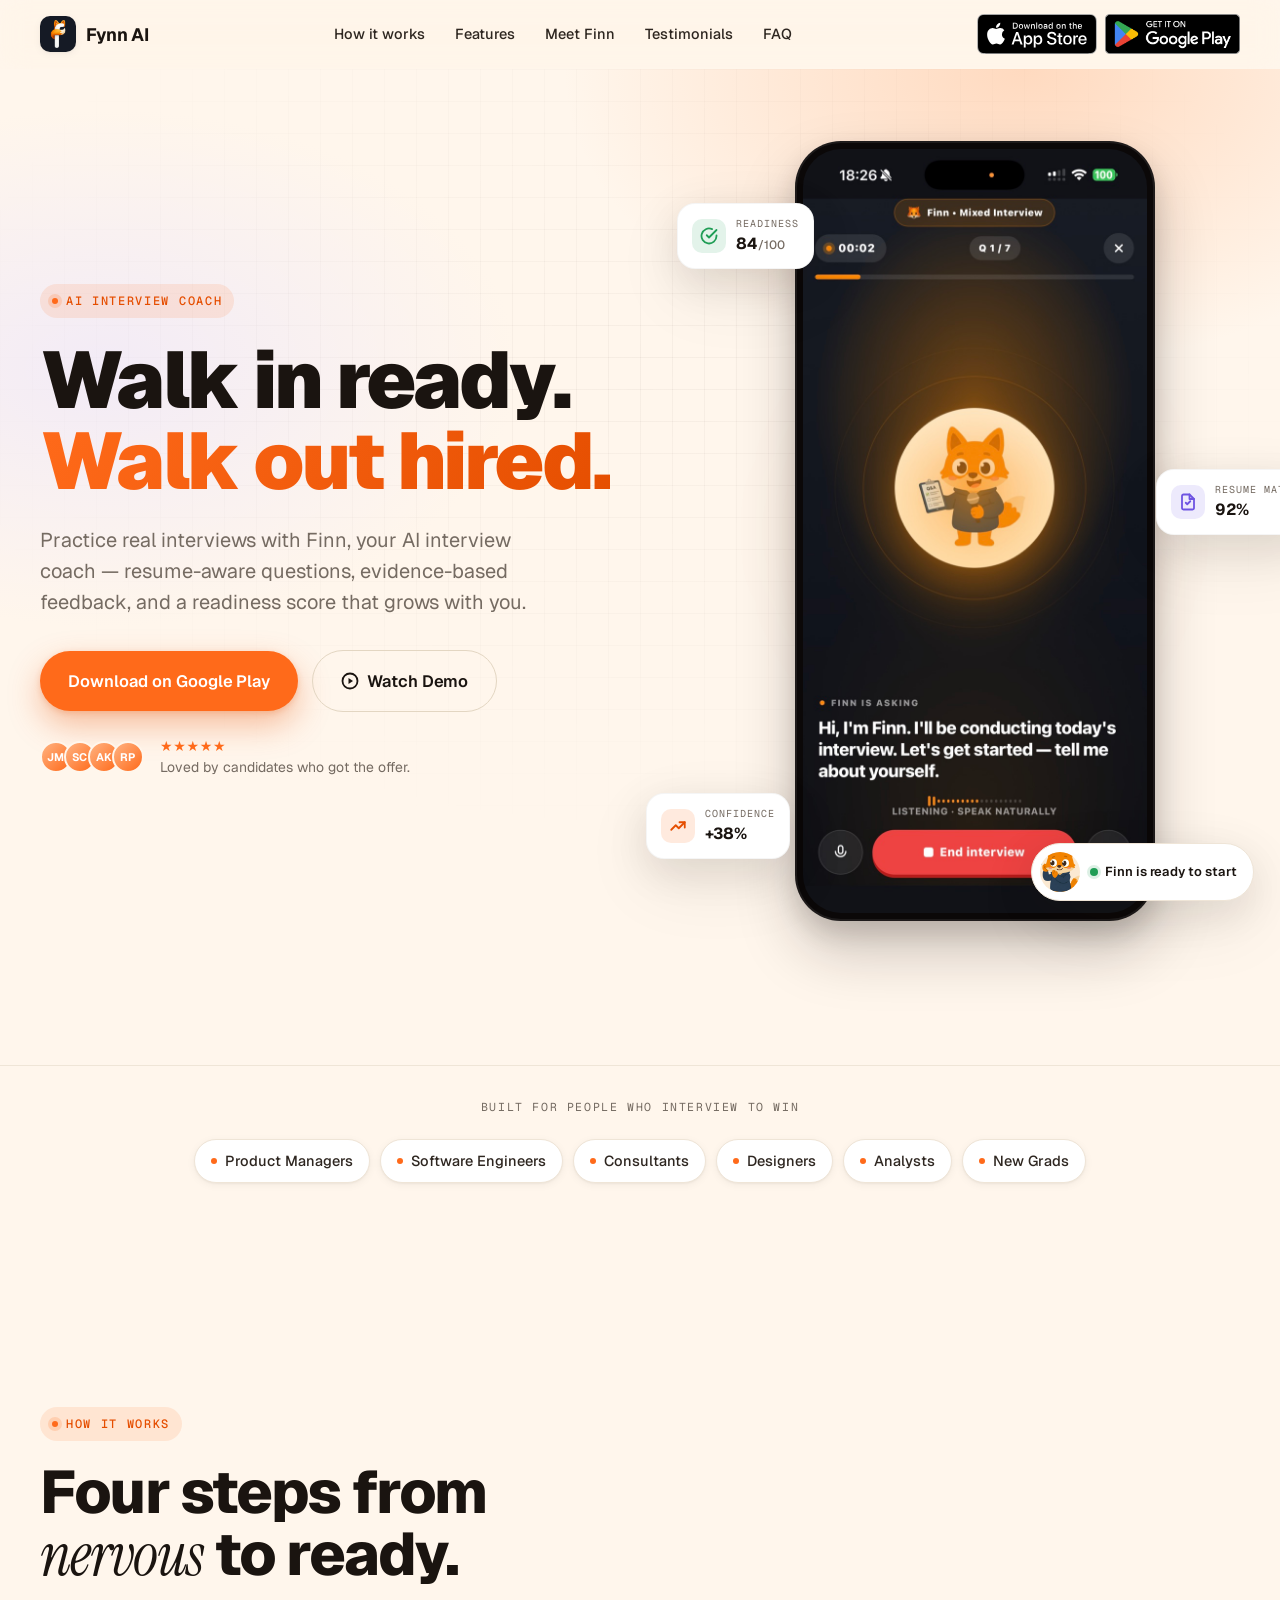
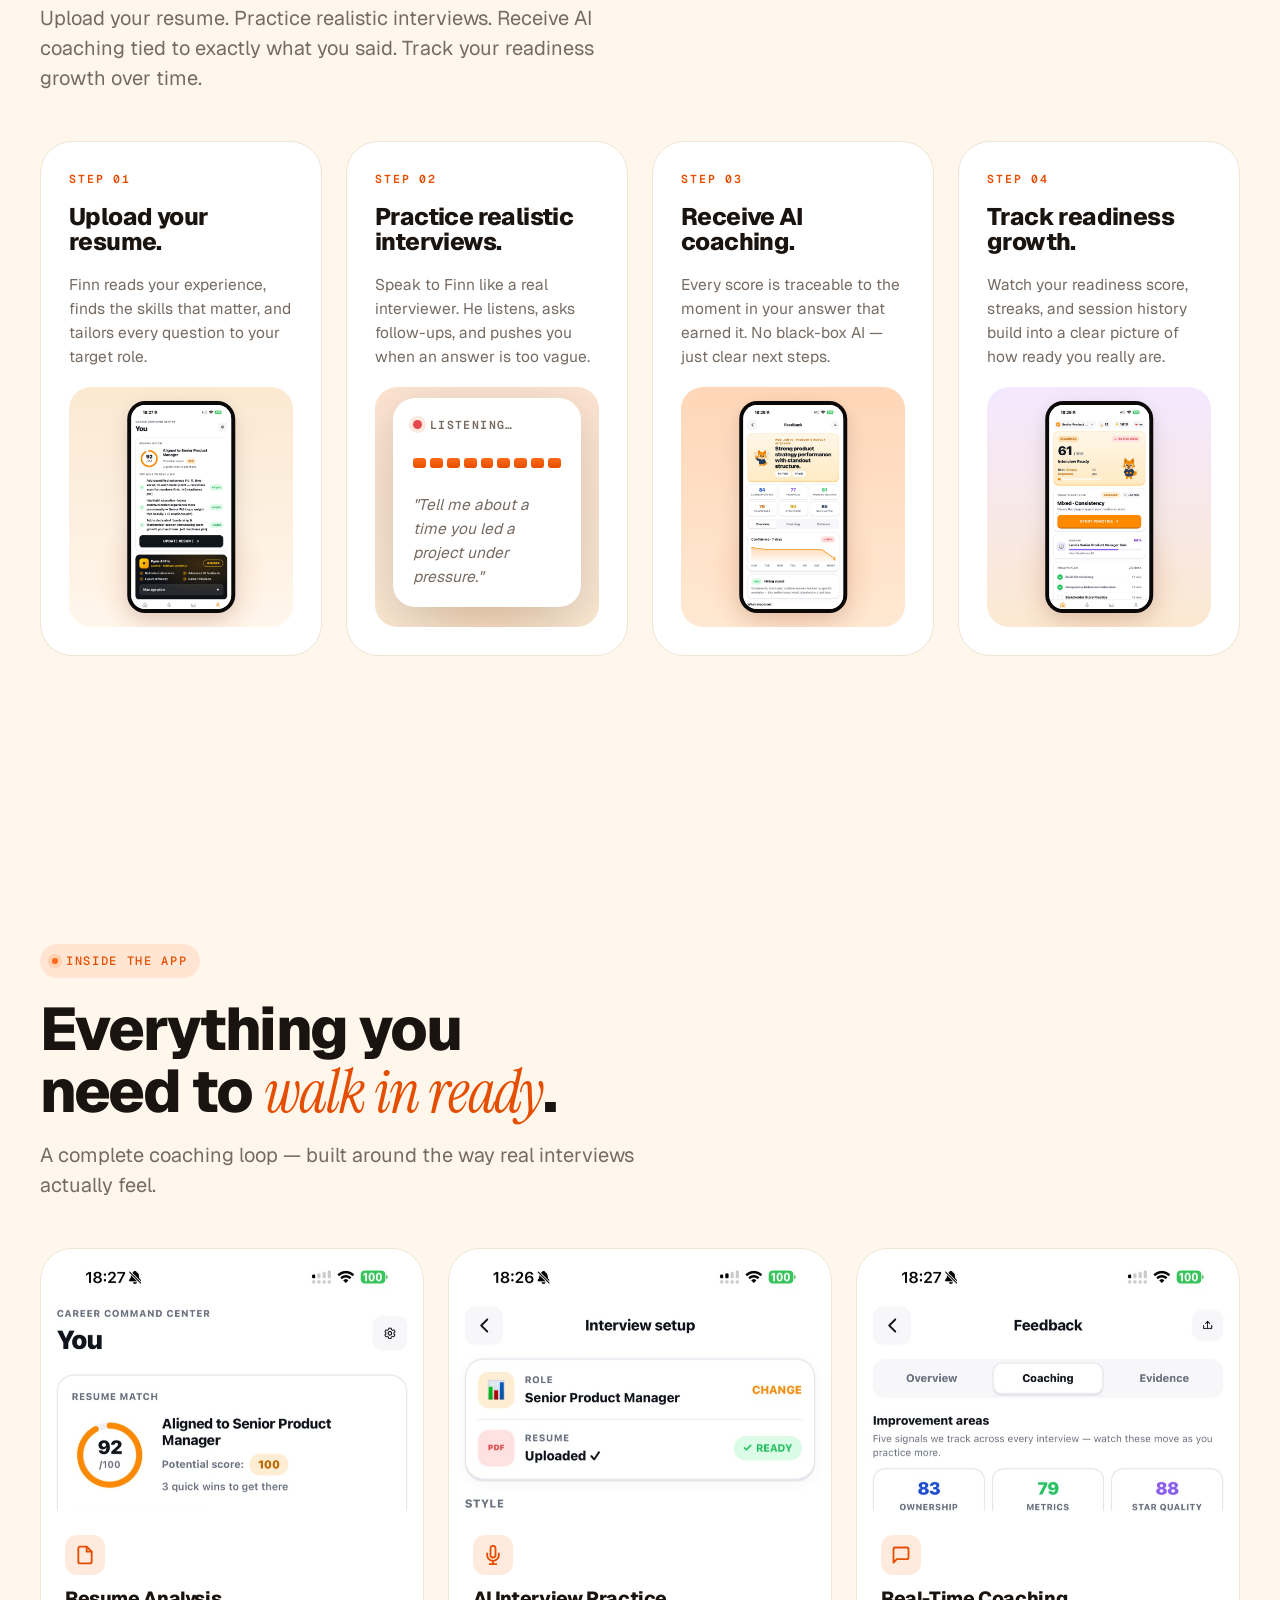
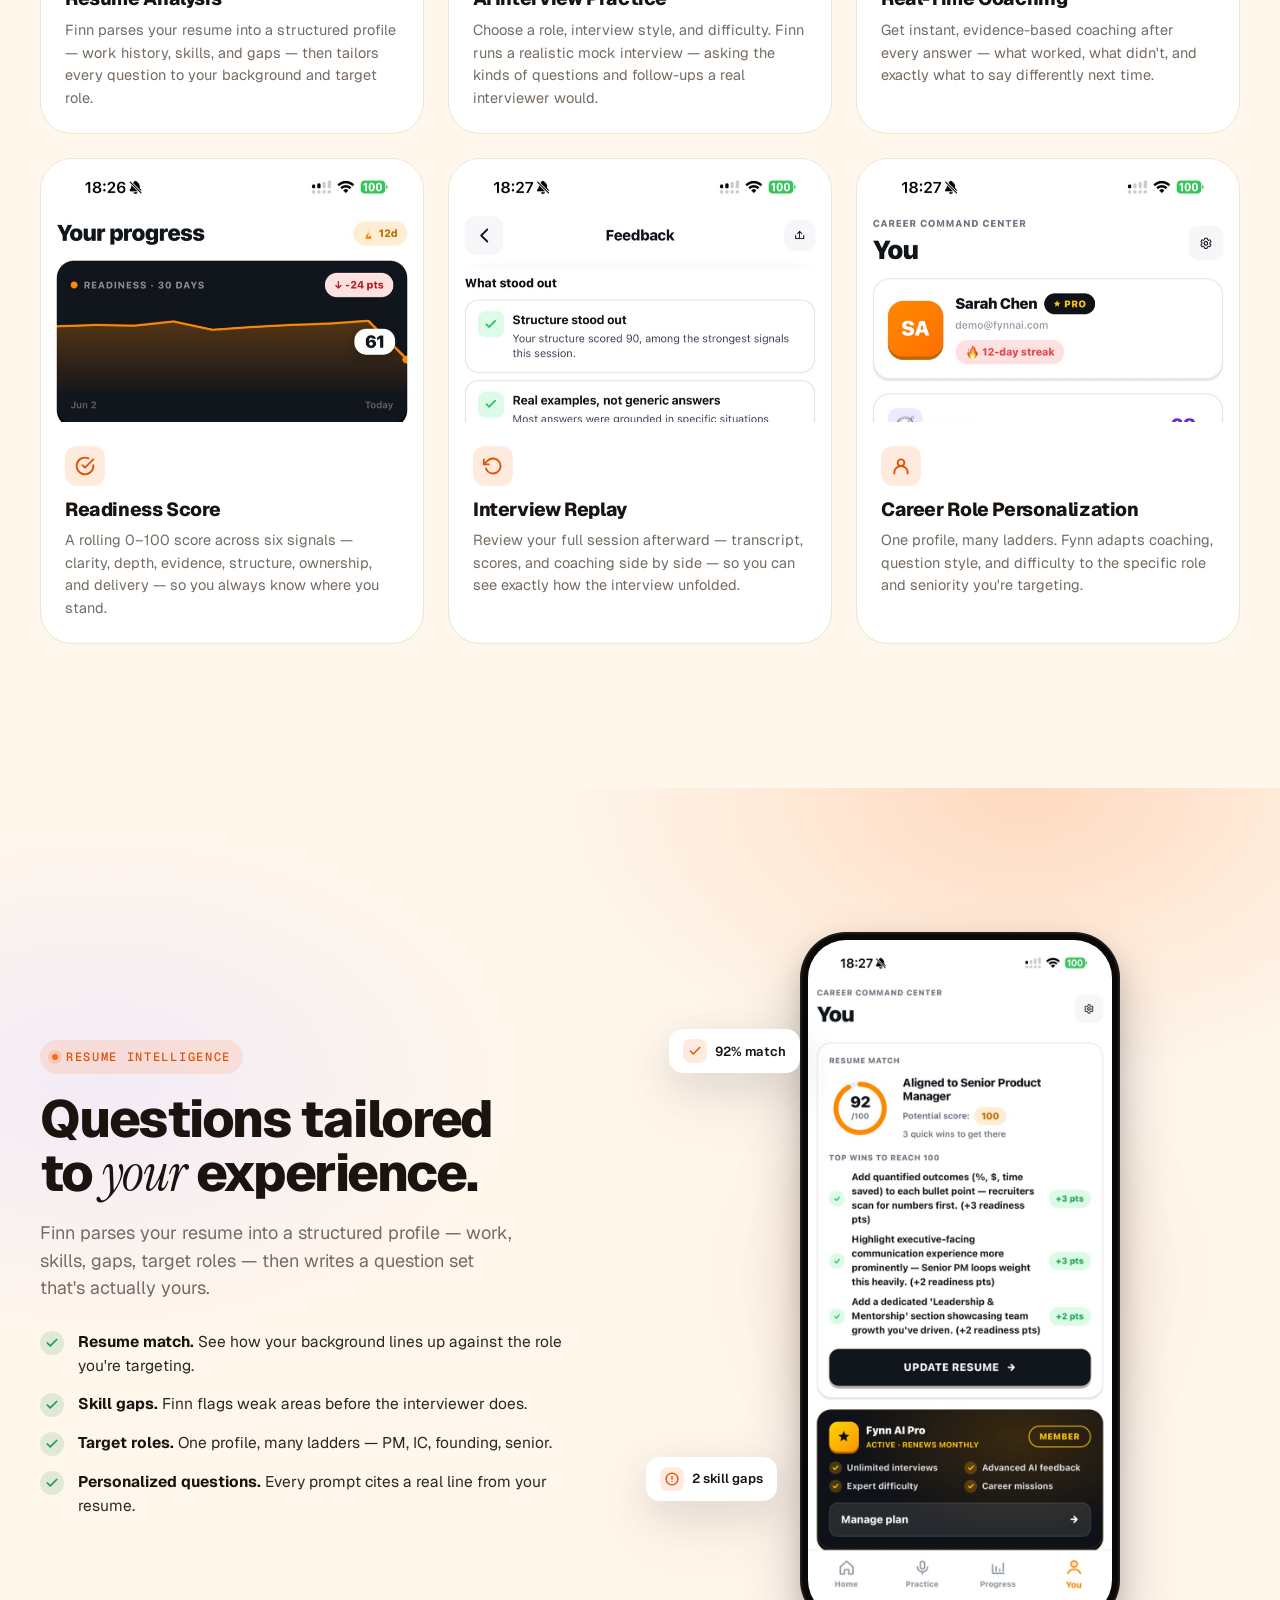
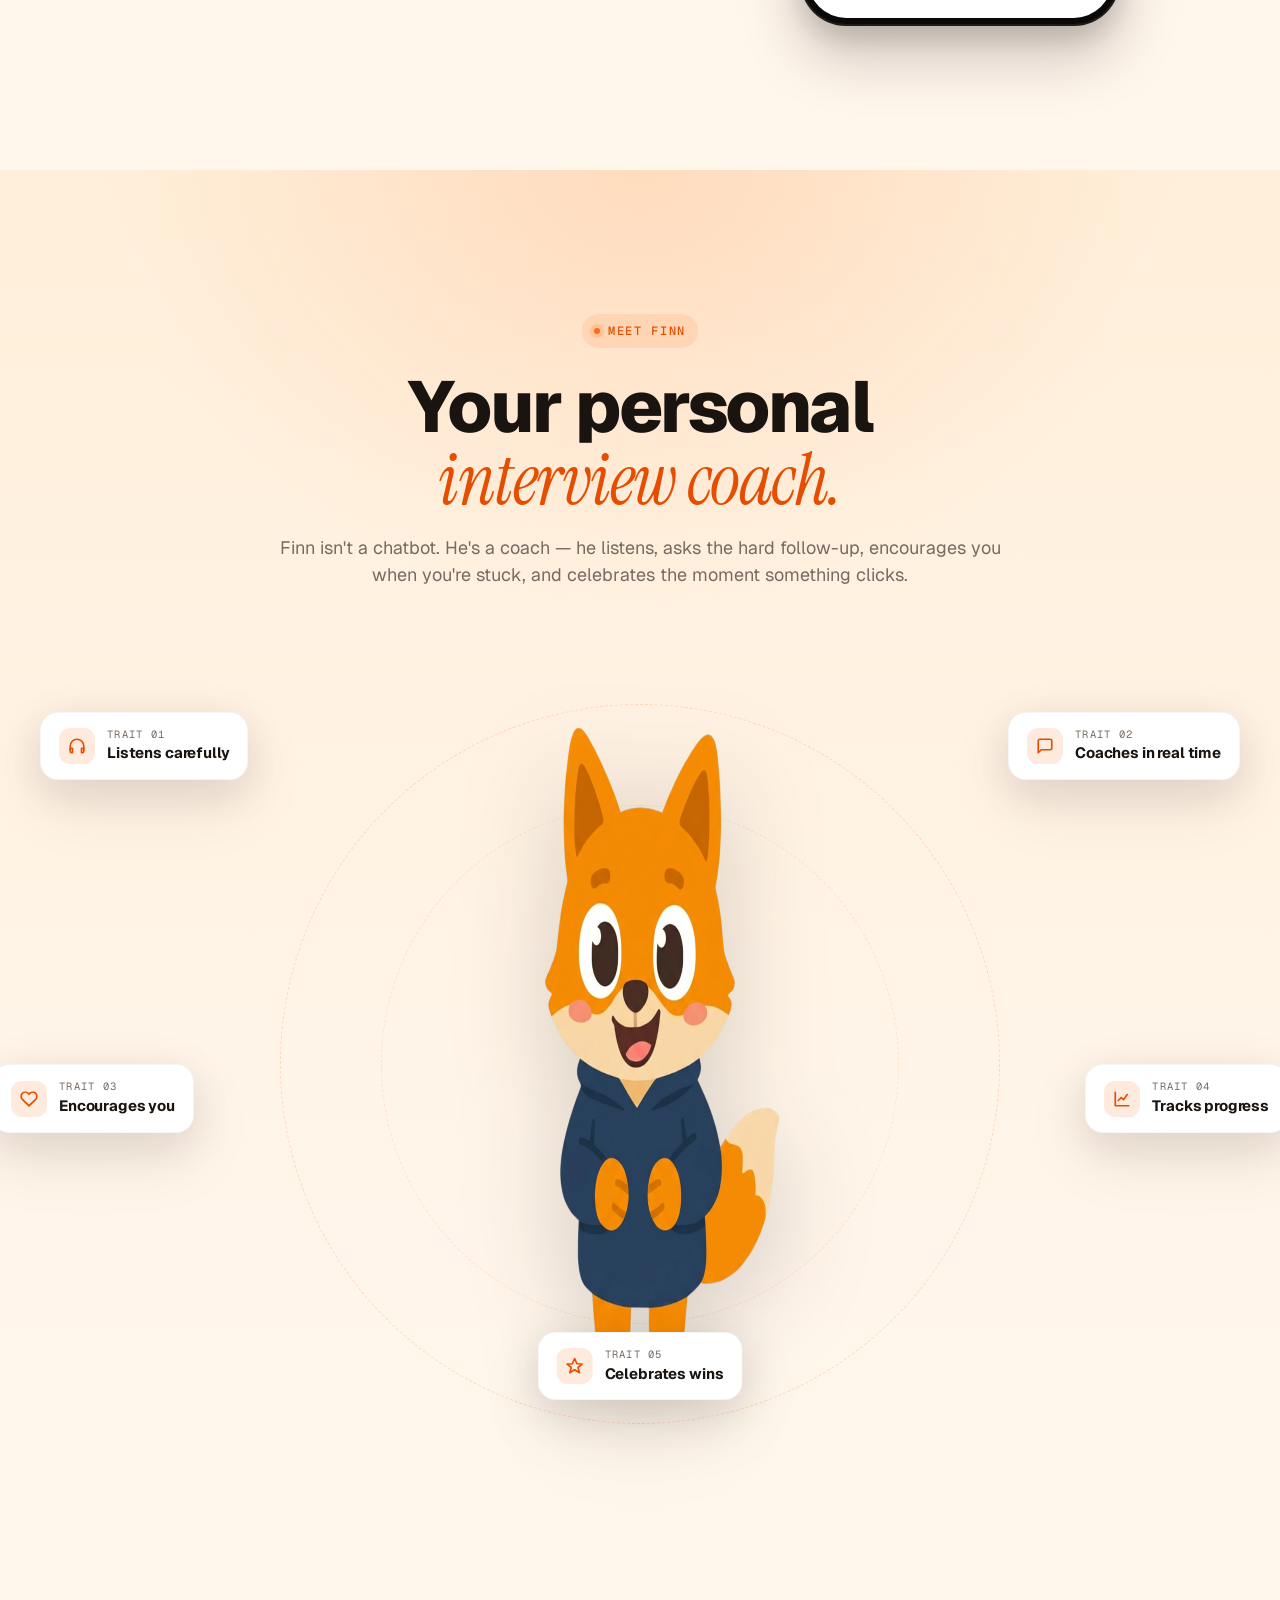
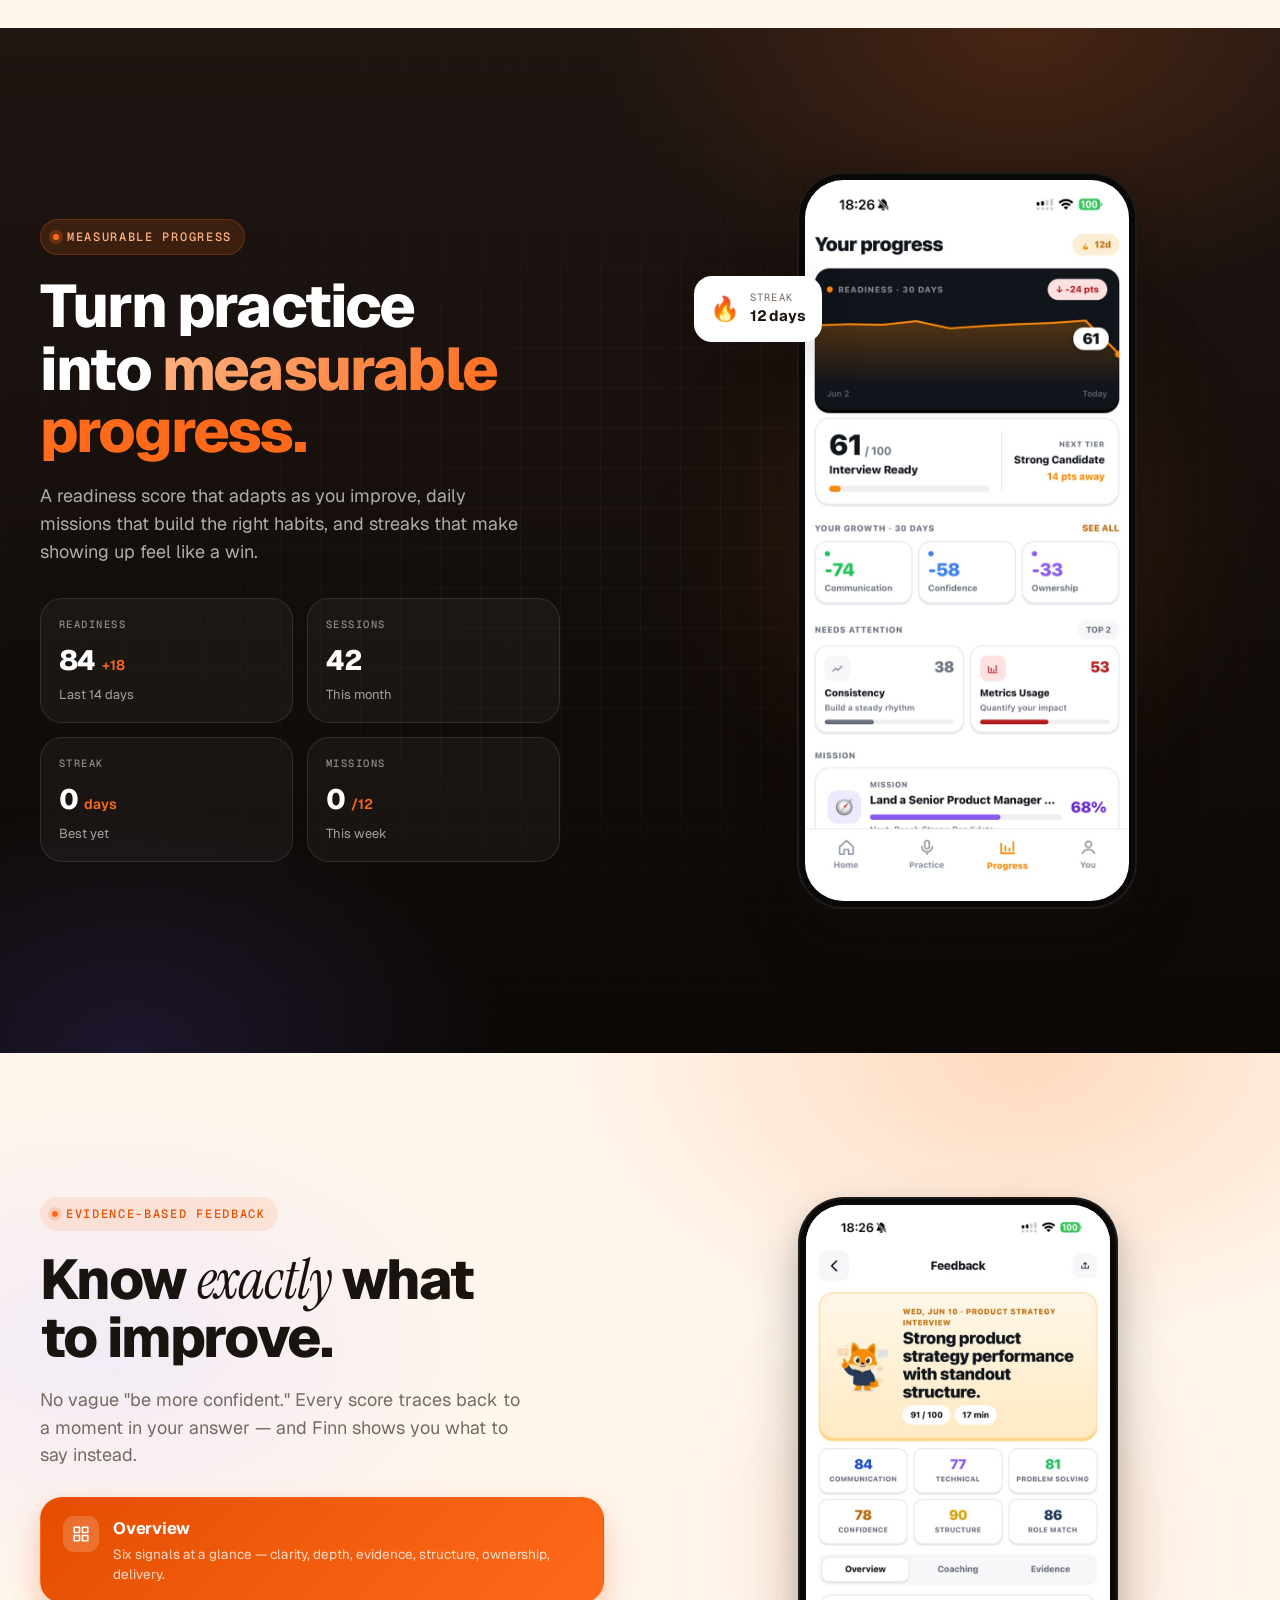
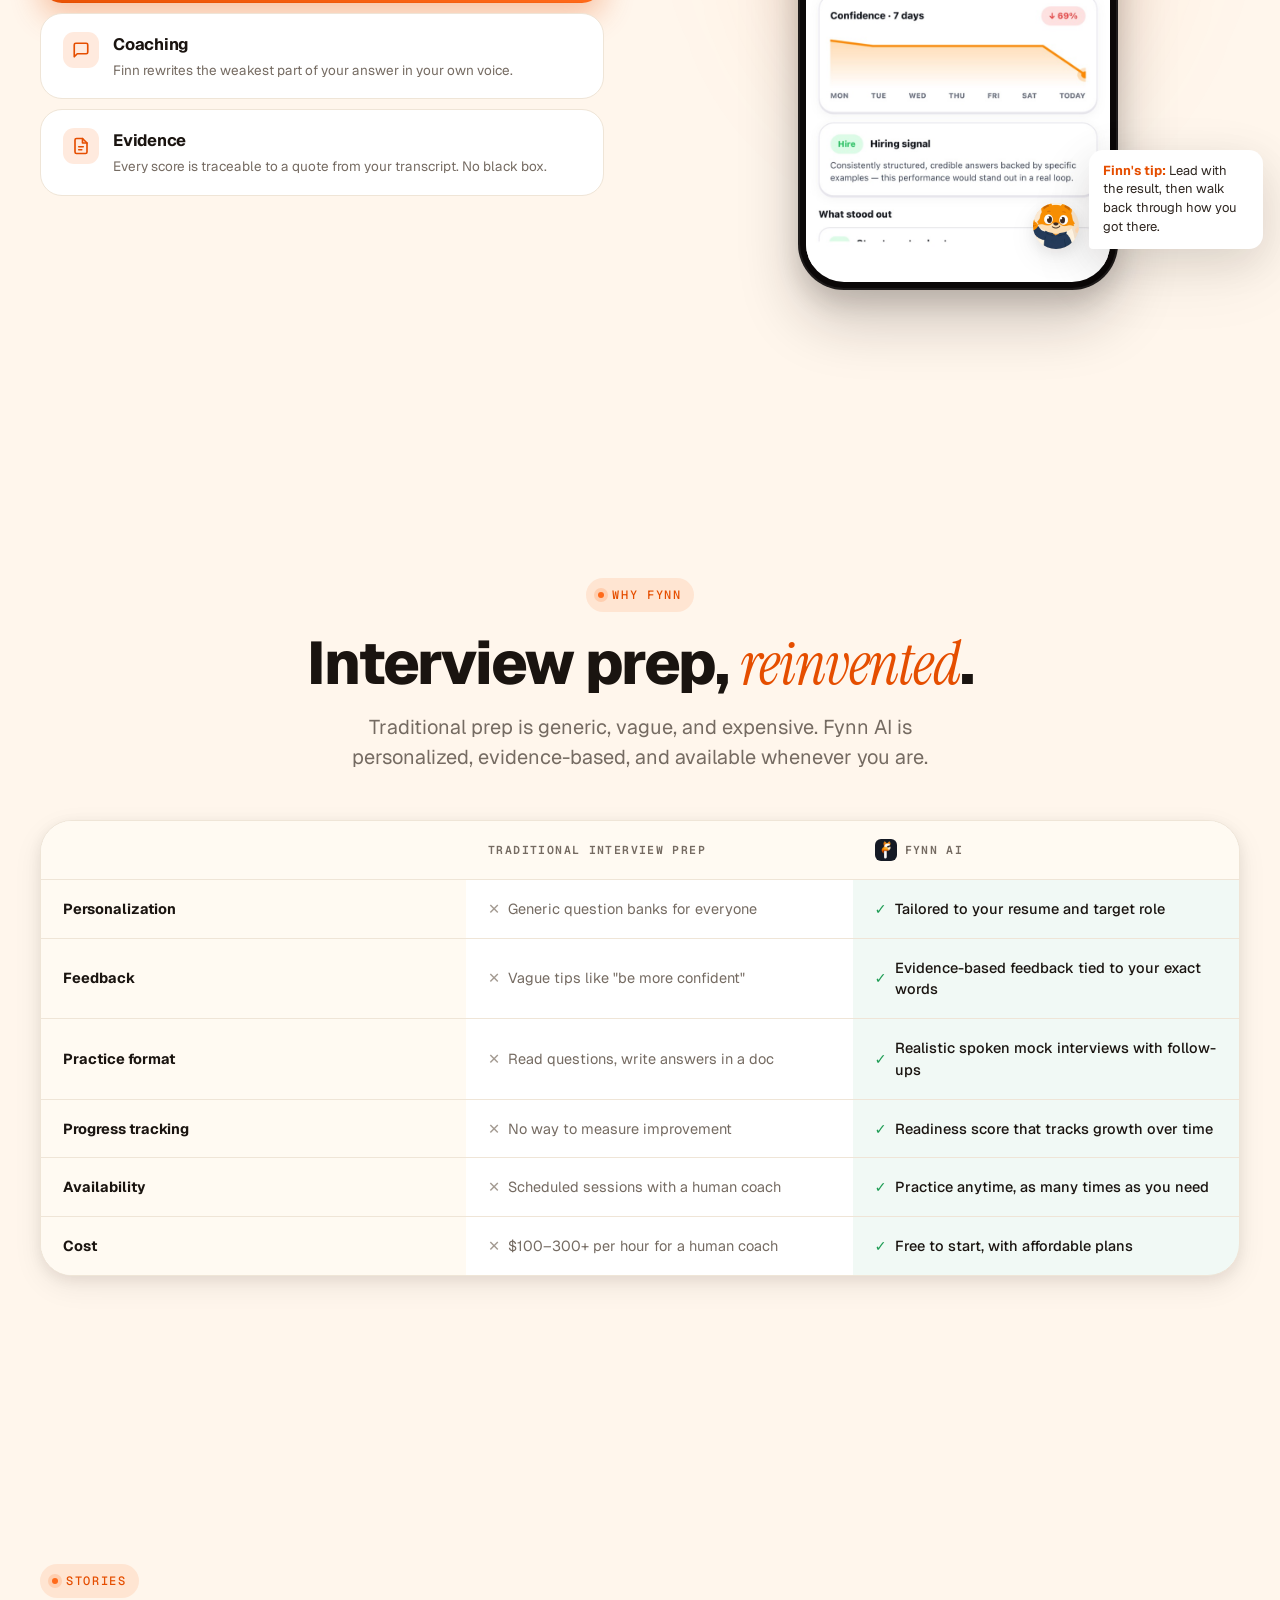
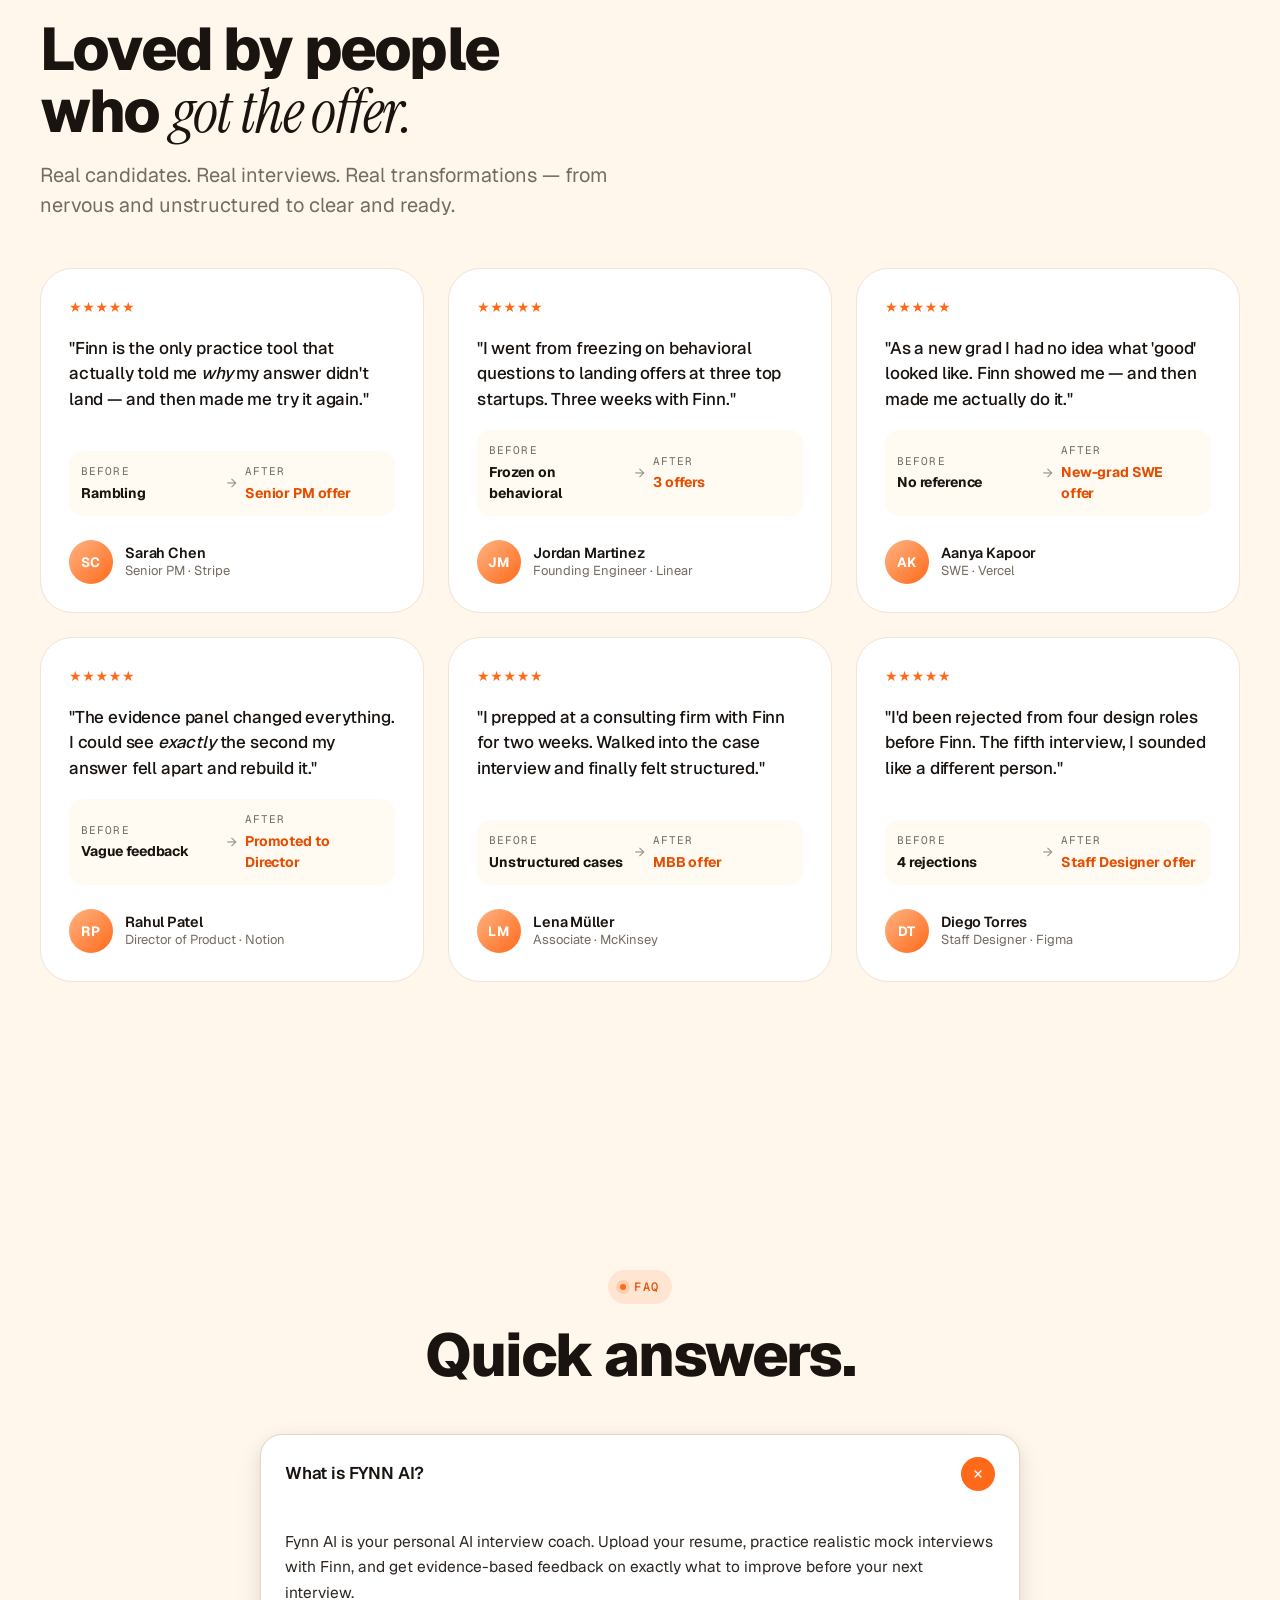
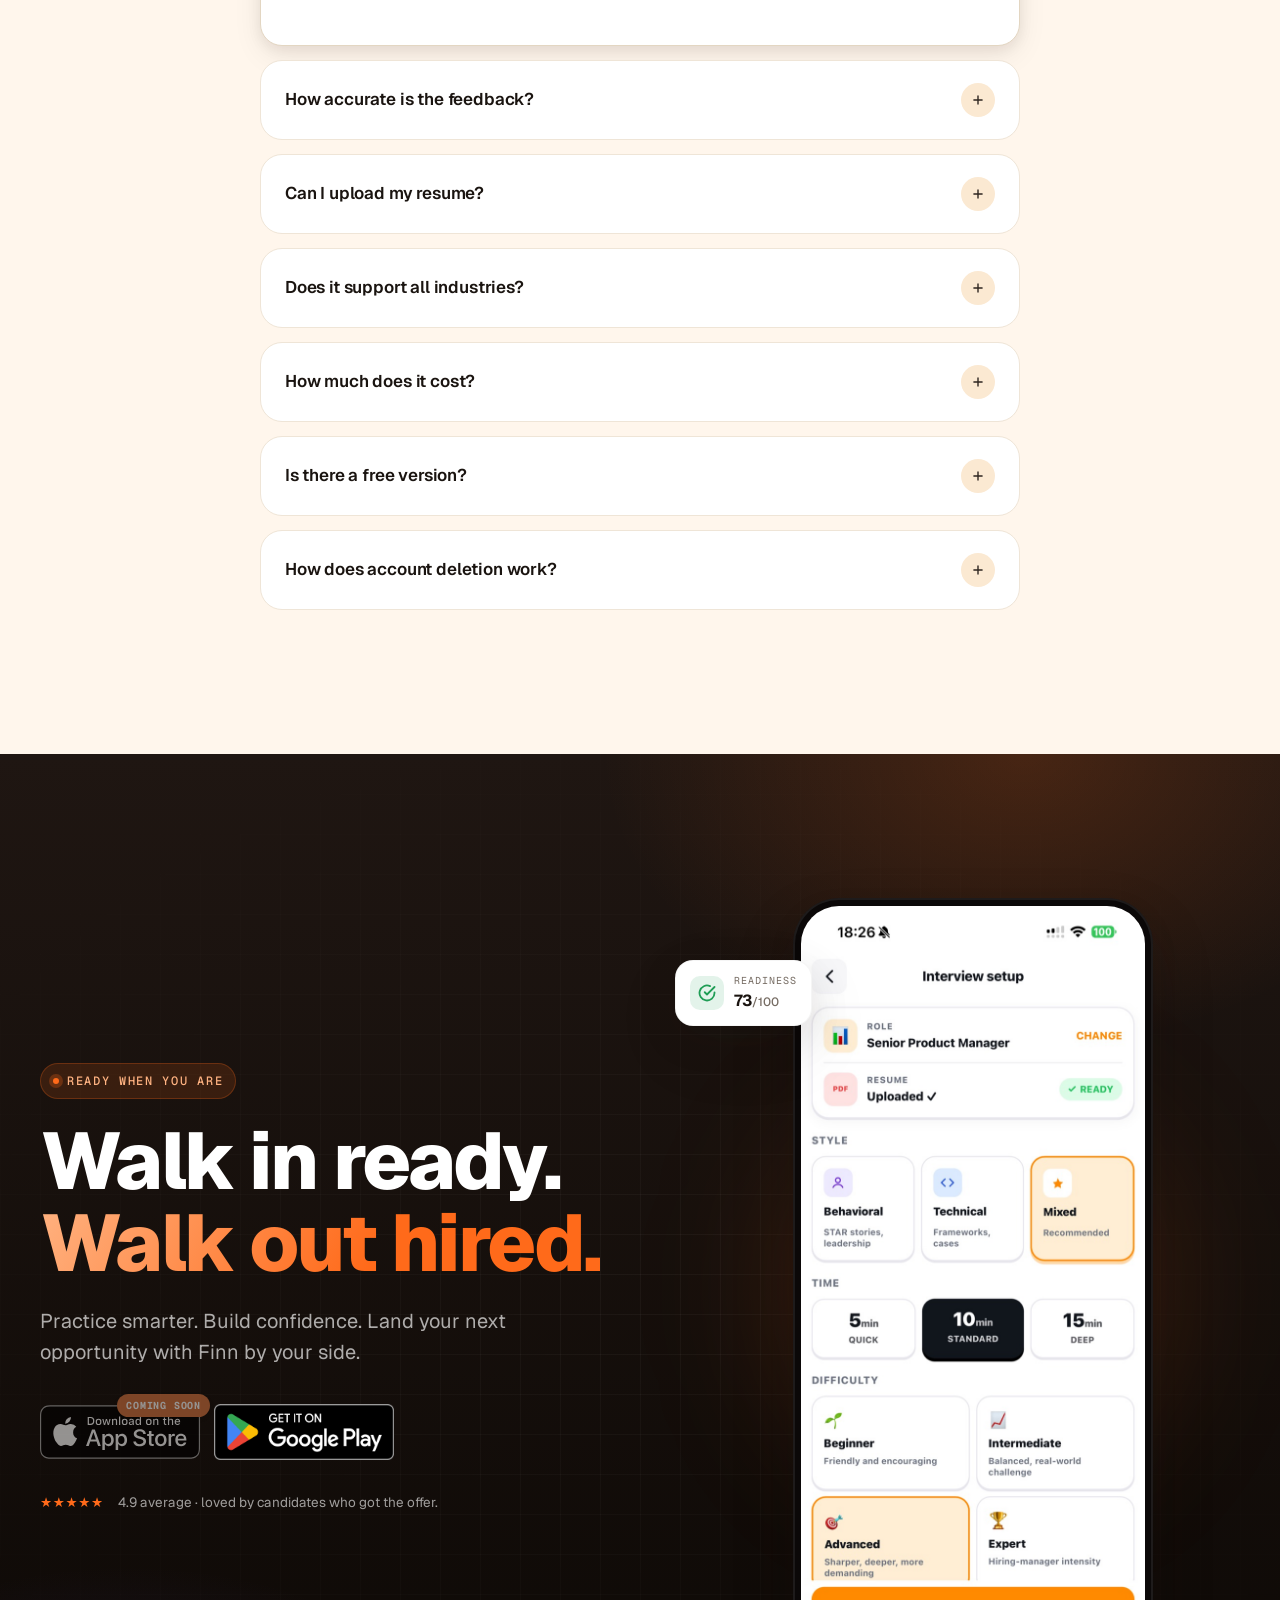
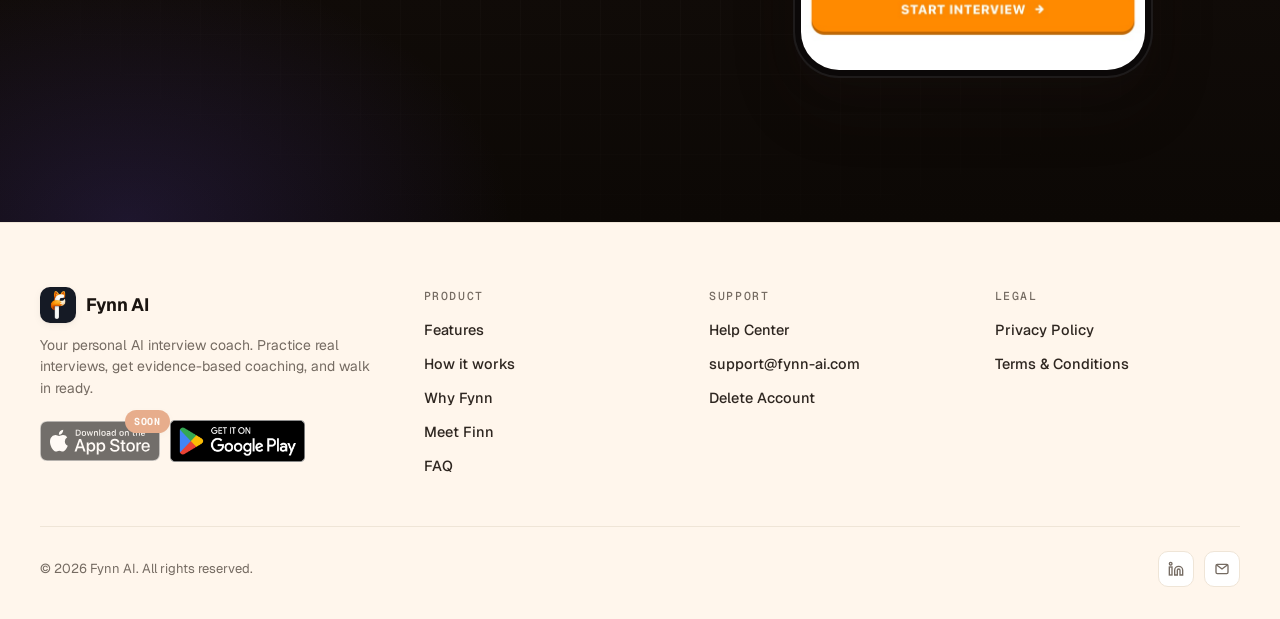
<file: index.html>
<!doctype html>
<html lang="en">
<head>
<meta charset="utf-8" />
<meta name="viewport" content="width=device-width,initial-scale=1,viewport-fit=cover" />
<title>Fynn AI — Walk in ready. Walk out hired. | AI Interview Coach</title>
<meta name="description" content="Practice real interviews with Finn, your AI interview coach. Upload your resume, get evidence-based coaching, and track your readiness score with Fynn AI." />
<meta name="theme-color" content="#FFF6EC" />
<link rel="canonical" href="https://fynn-ai.com/" />

<link rel="icon" href="/assets/favicon-32x32.png" type="image/png" sizes="32x32" />
<link rel="icon" href="/assets/favicon-16x16.png" type="image/png" sizes="16x16" />
<link rel="apple-touch-icon" href="/assets/apple-touch-icon.png" />
<link rel="manifest" href="/manifest.json" />

<meta property="og:type" content="website" />
<meta property="og:title" content="Fynn AI — Walk in ready. Walk out hired." />
<meta property="og:description" content="Practice real interviews with Finn, your AI interview coach. Resume analysis, real-time coaching, and a readiness score that tracks your growth." />
<meta property="og:site_name" content="Fynn AI" />
<meta property="og:url" content="https://fynn-ai.com/" />
<meta property="og:image" content="https://fynn-ai.com/assets/og-image.jpg" />
<meta property="og:image:width" content="1200" />
<meta property="og:image:height" content="630" />
<meta property="og:image:alt" content="Finn — the Fynn AI mascot" />

<meta name="twitter:card" content="summary_large_image" />
<meta name="twitter:title" content="Fynn AI — Walk in ready. Walk out hired." />
<meta name="twitter:description" content="Practice real interviews with Finn, your AI interview coach." />
<meta name="twitter:image" content="https://fynn-ai.com/assets/og-image.jpg" />

<link rel="preconnect" href="https://fonts.googleapis.com" />
<link rel="preconnect" href="https://fonts.gstatic.com" crossorigin />
<link href="https://fonts.googleapis.com/css2?family=Geist:wght@400;500;600;700;800;900&family=Geist+Mono:wght@400;500&family=Instrument+Serif:ital@0;1&display=swap" rel="stylesheet" />
<link rel="stylesheet" href="/assets/fynn.css" />

<script type="application/ld+json">
{
  "@context": "https://schema.org",
  "@type": "Organization",
  "name": "Fynn AI",
  "url": "https://fynn-ai.com/",
  "logo": "https://fynn-ai.com/assets/app-icon.png",
  "email": "support@fynn-ai.com",
  "description": "Fynn AI is an AI-powered interview coaching app that helps job seekers practice realistic mock interviews and receive evidence-based coaching."
}
</script>
<script type="application/ld+json">
{
  "@context": "https://schema.org",
  "@type": "SoftwareApplication",
  "name": "Fynn AI",
  "applicationCategory": "BusinessApplication",
  "operatingSystem": "Android, iOS",
  "url": "https://fynn-ai.com/",
  "image": "https://fynn-ai.com/assets/og-image.jpg",
  "description": "Practice real interviews with Finn, your AI interview coach. Get resume analysis, realistic mock interviews, real-time coaching, and a readiness score.",
  "offers": {
    "@type": "Offer",
    "price": "0",
    "priceCurrency": "USD",
    "category": "Free with optional in-app purchases"
  }
}
</script>
<script type="application/ld+json">
{
  "@context": "https://schema.org",
  "@type": "FAQPage",
  "mainEntity": [
    {
      "@type": "Question",
      "name": "What is FYNN AI?",
      "acceptedAnswer": {
        "@type": "Answer",
        "text": "Fynn AI is your personal AI interview coach. Upload your resume, practice realistic mock interviews with Finn, and get evidence-based feedback on exactly what to improve before your next interview."
      }
    },
    {
      "@type": "Question",
      "name": "How accurate is the feedback?",
      "acceptedAnswer": {
        "@type": "Answer",
        "text": "Finn's feedback is grounded in your actual transcript — every score on clarity, depth, evidence, structure, ownership, and delivery links back to the specific moment in your answer that earned it. It's a directional coaching signal designed to help you improve, not a guarantee of interview outcomes."
      }
    },
    {
      "@type": "Question",
      "name": "Can I upload my resume?",
      "acceptedAnswer": {
        "@type": "Answer",
        "text": "Yes. Upload a PDF or DOCX, paste your LinkedIn URL, or paste plain text. Finn parses your experience in seconds and tailors every practice question and coaching note to your background and target role."
      }
    },
    {
      "@type": "Question",
      "name": "Does it support all industries?",
      "acceptedAnswer": {
        "@type": "Answer",
        "text": "Fynn AI works for behavioral, technical, product, consulting, and case-style interviews across most industries and roles — from new-grad software engineering to senior product, design, and consulting positions. Coaching currently supports English, with more languages on the way."
      }
    },
    {
      "@type": "Question",
      "name": "How much does it cost?",
      "acceptedAnswer": {
        "@type": "Answer",
        "text": "Fynn AI offers a free plan to get started, plus optional paid plans with expanded practice sessions and coaching features. Pricing is shown in the app at checkout and is billed through the App Store or Google Play."
      }
    },
    {
      "@type": "Question",
      "name": "Is there a free version?",
      "acceptedAnswer": {
        "@type": "Answer",
        "text": "Yes — you can create an account, upload your resume, and practice interviews with Finn on the free plan. Paid plans unlock additional sessions and advanced coaching features."
      }
    },
    {
      "@type": "Question",
      "name": "How does account deletion work?",
      "acceptedAnswer": {
        "@type": "Answer",
        "text": "You can permanently delete your account and all associated data at any time from the Delete Account page, or by emailing support@fynn-ai.com with the subject \"Account Deletion Request\". Deletion is permanent — your profile, resume, history, recordings, and progress are removed within 30 days."
      }
    }
  ]
}
</script>
</head>
<body>

<!-- ═══════════════════════════════ NAV ═══════════════════════════════ -->
<header class="nav" id="nav">
  <div class="wrap nav-inner">
    <a class="brand" href="/#top">
      <div class="brand-mark" aria-hidden="true"></div>
      <div class="brand-name">Fynn AI</div>
    </a>

    <nav class="nav-links" aria-label="Primary">
      <a href="#how">How it works</a>
      <a href="#features">Features</a>
      <a href="#meet">Meet Finn</a>
      <a href="#testimonials">Testimonials</a>
      <a href="#faq">FAQ</a>
    </nav>

    <div class="nav-cta">
      <a class="nav-badge" href="#download" aria-label="Download on the App Store">
        <img src="/assets/appstore-badge.svg" alt="Download on the App Store" width="120" height="40" />
      </a>
      <a class="nav-badge gp" href="#download" aria-label="Get it on Google Play">
        <img src="/assets/googleplay-badge.png" alt="Get it on Google Play" width="135" height="40" />
      </a>
      <button class="menu-btn" id="menuBtn" aria-label="Open menu" aria-expanded="false">
        <svg viewBox="0 0 24 24" width="20" height="20" fill="none" stroke="currentColor" stroke-width="2" stroke-linecap="round"><path d="M3 6h18"/><path d="M3 12h18"/><path d="M3 18h18"/></svg>
      </button>
    </div>
  </div>
  <div class="mobile-menu" id="mobileMenu">
    <a href="#how">How it works</a>
    <a href="#features">Features</a>
    <a href="#meet">Meet Finn</a>
    <a href="#testimonials">Testimonials</a>
    <a href="#faq">FAQ</a>
    <div class="mob-cta">
      <a href="#download"><img src="/assets/appstore-badge.svg" alt="Download on the App Store" width="120" height="40" /></a>
      <a href="#download"><img src="/assets/googleplay-badge.png" alt="Get it on Google Play" width="135" height="40" /></a>
    </div>
  </div>
</header>

<!-- ═══════════════════════════════ HERO ═══════════════════════════════ -->
<section class="hero" id="top">
  <div class="bg-paint" aria-hidden="true"></div>
  <div class="bg-grid" aria-hidden="true"></div>

  <div class="wrap hero-inner">
    <div class="hero-copy">
      <span class="eyebrow reveal"><span class="dot"></span> AI interview coach</span>
      <h1 class="hero-h1 reveal delay-1">
        Walk in ready. <span class="accent">Walk out hired.</span>
      </h1>
      <p class="hero-sub reveal delay-2">
        Practice real interviews with Finn, your AI interview coach — resume-aware questions, evidence-based feedback, and a readiness score that grows with you.
      </p>

      <div class="hero-ctas reveal delay-3">
        <div class="store-row">
          <a class="btn btn-primary btn-lg" href="#download">Download on Google Play</a>
          <a class="btn btn-ghost btn-lg" href="#features">
            <svg viewBox="0 0 24 24" width="18" height="18" fill="none" stroke="currentColor" stroke-width="2.4" stroke-linecap="round" stroke-linejoin="round"><circle cx="12" cy="12" r="10"/><polygon points="10 8 16 12 10 16" fill="currentColor" stroke="none"/></svg>
            Watch Demo
          </a>
        </div>
      </div>

      <div class="hero-trust reveal delay-4">
        <div class="hero-avatars" aria-hidden="true">
          <span>JM</span><span>SC</span><span>AK</span><span>RP</span>
        </div>
        <div>
          <div class="stars">★★★★★</div>
          <div>Loved by candidates who got the offer.</div>
        </div>
      </div>
    </div>

    <div class="hero-stage reveal delay-2">
      <div class="hero-halo" aria-hidden="true"></div>

      <div class="phone-shell">
        <div class="phone-screen">
          <img src="/assets/interview-screen.jpg" alt="Fynn AI interview screen — practice in progress with Finn" width="720" height="1564" fetchpriority="high" />
        </div>
      </div>

      <!-- Floating cards -->
      <div class="float-card fc-readiness" aria-hidden="true">
        <div class="ic">
          <svg viewBox="0 0 24 24" fill="none" stroke="currentColor" stroke-width="2.4" stroke-linecap="round" stroke-linejoin="round"><path d="M22 11.08V12a10 10 0 1 1-5.93-9.14"/><polyline points="22 4 12 14.01 9 11.01"/></svg>
        </div>
        <div>
          <div class="k">Readiness</div>
          <div class="v"><span class="counter" data-to="84">0</span><span style="font-size:12px; color:var(--mute); font-weight:500;">/100</span></div>
        </div>
      </div>

      <div class="float-card fc-resume" aria-hidden="true">
        <div class="ic">
          <svg viewBox="0 0 24 24" fill="none" stroke="currentColor" stroke-width="2.4" stroke-linecap="round" stroke-linejoin="round"><path d="M14 2H6a2 2 0 0 0-2 2v16a2 2 0 0 0 2 2h12a2 2 0 0 0 2-2V8z"/><polyline points="14 2 14 8 20 8"/><path d="M9 13l2 2 4-4"/></svg>
        </div>
        <div>
          <div class="k">Resume Match</div>
          <div class="v"><span class="counter" data-to="92">0</span>%</div>
        </div>
      </div>

      <div class="float-card fc-confidence" aria-hidden="true">
        <div class="ic">
          <svg viewBox="0 0 24 24" fill="none" stroke="currentColor" stroke-width="2.4" stroke-linecap="round" stroke-linejoin="round"><polyline points="3 17 9 11 13 15 21 7"/><polyline points="14 7 21 7 21 14"/></svg>
        </div>
        <div>
          <div class="k">Confidence</div>
          <div class="v">+<span class="counter" data-to="38">0</span>%</div>
        </div>
      </div>

      <!-- Finn avatar badge -->
      <div class="hero-finn-badge" aria-hidden="true">
        <span class="hero-finn-avatar">
          <img src="/assets/fynn-listening.png" alt="" width="120" height="120" loading="lazy" decoding="async" />
        </span>
        <span class="hero-finn-label"><span class="dot"></span> Finn is ready to start</span>
      </div>
    </div>
  </div>
</section>

<!-- ═══════════════════════════════ TRUST BAR ═══════════════════════════════ -->
<section class="trust-bar">
  <div class="wrap trust-bar-inner">
    <div class="trust-tag reveal">Built for people who interview to win</div>
    <div class="role-chips reveal delay-1">
      <span class="role-chip"><span class="dot"></span> Product Managers</span>
      <span class="role-chip"><span class="dot"></span> Software Engineers</span>
      <span class="role-chip"><span class="dot"></span> Consultants</span>
      <span class="role-chip"><span class="dot"></span> Designers</span>
      <span class="role-chip"><span class="dot"></span> Analysts</span>
      <span class="role-chip"><span class="dot"></span> New Grads</span>
    </div>
  </div>
</section>

<!-- ═══════════════════════════════ HOW IT WORKS ═══════════════════════════════ -->
<section id="how">
  <div class="wrap">
    <div class="sec-head reveal">
      <span class="eyebrow"><span class="dot"></span> How it works</span>
      <h2>Four steps from <span class="serif">nervous</span> to ready.</h2>
      <p>Upload your resume. Practice realistic interviews. Receive AI coaching tied to exactly what you said. Track your readiness growth over time.</p>
    </div>

    <div class="steps-grid">

      <div class="step-card step-1 reveal">
        <div class="step-num">Step 01</div>
        <h3>Upload your resume.</h3>
        <p>Finn reads your experience, finds the skills that matter, and tailors every question to your target role.</p>
        <div class="step-visual">
          <div class="mini-phone">
            <div class="mini-phone-screen">
              <img src="/assets/resume-analysis-screen.jpg" alt="Resume analysis screen" width="720" height="1564" loading="lazy" decoding="async" />
            </div>
          </div>
        </div>
      </div>

      <div class="step-card step-2 reveal delay-1">
        <div class="step-num">Step 02</div>
        <h3>Practice realistic interviews.</h3>
        <p>Speak to Finn like a real interviewer. He listens, asks follow-ups, and pushes you when an answer is too vague.</p>
        <div class="step-visual voice-visual">
          <div class="voice-card">
            <div class="voice-row">
              <span class="voice-dot" aria-hidden="true"></span>
              <span class="voice-status">Listening…</span>
            </div>
            <div class="voice-waveform" aria-hidden="true">
              <span></span><span></span><span></span><span></span><span></span><span></span><span></span><span></span><span></span>
            </div>
            <p class="voice-transcript">"Tell me about a time you led a project under pressure."</p>
          </div>
        </div>
      </div>

      <div class="step-card step-3 reveal delay-2">
        <div class="step-num">Step 03</div>
        <h3>Receive AI coaching.</h3>
        <p>Every score is traceable to the moment in your answer that earned it. No black-box AI — just clear next steps.</p>
        <div class="step-visual">
          <div class="mini-phone">
            <div class="mini-phone-screen">
              <img src="/assets/feedback-overview-screen.jpg" alt="Feedback overview" width="720" height="1564" loading="lazy" decoding="async" />
            </div>
          </div>
        </div>
      </div>

      <div class="step-card step-4 reveal delay-3">
        <div class="step-num">Step 04</div>
        <h3>Track readiness growth.</h3>
        <p>Watch your readiness score, streaks, and session history build into a clear picture of how ready you really are.</p>
        <div class="step-visual">
          <div class="mini-phone">
            <div class="mini-phone-screen">
              <img src="/assets/home-screen.jpg" alt="Home screen with daily plan and readiness score" width="720" height="1564" loading="lazy" decoding="async" />
            </div>
          </div>
        </div>
      </div>

    </div>
  </div>
</section>

<!-- ═══════════════════════════════ FEATURE SHOWCASE ═══════════════════════════════ -->
<section id="features">
  <div class="wrap">
    <div class="sec-head reveal">
      <span class="eyebrow"><span class="dot"></span> Inside the app</span>
      <h2>Everything you need to <span class="serif accent">walk in ready</span>.</h2>
      <p>A complete coaching loop — built around the way real interviews actually feel.</p>
    </div>

    <div class="feature-grid">

      <div class="feature-card reveal">
        <div class="feature-shot">
          <img src="/assets/resume-analysis-screen.jpg" alt="Resume analysis screen showing skill match and gaps" width="720" height="1564" loading="lazy" decoding="async" />
        </div>
        <div class="feature-body">
          <div class="feature-ic"><svg viewBox="0 0 24 24" fill="none" stroke="currentColor" stroke-width="2.2" stroke-linecap="round" stroke-linejoin="round"><path d="M14 2H6a2 2 0 0 0-2 2v16a2 2 0 0 0 2 2h12a2 2 0 0 0 2-2V8z"/><polyline points="14 2 14 8 20 8"/></svg></div>
          <h3>Resume Analysis</h3>
          <p>Finn parses your resume into a structured profile — work history, skills, and gaps — then tailors every question to your background and target role.</p>
        </div>
      </div>

      <div class="feature-card reveal delay-1">
        <div class="feature-shot">
          <img src="/assets/interview-setup-screen.jpg" alt="Interview setup screen — choose role, style, and difficulty" width="720" height="1564" loading="lazy" decoding="async" />
        </div>
        <div class="feature-body">
          <div class="feature-ic"><svg viewBox="0 0 24 24" fill="none" stroke="currentColor" stroke-width="2.2" stroke-linecap="round" stroke-linejoin="round"><path d="M12 1a3 3 0 0 0-3 3v8a3 3 0 0 0 6 0V4a3 3 0 0 0-3-3z"/><path d="M19 10v2a7 7 0 0 1-14 0v-2"/><line x1="12" y1="19" x2="12" y2="23"/><line x1="8" y1="23" x2="16" y2="23"/></svg></div>
          <h3>AI Interview Practice</h3>
          <p>Choose a role, interview style, and difficulty. Finn runs a realistic mock interview — asking the kinds of questions and follow-ups a real interviewer would.</p>
        </div>
      </div>

      <div class="feature-card reveal delay-2">
        <div class="feature-shot">
          <img src="/assets/feedback-coaching-screen.jpg" alt="Real-time coaching screen with rewritten answer" width="720" height="1564" loading="lazy" decoding="async" />
        </div>
        <div class="feature-body">
          <div class="feature-ic"><svg viewBox="0 0 24 24" fill="none" stroke="currentColor" stroke-width="2.2" stroke-linecap="round" stroke-linejoin="round"><path d="M21 15a2 2 0 0 1-2 2H7l-4 4V5a2 2 0 0 1 2-2h14a2 2 0 0 1 2 2z"/></svg></div>
          <h3>Real-Time Coaching</h3>
          <p>Get instant, evidence-based coaching after every answer — what worked, what didn't, and exactly what to say differently next time.</p>
        </div>
      </div>

      <div class="feature-card reveal">
        <div class="feature-shot">
          <img src="/assets/progress-screen.jpg" alt="Progress screen showing readiness score and streaks" width="720" height="1564" loading="lazy" decoding="async" />
        </div>
        <div class="feature-body">
          <div class="feature-ic"><svg viewBox="0 0 24 24" fill="none" stroke="currentColor" stroke-width="2.2" stroke-linecap="round" stroke-linejoin="round"><path d="M22 11.08V12a10 10 0 1 1-5.93-9.14"/><polyline points="22 4 12 14.01 9 11.01"/></svg></div>
          <h3>Readiness Score</h3>
          <p>A rolling 0–100 score across six signals — clarity, depth, evidence, structure, ownership, and delivery — so you always know where you stand.</p>
        </div>
      </div>

      <div class="feature-card reveal delay-1">
        <div class="feature-shot">
          <img src="/assets/feedback-overview-screen2.jpg" alt="Interview replay screen with transcript and scores" width="720" height="1564" loading="lazy" decoding="async" />
        </div>
        <div class="feature-body">
          <div class="feature-ic"><svg viewBox="0 0 24 24" fill="none" stroke="currentColor" stroke-width="2.2" stroke-linecap="round" stroke-linejoin="round"><polyline points="1 4 1 10 7 10"/><path d="M3.51 15a9 9 0 1 0 2.13-9.36L1 10"/></svg></div>
          <h3>Interview Replay</h3>
          <p>Review your full session afterward — transcript, scores, and coaching side by side — so you can see exactly how the interview unfolded.</p>
        </div>
      </div>

      <div class="feature-card reveal delay-2">
        <div class="feature-shot">
          <img src="/assets/yourself-screen.jpg" alt="Profile screen with target role and career preferences" width="720" height="1564" loading="lazy" decoding="async" />
        </div>
        <div class="feature-body">
          <div class="feature-ic"><svg viewBox="0 0 24 24" fill="none" stroke="currentColor" stroke-width="2.2" stroke-linecap="round" stroke-linejoin="round"><circle cx="12" cy="8" r="4"/><path d="M4 21v-1a8 8 0 0 1 16 0v1"/></svg></div>
          <h3>Career Role Personalization</h3>
          <p>One profile, many ladders. Fynn adapts coaching, question style, and difficulty to the specific role and seniority you're targeting.</p>
        </div>
      </div>

    </div>
  </div>
</section>

<!-- ═══════════════════════════════ RESUME INTELLIGENCE ═══════════════════════════════ -->
<section id="resume-intel">
  <div class="bg-paint" aria-hidden="true"></div>

  <div class="wrap" style="position:relative; z-index:1;">
    <div class="split">
      <div class="split-copy reveal">
        <span class="eyebrow"><span class="dot"></span> Resume intelligence</span>
        <h2 style="margin-top:18px;">Questions tailored to <span class="serif">your</span> experience.</h2>
        <p class="lead">Finn parses your resume into a structured profile — work, skills, gaps, target roles — then writes a question set that's actually yours.</p>

        <ul class="feat-list">
          <li>
            <span class="check"><svg viewBox="0 0 24 24" fill="none" stroke="currentColor" stroke-width="3" stroke-linecap="round" stroke-linejoin="round"><polyline points="20 6 9 17 4 12"/></svg></span>
            <span><strong>Resume match.</strong> See how your background lines up against the role you're targeting.</span>
          </li>
          <li>
            <span class="check"><svg viewBox="0 0 24 24" fill="none" stroke="currentColor" stroke-width="3" stroke-linecap="round" stroke-linejoin="round"><polyline points="20 6 9 17 4 12"/></svg></span>
            <span><strong>Skill gaps.</strong> Finn flags weak areas before the interviewer does.</span>
          </li>
          <li>
            <span class="check"><svg viewBox="0 0 24 24" fill="none" stroke="currentColor" stroke-width="3" stroke-linecap="round" stroke-linejoin="round"><polyline points="20 6 9 17 4 12"/></svg></span>
            <span><strong>Target roles.</strong> One profile, many ladders — PM, IC, founding, senior.</span>
          </li>
          <li>
            <span class="check"><svg viewBox="0 0 24 24" fill="none" stroke="currentColor" stroke-width="3" stroke-linecap="round" stroke-linejoin="round"><polyline points="20 6 9 17 4 12"/></svg></span>
            <span><strong>Personalized questions.</strong> Every prompt cites a real line from your resume.</span>
          </li>
        </ul>
      </div>

      <div class="split-stage reveal delay-1">
        <div class="halo" aria-hidden="true"></div>
        <div class="phone-shell">
          <div class="phone-screen">
            <img src="/assets/resume-analysis-screen.jpg" alt="Resume analysis screen" width="720" height="1564" loading="lazy" decoding="async" />
          </div>
        </div>
        <div class="float-pill" style="top:14%; left:-2%;">
          <span class="ic"><svg viewBox="0 0 24 24" fill="none" stroke="currentColor" stroke-width="2.4" stroke-linecap="round" stroke-linejoin="round"><polyline points="20 6 9 17 4 12"/></svg></span>
          92% match
        </div>
        <div class="float-pill" style="bottom:18%; left:-6%;">
          <span class="ic"><svg viewBox="0 0 24 24" fill="none" stroke="currentColor" stroke-width="2.4" stroke-linecap="round" stroke-linejoin="round"><circle cx="12" cy="12" r="10"/><path d="M12 8v4"/><path d="M12 16h.01"/></svg></span>
          2 skill gaps
        </div>
      </div>
    </div>
  </div>
</section>

<!-- ═══════════════════════════════ MEET FINN ═══════════════════════════════ -->
<section id="meet" class="meet">
  <div class="wrap">
    <div class="meet-head reveal">
      <span class="eyebrow"><span class="dot"></span> Meet Finn</span>
      <h2>
        Your personal
        <span class="serif">interview coach.</span>
      </h2>
      <p>Finn isn't a chatbot. He's a coach — he listens, asks the hard follow-up, encourages you when you're stuck, and celebrates the moment something clicks.</p>
    </div>

    <div class="meet-stage reveal delay-1">
      <div class="meet-orbit" aria-hidden="true"></div>

      <img class="meet-hero-finn" src="/assets/fynn-happy.png" alt="Finn — your AI interview coach" width="840" height="840" loading="lazy" decoding="async" />

      <div class="meet-trait mt-listens">
        <span class="ic"><svg viewBox="0 0 24 24" fill="none" stroke="currentColor" stroke-width="2.2" stroke-linecap="round" stroke-linejoin="round"><path d="M3 18v-6a9 9 0 0 1 18 0v6"/><path d="M21 19a2 2 0 0 1-2 2h-1v-6h3z"/><path d="M3 19a2 2 0 0 0 2 2h1v-6H3z"/></svg></span>
        <div><div class="k">Trait 01</div><div class="v">Listens carefully</div></div>
      </div>

      <div class="meet-trait mt-coaches">
        <span class="ic"><svg viewBox="0 0 24 24" fill="none" stroke="currentColor" stroke-width="2.2" stroke-linecap="round" stroke-linejoin="round"><path d="M21 15a2 2 0 0 1-2 2H7l-4 4V5a2 2 0 0 1 2-2h14a2 2 0 0 1 2 2z"/></svg></span>
        <div><div class="k">Trait 02</div><div class="v">Coaches in real time</div></div>
      </div>

      <div class="meet-trait mt-encourages">
        <span class="ic"><svg viewBox="0 0 24 24" fill="none" stroke="currentColor" stroke-width="2.2" stroke-linecap="round" stroke-linejoin="round"><path d="M20.84 4.61a5.5 5.5 0 0 0-7.78 0L12 5.67l-1.06-1.06a5.5 5.5 0 0 0-7.78 7.78L12 21.23l8.84-8.84a5.5 5.5 0 0 0 0-7.78z"/></svg></span>
        <div><div class="k">Trait 03</div><div class="v">Encourages you</div></div>
      </div>

      <div class="meet-trait mt-tracks">
        <span class="ic"><svg viewBox="0 0 24 24" fill="none" stroke="currentColor" stroke-width="2.2" stroke-linecap="round" stroke-linejoin="round"><path d="M3 3v18h18"/><path d="M7 14l4-4 3 3 5-7"/></svg></span>
        <div><div class="k">Trait 04</div><div class="v">Tracks progress</div></div>
      </div>

      <div class="meet-trait mt-celebrates">
        <span class="ic"><svg viewBox="0 0 24 24" fill="none" stroke="currentColor" stroke-width="2.2" stroke-linecap="round" stroke-linejoin="round"><path d="M12 2l3 7 7 .5-5.5 4.5 2 7L12 17l-6.5 4 2-7L2 9.5 9 9z"/></svg></span>
        <div><div class="k">Trait 05</div><div class="v">Celebrates wins</div></div>
      </div>
    </div>
  </div>
</section>

<!-- ═══════════════════════════════ PROGRESS — DARK ═══════════════════════════════ -->
<section class="progress-sec" id="progress">
  <div class="bg-paint-dark" aria-hidden="true"></div>

  <div class="wrap">
    <div class="progress-grid">
      <div class="progress-copy reveal">
        <span class="eyebrow-dark"><span class="dot"></span> Measurable progress</span>
        <h2 style="margin-top:20px;">Turn practice into <span class="accent">measurable progress.</span></h2>
        <p class="lead">A readiness score that adapts as you improve, daily missions that build the right habits, and streaks that make showing up feel like a win.</p>

        <div class="progress-feats">
          <div class="progress-feat">
            <div class="k">Readiness</div>
            <div class="v"><span class="counter" data-to="84">0</span><span class="delta">+18</span></div>
            <div class="lbl">Last 14 days</div>
          </div>
          <div class="progress-feat">
            <div class="k">Sessions</div>
            <div class="v"><span class="counter" data-to="42">0</span></div>
            <div class="lbl">This month</div>
          </div>
          <div class="progress-feat">
            <div class="k">Streak</div>
            <div class="v"><span class="counter" data-to="12">0</span><span class="delta">days</span></div>
            <div class="lbl">Best yet</div>
          </div>
          <div class="progress-feat">
            <div class="k">Missions</div>
            <div class="v"><span class="counter" data-to="9">0</span><span class="delta">/12</span></div>
            <div class="lbl">This week</div>
          </div>
        </div>
      </div>

      <div class="progress-stage reveal delay-1">
        <div class="halo" aria-hidden="true"></div>
        <div class="phone-shell">
          <div class="phone-screen">
            <img src="/assets/progress-screen.jpg" alt="Progress screen — readiness score and streaks" width="720" height="1564" loading="lazy" decoding="async" />
          </div>
        </div>
        <div class="streak-card">
          <div class="flame">🔥</div>
          <div>
            <div class="k">Streak</div>
            <div class="v">12 days</div>
          </div>
        </div>
      </div>
    </div>
  </div>
</section>

<!-- ═══════════════════════════════ EVIDENCE FEEDBACK ═══════════════════════════════ -->
<section id="feedback">
  <div class="bg-paint" aria-hidden="true"></div>
  <div class="wrap" style="position:relative; z-index:1;">

    <div class="feedback-grid">
      <div class="feedback-copy reveal">
        <span class="eyebrow"><span class="dot"></span> Evidence-based feedback</span>
        <h2 style="margin-top:20px;">Know <span class="serif">exactly</span> what to improve.</h2>
        <p class="lead">No vague "be more confident." Every score traces back to a moment in your answer — and Finn shows you what to say instead.</p>

        <div class="fb-tabs" role="tablist">
          <button class="fb-tab active" data-tab="overview" role="tab" aria-selected="true">
            <div class="ico"><svg viewBox="0 0 24 24" fill="none" stroke="currentColor" stroke-width="2.2" stroke-linecap="round" stroke-linejoin="round"><rect x="3" y="3" width="7" height="7"/><rect x="14" y="3" width="7" height="7"/><rect x="3" y="14" width="7" height="7"/><rect x="14" y="14" width="7" height="7"/></svg></div>
            <div>
              <div class="title">Overview</div>
              <div class="desc">Six signals at a glance — clarity, depth, evidence, structure, ownership, delivery.</div>
            </div>
          </button>

          <button class="fb-tab" data-tab="coaching" role="tab" aria-selected="false">
            <div class="ico"><svg viewBox="0 0 24 24" fill="none" stroke="currentColor" stroke-width="2.2" stroke-linecap="round" stroke-linejoin="round"><path d="M21 15a2 2 0 0 1-2 2H7l-4 4V5a2 2 0 0 1 2-2h14a2 2 0 0 1 2 2z"/></svg></div>
            <div>
              <div class="title">Coaching</div>
              <div class="desc">Finn rewrites the weakest part of your answer in your own voice.</div>
            </div>
          </button>

          <button class="fb-tab" data-tab="evidence" role="tab" aria-selected="false">
            <div class="ico"><svg viewBox="0 0 24 24" fill="none" stroke="currentColor" stroke-width="2.2" stroke-linecap="round" stroke-linejoin="round"><path d="M14 2H6a2 2 0 0 0-2 2v16a2 2 0 0 0 2 2h12a2 2 0 0 0 2-2V8z"/><polyline points="14 2 14 8 20 8"/><line x1="9" y1="13" x2="15" y2="13"/><line x1="9" y1="17" x2="13" y2="17"/></svg></div>
            <div>
              <div class="title">Evidence</div>
              <div class="desc">Every score is traceable to a quote from your transcript. No black box.</div>
            </div>
          </button>
        </div>
      </div>

      <div class="fb-stage reveal delay-1">
        <div class="halo" aria-hidden="true"></div>
        <div class="phone-shell">
          <div class="phone-screen">
            <div class="fb-screen active" data-tab="overview">
              <img src="/assets/feedback-overview-screen.jpg" alt="Feedback overview" width="720" height="1564" loading="lazy" decoding="async" />
            </div>
            <div class="fb-screen" data-tab="coaching">
              <img src="/assets/feedback-coaching-screen.jpg" alt="Feedback coaching" width="720" height="1564" loading="lazy" decoding="async" />
            </div>
            <div class="fb-screen" data-tab="evidence">
              <img src="/assets/feedback-evidence-screen.jpg" alt="Feedback evidence" width="720" height="1564" loading="lazy" decoding="async" />
            </div>
          </div>
        </div>
        <div class="coach-tip" aria-hidden="true">
          <span class="coach-avatar">
            <img src="/assets/fynn-advice.png" alt="" width="96" height="96" loading="lazy" decoding="async" />
          </span>
          <div class="coach-bubble"><strong>Finn's tip:</strong> Lead with the result, then walk back through how you got there.</div>
        </div>
      </div>
    </div>
  </div>
</section>

<!-- ═══════════════════════════════ WHY FYNN ═══════════════════════════════ -->
<section id="why">
  <div class="wrap">
    <div class="sec-head reveal" style="text-align:center; margin-left:auto; margin-right:auto;">
      <span class="eyebrow"><span class="dot"></span> Why Fynn</span>
      <h2>Interview prep, <span class="serif accent">reinvented</span>.</h2>
      <p style="margin-left:auto; margin-right:auto;">Traditional prep is generic, vague, and expensive. Fynn AI is personalized, evidence-based, and available whenever you are.</p>
    </div>

    <div class="compare reveal delay-1">
      <div class="compare-row compare-head">
        <div class="compare-cell"></div>
        <div class="compare-cell">Traditional Interview Prep</div>
        <div class="compare-cell compare-fynn">
          <img src="/assets/app-icon.png" alt="" width="22" height="22" loading="lazy" decoding="async" />
          FYNN AI
        </div>
      </div>
      <div class="compare-row">
        <div class="compare-cell compare-label">Personalization</div>
        <div class="compare-cell compare-no">Generic question banks for everyone</div>
        <div class="compare-cell compare-yes">Tailored to your resume and target role</div>
      </div>
      <div class="compare-row">
        <div class="compare-cell compare-label">Feedback</div>
        <div class="compare-cell compare-no">Vague tips like "be more confident"</div>
        <div class="compare-cell compare-yes">Evidence-based feedback tied to your exact words</div>
      </div>
      <div class="compare-row">
        <div class="compare-cell compare-label">Practice format</div>
        <div class="compare-cell compare-no">Read questions, write answers in a doc</div>
        <div class="compare-cell compare-yes">Realistic spoken mock interviews with follow-ups</div>
      </div>
      <div class="compare-row">
        <div class="compare-cell compare-label">Progress tracking</div>
        <div class="compare-cell compare-no">No way to measure improvement</div>
        <div class="compare-cell compare-yes">Readiness score that tracks growth over time</div>
      </div>
      <div class="compare-row">
        <div class="compare-cell compare-label">Availability</div>
        <div class="compare-cell compare-no">Scheduled sessions with a human coach</div>
        <div class="compare-cell compare-yes">Practice anytime, as many times as you need</div>
      </div>
      <div class="compare-row">
        <div class="compare-cell compare-label">Cost</div>
        <div class="compare-cell compare-no">$100–300+ per hour for a human coach</div>
        <div class="compare-cell compare-yes">Free to start, with affordable plans</div>
      </div>
    </div>
  </div>
</section>

<!-- ═══════════════════════════════ TESTIMONIALS ═══════════════════════════════ -->
<section id="testimonials">
  <div class="wrap">
    <div class="sec-head reveal">
      <span class="eyebrow"><span class="dot"></span> Stories</span>
      <h2>Loved by people who <span class="serif">got the offer.</span></h2>
      <p>Real candidates. Real interviews. Real transformations — from nervous and unstructured to clear and ready.</p>
    </div>

    <div class="test-grid">

      <div class="test-card reveal">
        <div class="stars">★★★★★</div>
        <blockquote>"Finn is the only practice tool that actually told me <em>why</em> my answer didn't land — and then made me try it again."</blockquote>
        <div class="test-transform">
          <div class="col before"><div class="k">Before</div><div class="v">Rambling</div></div>
          <div class="arrow">→</div>
          <div class="col after"><div class="k">After</div><div class="v">Senior PM offer</div></div>
        </div>
        <div class="test-cite">
          <div class="av">SC</div>
          <div class="who"><strong>Sarah Chen</strong><span>Senior PM · Stripe</span></div>
        </div>
      </div>

      <div class="test-card reveal delay-1">
        <div class="stars">★★★★★</div>
        <blockquote>"I went from freezing on behavioral questions to landing offers at three top startups. Three weeks with Finn."</blockquote>
        <div class="test-transform">
          <div class="col before"><div class="k">Before</div><div class="v">Frozen on behavioral</div></div>
          <div class="arrow">→</div>
          <div class="col after"><div class="k">After</div><div class="v">3 offers</div></div>
        </div>
        <div class="test-cite">
          <div class="av">JM</div>
          <div class="who"><strong>Jordan Martinez</strong><span>Founding Engineer · Linear</span></div>
        </div>
      </div>

      <div class="test-card reveal delay-2">
        <div class="stars">★★★★★</div>
        <blockquote>"As a new grad I had no idea what 'good' looked like. Finn showed me — and then made me actually do it."</blockquote>
        <div class="test-transform">
          <div class="col before"><div class="k">Before</div><div class="v">No reference</div></div>
          <div class="arrow">→</div>
          <div class="col after"><div class="k">After</div><div class="v">New-grad SWE offer</div></div>
        </div>
        <div class="test-cite">
          <div class="av">AK</div>
          <div class="who"><strong>Aanya Kapoor</strong><span>SWE · Vercel</span></div>
        </div>
      </div>

      <div class="test-card reveal delay-1">
        <div class="stars">★★★★★</div>
        <blockquote>"The evidence panel changed everything. I could see <em>exactly</em> the second my answer fell apart and rebuild it."</blockquote>
        <div class="test-transform">
          <div class="col before"><div class="k">Before</div><div class="v">Vague feedback</div></div>
          <div class="arrow">→</div>
          <div class="col after"><div class="k">After</div><div class="v">Promoted to Director</div></div>
        </div>
        <div class="test-cite">
          <div class="av">RP</div>
          <div class="who"><strong>Rahul Patel</strong><span>Director of Product · Notion</span></div>
        </div>
      </div>

      <div class="test-card reveal delay-2">
        <div class="stars">★★★★★</div>
        <blockquote>"I prepped at a consulting firm with Finn for two weeks. Walked into the case interview and finally felt structured."</blockquote>
        <div class="test-transform">
          <div class="col before"><div class="k">Before</div><div class="v">Unstructured cases</div></div>
          <div class="arrow">→</div>
          <div class="col after"><div class="k">After</div><div class="v">MBB offer</div></div>
        </div>
        <div class="test-cite">
          <div class="av">LM</div>
          <div class="who"><strong>Lena Müller</strong><span>Associate · McKinsey</span></div>
        </div>
      </div>

      <div class="test-card reveal delay-3">
        <div class="stars">★★★★★</div>
        <blockquote>"I'd been rejected from four design roles before Finn. The fifth interview, I sounded like a different person."</blockquote>
        <div class="test-transform">
          <div class="col before"><div class="k">Before</div><div class="v">4 rejections</div></div>
          <div class="arrow">→</div>
          <div class="col after"><div class="k">After</div><div class="v">Staff Designer offer</div></div>
        </div>
        <div class="test-cite">
          <div class="av">DT</div>
          <div class="who"><strong>Diego Torres</strong><span>Staff Designer · Figma</span></div>
        </div>
      </div>

    </div>
  </div>
</section>

<!-- ═══════════════════════════════ FAQ ═══════════════════════════════ -->
<section id="faq" class="faq">
  <div class="wrap faq-wrap">
    <div class="sec-head reveal" style="text-align:center; margin:0 auto 48px;">
      <span class="eyebrow"><span class="dot"></span> FAQ</span>
      <h2>Quick answers.</h2>
    </div>

    <div class="faq-list">

      <div class="faq-item open reveal">
        <button class="faq-q" aria-expanded="true">
          What is FYNN AI?
          <span class="faq-toggle" aria-hidden="true"><svg viewBox="0 0 24 24" width="14" height="14" fill="none" stroke="currentColor" stroke-width="2.4" stroke-linecap="round"><path d="M12 5v14"/><path d="M5 12h14"/></svg></span>
        </button>
        <div class="faq-a">
          <p>Fynn AI is your personal AI interview coach. Upload your resume, practice realistic mock interviews with Finn, and get evidence-based feedback on exactly what to improve before your next interview.</p>
        </div>
      </div>

      <div class="faq-item reveal delay-1">
        <button class="faq-q" aria-expanded="false">
          How accurate is the feedback?
          <span class="faq-toggle" aria-hidden="true"><svg viewBox="0 0 24 24" width="14" height="14" fill="none" stroke="currentColor" stroke-width="2.4" stroke-linecap="round"><path d="M12 5v14"/><path d="M5 12h14"/></svg></span>
        </button>
        <div class="faq-a">
          <p>Finn's feedback is grounded in your actual transcript — every score on clarity, depth, evidence, structure, ownership, and delivery links back to the specific moment in your answer that earned it. It's a directional coaching signal designed to help you improve, not a guarantee of interview outcomes.</p>
        </div>
      </div>

      <div class="faq-item reveal delay-2">
        <button class="faq-q" aria-expanded="false">
          Can I upload my resume?
          <span class="faq-toggle" aria-hidden="true"><svg viewBox="0 0 24 24" width="14" height="14" fill="none" stroke="currentColor" stroke-width="2.4" stroke-linecap="round"><path d="M12 5v14"/><path d="M5 12h14"/></svg></span>
        </button>
        <div class="faq-a">
          <p>Yes. Upload a PDF or DOCX, paste your LinkedIn URL, or paste plain text. Finn parses your experience in seconds and tailors every practice question and coaching note to your background and target role.</p>
        </div>
      </div>

      <div class="faq-item reveal">
        <button class="faq-q" aria-expanded="false">
          Does it support all industries?
          <span class="faq-toggle" aria-hidden="true"><svg viewBox="0 0 24 24" width="14" height="14" fill="none" stroke="currentColor" stroke-width="2.4" stroke-linecap="round"><path d="M12 5v14"/><path d="M5 12h14"/></svg></span>
        </button>
        <div class="faq-a">
          <p>Fynn AI works for behavioral, technical, product, consulting, and case-style interviews across most industries and roles — from new-grad software engineering to senior product, design, and consulting positions. Coaching currently supports English, with more languages on the way.</p>
        </div>
      </div>

      <div class="faq-item reveal delay-1">
        <button class="faq-q" aria-expanded="false">
          How much does it cost?
          <span class="faq-toggle" aria-hidden="true"><svg viewBox="0 0 24 24" width="14" height="14" fill="none" stroke="currentColor" stroke-width="2.4" stroke-linecap="round"><path d="M12 5v14"/><path d="M5 12h14"/></svg></span>
        </button>
        <div class="faq-a">
          <p>Fynn AI offers a free plan to get started, plus optional paid plans with expanded practice sessions and coaching features. Pricing is shown in the app at checkout and is billed through the App Store or Google Play.</p>
        </div>
      </div>

      <div class="faq-item reveal delay-2">
        <button class="faq-q" aria-expanded="false">
          Is there a free version?
          <span class="faq-toggle" aria-hidden="true"><svg viewBox="0 0 24 24" width="14" height="14" fill="none" stroke="currentColor" stroke-width="2.4" stroke-linecap="round"><path d="M12 5v14"/><path d="M5 12h14"/></svg></span>
        </button>
        <div class="faq-a">
          <p>Yes — you can create an account, upload your resume, and practice interviews with Finn on the free plan. Paid plans unlock additional sessions and advanced coaching features.</p>
        </div>
      </div>

      <div class="faq-item reveal">
        <button class="faq-q" aria-expanded="false">
          How does account deletion work?
          <span class="faq-toggle" aria-hidden="true"><svg viewBox="0 0 24 24" width="14" height="14" fill="none" stroke="currentColor" stroke-width="2.4" stroke-linecap="round"><path d="M12 5v14"/><path d="M5 12h14"/></svg></span>
        </button>
        <div class="faq-a">
          <p>You can permanently delete your account and all associated data at any time from the <a href="/delete-account/" style="color:var(--finn-deep); font-weight:500;">Delete Account</a> page, or by emailing <a href="mailto:support@fynn-ai.com?subject=Account%20Deletion%20Request" style="color:var(--finn-deep); font-weight:500;">support@fynn-ai.com</a> with the subject "Account Deletion Request". Deletion is permanent — your profile, resume, history, recordings, and progress are removed within 30 days.</p>
        </div>
      </div>

    </div>
  </div>
</section>

<!-- ═══════════════════════════════ FINAL CTA — DARK ═══════════════════════════════ -->
<section class="final" id="download">
  <div class="bg-paint-dark" aria-hidden="true"></div>

  <div class="wrap">
    <div class="final-inner">
      <div class="final-copy reveal">
        <span class="eyebrow-dark"><span class="dot"></span> Ready when you are</span>
        <h2 style="margin-top:22px;">Walk in ready. <span class="accent">Walk out hired.</span></h2>
        <p>Practice smarter. Build confidence. Land your next opportunity with Finn by your side.</p>

        <div class="store-row">
          <div class="store-badge store-badge--soon" aria-label="Coming soon to the App Store">
            <img src="/assets/appstore-badge.svg" alt="Coming soon to the App Store" width="160" height="56" />
            <span class="soon-pill">Coming soon</span>
          </div>
          <a class="store-badge" href="#" aria-label="Get it on Google Play">
            <img src="/assets/googleplay-badge.png" alt="Get it on Google Play" width="180" height="56" />
          </a>
        </div>

        <div class="final-trust">
          <div class="stars">★★★★★</div>
          <div>4.9 average · loved by candidates who got the offer.</div>
        </div>
      </div>

      <div class="final-stage reveal delay-1">
        <div class="final-halo" aria-hidden="true"></div>
        <div class="phone-shell">
          <div class="phone-screen">
            <img src="/assets/interview-setup-screen.jpg" alt="Interview setup screen — choose your role and start practicing" width="720" height="1564" loading="lazy" decoding="async" />
          </div>
        </div>
        <div class="float-card fc-readiness" aria-hidden="true">
          <div class="ic">
            <svg viewBox="0 0 24 24" fill="none" stroke="currentColor" stroke-width="2.4" stroke-linecap="round" stroke-linejoin="round"><path d="M22 11.08V12a10 10 0 1 1-5.93-9.14"/><polyline points="22 4 12 14.01 9 11.01"/></svg>
          </div>
          <div>
            <div class="k">Readiness</div>
            <div class="v"><span class="counter" data-to="94">0</span><span style="font-size:12px; color:var(--mute); font-weight:500;">/100</span></div>
          </div>
        </div>
      </div>
    </div>
  </div>
</section>

<!-- ═══════════════════════════════ FOOTER ═══════════════════════════════ -->
<footer>
  <div class="wrap">
    <div class="foot-top">
      <div class="foot-brand">
        <a class="brand" href="/#top">
          <div class="brand-mark" aria-hidden="true"></div>
          <div class="brand-name">Fynn AI</div>
        </a>
        <p>Your personal AI interview coach. Practice real interviews, get evidence-based coaching, and walk in ready.</p>
        <div class="badges">
          <div class="store-badge store-badge--soon" aria-label="Coming soon to the App Store" style="height:42px;">
            <img src="/assets/appstore-badge.svg" alt="Coming soon to the App Store" width="120" height="42" />
            <span class="soon-pill">Soon</span>
          </div>
          <a href="#" aria-label="Get it on Google Play"><img src="/assets/googleplay-badge.png" alt="Get it on Google Play" width="135" height="42" /></a>
        </div>
      </div>

      <div class="foot-col">
        <h5>Product</h5>
        <ul>
          <li><a href="#features">Features</a></li>
          <li><a href="#how">How it works</a></li>
          <li><a href="#why">Why Fynn</a></li>
          <li><a href="#meet">Meet Finn</a></li>
          <li><a href="#faq">FAQ</a></li>
        </ul>
      </div>

      <div class="foot-col">
        <h5>Support</h5>
        <ul>
          <li><a href="/support/">Help Center</a></li>
          <li><a href="mailto:support@fynn-ai.com">support@fynn-ai.com</a></li>
          <li><a href="/delete-account/">Delete Account</a></li>
        </ul>
      </div>

      <div class="foot-col">
        <h5>Legal</h5>
        <ul>
          <li><a href="/privacy/">Privacy Policy</a></li>
          <li><a href="/terms/">Terms &amp; Conditions</a></li>
        </ul>
      </div>
    </div>

    <div class="foot-bottom">
      <div>© 2026 Fynn AI. All rights reserved.</div>
      <div class="foot-social">
        <a href="#" aria-label="LinkedIn"><svg viewBox="0 0 24 24" fill="none" stroke="currentColor" stroke-width="2"><path d="M16 8a6 6 0 0 1 6 6v7h-4v-7a2 2 0 0 0-4 0v7h-4v-7a6 6 0 0 1 6-6z"/><rect x="2" y="9" width="4" height="12"/><circle cx="4" cy="4" r="2"/></svg></a>
        <a href="mailto:support@fynn-ai.com" aria-label="Email support"><svg viewBox="0 0 24 24" fill="none" stroke="currentColor" stroke-width="2" stroke-linecap="round" stroke-linejoin="round"><rect x="3" y="5" width="18" height="14" rx="2"/><path d="M4 6l8 6 8-6"/></svg></a>
      </div>
    </div>
  </div>
</footer>

<script>
  // ── Sticky nav border
  (function(){
    const nav = document.getElementById('nav');
    const onScroll = () => nav.classList.toggle('scrolled', window.scrollY > 8);
    window.addEventListener('scroll', onScroll, { passive:true });
    onScroll();
  })();

  // ── Mobile menu
  (function(){
    const btn = document.getElementById('menuBtn');
    const menu = document.getElementById('mobileMenu');
    if (!btn || !menu) return;
    btn.addEventListener('click', () => {
      const open = menu.classList.toggle('open');
      btn.setAttribute('aria-expanded', open ? 'true' : 'false');
    });
    menu.querySelectorAll('a').forEach(a => a.addEventListener('click', () => {
      menu.classList.remove('open');
      btn.setAttribute('aria-expanded', 'false');
    }));
  })();

  // ── Reveal on scroll
  (function(){
    const els = document.querySelectorAll('.reveal');
    if (!('IntersectionObserver' in window)){
      els.forEach(el => el.classList.add('in'));
      return;
    }
    const io = new IntersectionObserver((entries) => {
      entries.forEach(e => {
        if (e.isIntersecting){
          e.target.classList.add('in');
          io.unobserve(e.target);
        }
      });
    }, { rootMargin:'0px 0px -10% 0px', threshold:0.12 });
    els.forEach(el => io.observe(el));
  })();

  // ── Counter animation
  (function(){
    const counters = document.querySelectorAll('.counter');
    const animate = (el) => {
      const to = parseInt(el.dataset.to, 10) || 0;
      const duration = 1400;
      const start = performance.now();
      const step = (now) => {
        const t = Math.min(1, (now - start) / duration);
        const eased = 1 - Math.pow(1 - t, 3);
        el.textContent = Math.round(to * eased);
        if (t < 1) requestAnimationFrame(step);
        else el.textContent = to;
      };
      requestAnimationFrame(step);
    };
    if (!('IntersectionObserver' in window)){
      counters.forEach(animate); return;
    }
    const io = new IntersectionObserver((entries) => {
      entries.forEach(e => {
        if (e.isIntersecting){
          animate(e.target);
          io.unobserve(e.target);
        }
      });
    }, { threshold:0.6 });
    counters.forEach(c => io.observe(c));
  })();

  // ── Feedback tabs
  (function(){
    const tabs = document.querySelectorAll('.fb-tab');
    const screens = document.querySelectorAll('.fb-screen');
    tabs.forEach(tab => {
      tab.addEventListener('click', () => {
        const key = tab.dataset.tab;
        tabs.forEach(t => { t.classList.toggle('active', t === tab); t.setAttribute('aria-selected', t === tab ? 'true' : 'false'); });
        screens.forEach(s => s.classList.toggle('active', s.dataset.tab === key));
      });
    });
  })();

  // ── FAQ accordion
  (function(){
    document.querySelectorAll('.faq-q').forEach(btn => {
      btn.addEventListener('click', () => {
        const item = btn.closest('.faq-item');
        const open = item.classList.toggle('open');
        btn.setAttribute('aria-expanded', open ? 'true' : 'false');
      });
    });
  })();
</script>

</body>
</html>
</file>
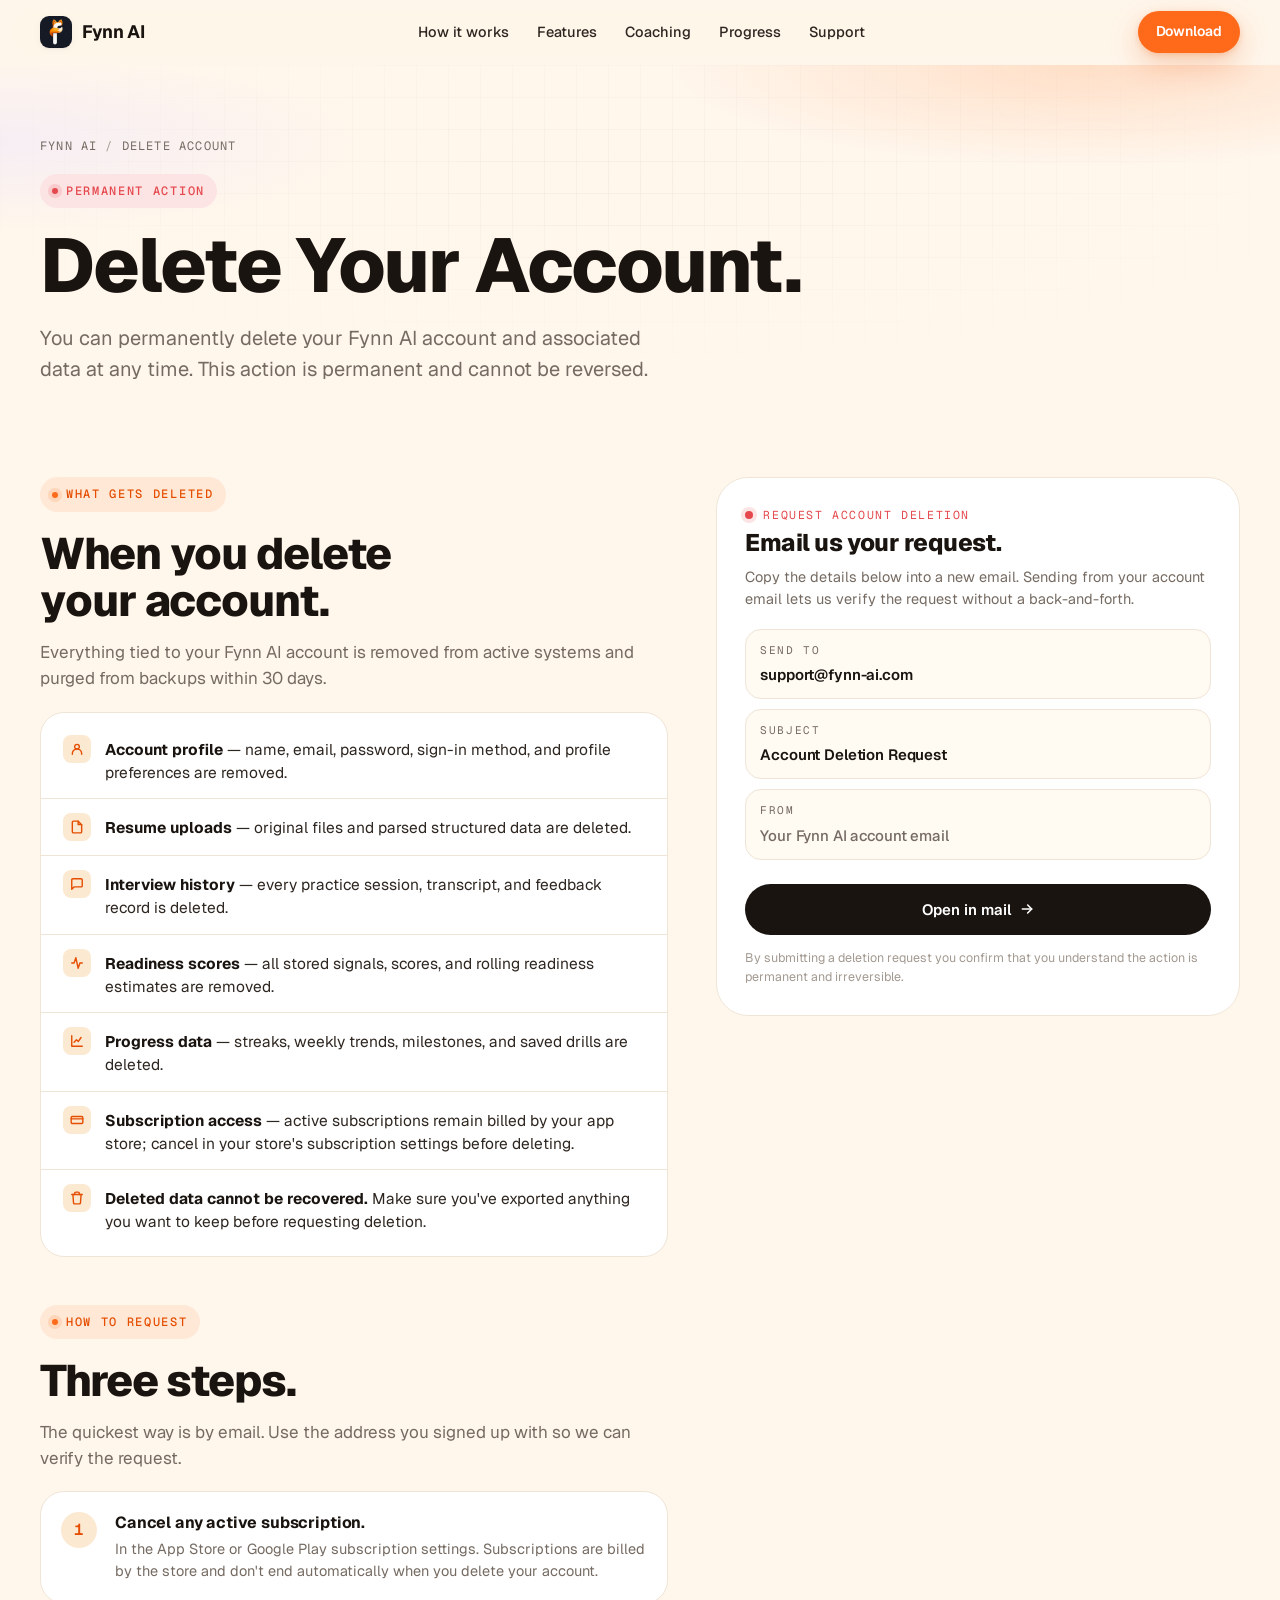
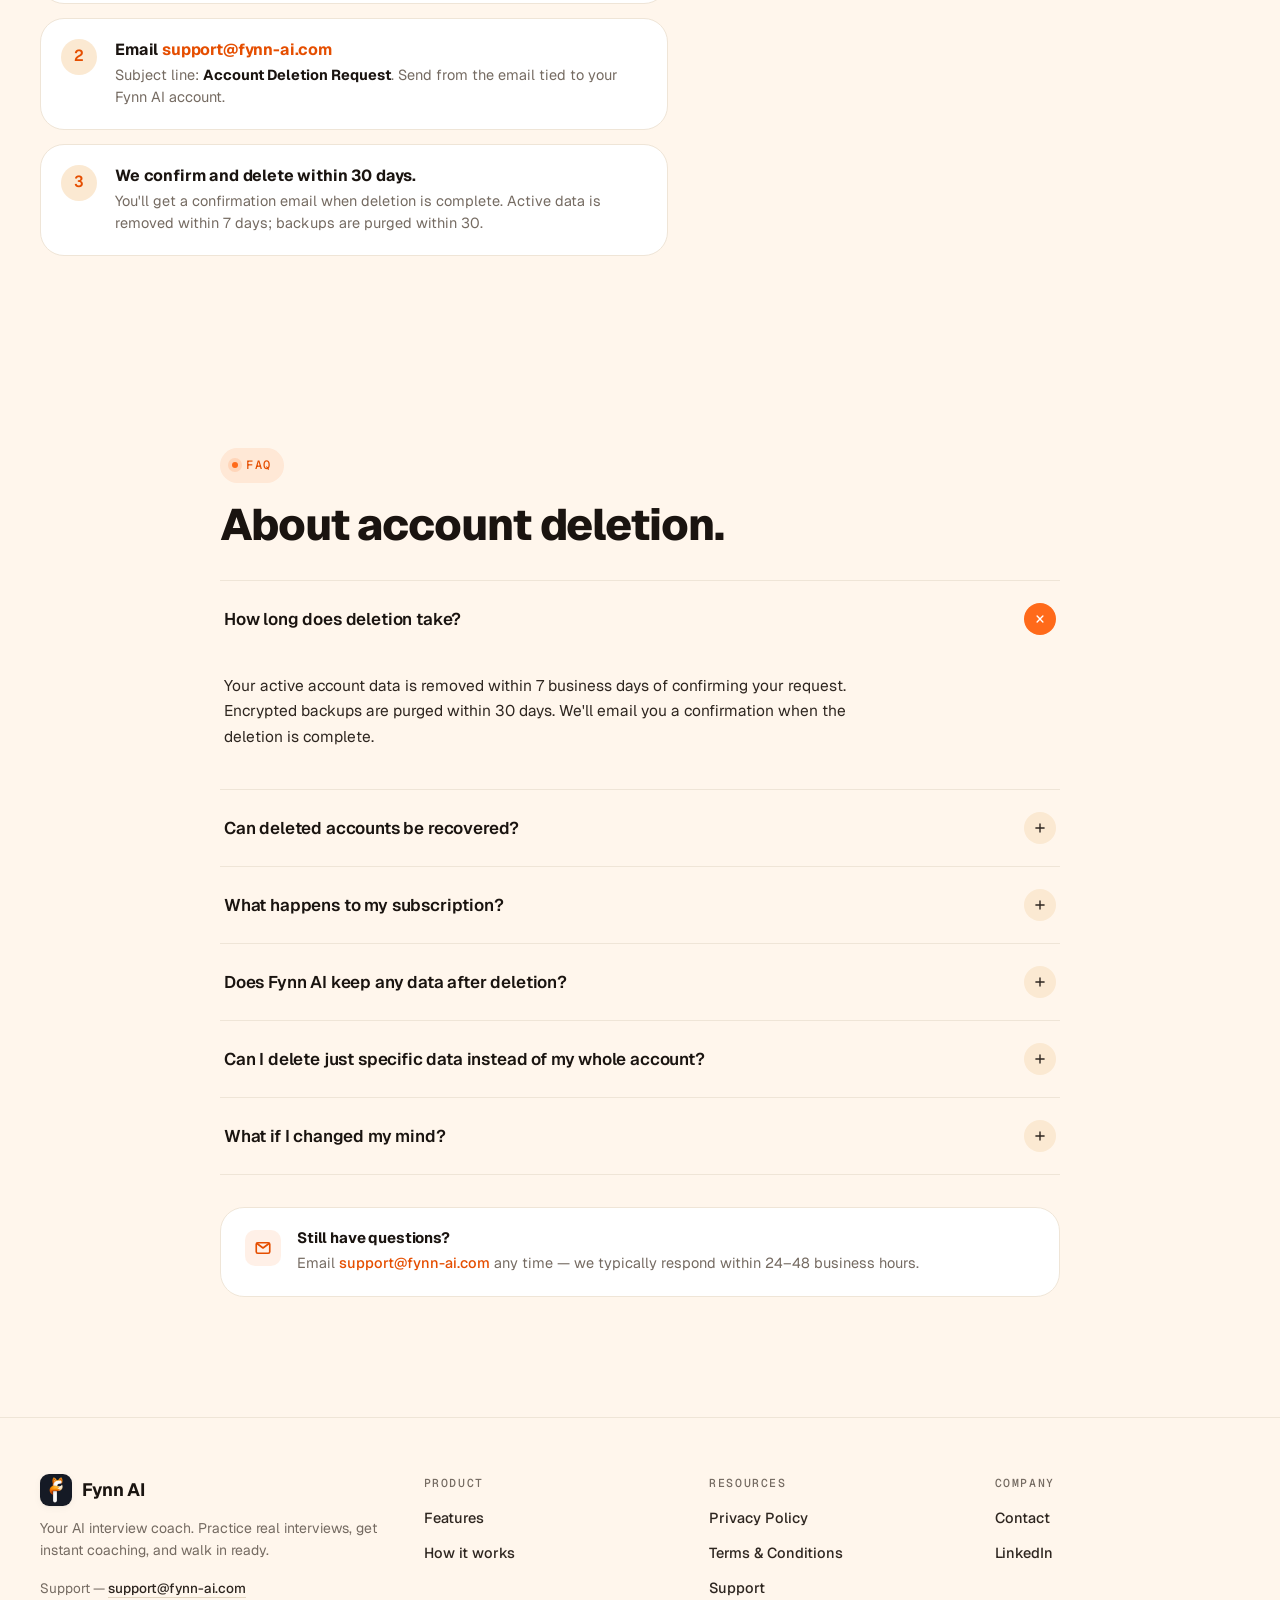
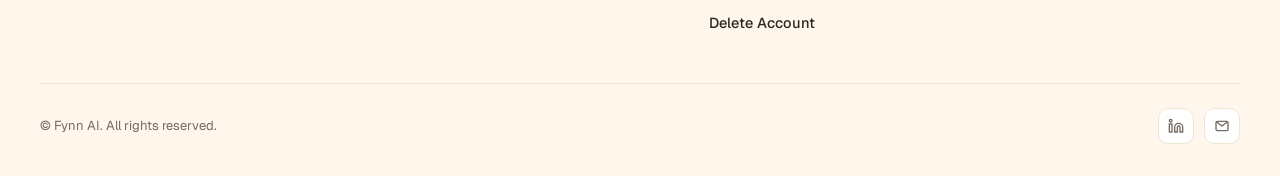
<file: delete-account/index.html>
<!doctype html>
<html lang="en">
<head>
<meta charset="utf-8" />
<meta name="viewport" content="width=device-width,initial-scale=1,viewport-fit=cover" />
<title>Delete Account — Fynn AI</title>
<meta name="description" content="Permanently delete your Fynn AI account and all associated data. Email support@fynn-ai.com with the subject 'Account Deletion Request'." />
<meta name="theme-color" content="#FFF6EC" />
<link rel="canonical" href="https://fynn-ai.com/delete-account/" />

<link rel="icon" href="/assets/favicon-32x32.png" type="image/png" sizes="32x32" />
<link rel="icon" href="/assets/favicon-16x16.png" type="image/png" sizes="16x16" />
<link rel="apple-touch-icon" href="/assets/apple-touch-icon.png" />
<link rel="manifest" href="/manifest.json" />

<meta property="og:type" content="website" />
<meta property="og:title" content="Delete Account — Fynn AI" />
<meta property="og:description" content="Permanently delete your Fynn AI account and all associated data." />
<meta property="og:site_name" content="Fynn AI" />
<meta property="og:url" content="https://fynn-ai.com/delete-account/" />
<meta property="og:image" content="https://fynn-ai.com/assets/og-image.jpg" />
<meta property="og:image:width" content="1200" />
<meta property="og:image:height" content="630" />

<meta name="twitter:card" content="summary_large_image" />
<meta name="twitter:title" content="Delete Account — Fynn AI" />
<meta name="twitter:description" content="Permanently delete your Fynn AI account and all associated data." />
<meta name="twitter:image" content="https://fynn-ai.com/assets/og-image.jpg" />

<link rel="preconnect" href="https://fonts.googleapis.com" />
<link rel="preconnect" href="https://fonts.gstatic.com" crossorigin />
<link href="https://fonts.googleapis.com/css2?family=Geist:wght@400;500;600;700;800;900&family=Geist+Mono:wght@400;500&family=Instrument+Serif:ital@0;1&display=swap" rel="stylesheet" />
<link rel="stylesheet" href="/assets/legal.css" />

<script type="application/ld+json">
{
  "@context": "https://schema.org",
  "@type": "BreadcrumbList",
  "itemListElement": [
    { "@type": "ListItem", "position": 1, "name": "Fynn AI", "item": "https://fynn-ai.com/" },
    { "@type": "ListItem", "position": 2, "name": "Delete Account", "item": "https://fynn-ai.com/delete-account/" }
  ]
}
</script>
</head>
<body>

<!-- NAV -->
<header class="nav" id="nav">
  <div class="wrap nav-inner">
    <a class="brand" href="/">
      <div class="brand-mark" aria-hidden="true"></div>
      <div class="brand-name">Fynn AI</div>
    </a>
    <nav class="nav-links" aria-label="Primary">
      <a href="/#how">How it works</a>
      <a href="/#features">Features</a>
      <a href="/#feedback">Coaching</a>
      <a href="/#progress">Progress</a>
      <a href="/support/">Support</a>
    </nav>
    <div class="nav-cta">
      <a href="/#download" class="btn btn-primary" style="padding:10px 18px; font-size:14px;">Download</a>
    </div>
  </div>
</header>

<!-- HERO -->
<section class="page-hero">
  <div class="page-hero-bg" aria-hidden="true"></div>
  <div class="wrap page-hero-inner">
    <div class="crumbs">
      <a href="/">Fynn AI</a>
      <span class="sep">/</span>
      <span>Delete Account</span>
    </div>
    <span class="eyebrow" style="margin-top:18px; color:var(--red); background:var(--red-soft);">
      <span class="dot" style="background:var(--red); box-shadow:0 0 0 4px rgba(229,72,77,0.15);"></span> Permanent action
    </span>
    <h1>Delete Your Account.</h1>
    <p class="lede">You can permanently delete your Fynn AI account and associated data at any time. This action is permanent and cannot be reversed.</p>
  </div>
</section>

<!-- MAIN GRID -->
<section style="padding-top:24px;">
  <div class="wrap">
    <div class="delete-grid">

      <!-- LEFT: explainer -->
      <div>
        <div class="sec-head" style="margin-bottom:20px;">
          <span class="eyebrow"><span class="dot"></span> What gets deleted</span>
          <h2>When you delete your account.</h2>
          <p>Everything tied to your Fynn AI account is removed from active systems and purged from backups within 30 days.</p>
        </div>

        <div class="deletes-list">
          <div class="row">
            <div class="ico"><svg viewBox="0 0 24 24" fill="none" stroke="currentColor" stroke-width="2.4" stroke-linecap="round" stroke-linejoin="round"><circle cx="12" cy="8" r="4"/><path d="M4 21v-1a8 8 0 0 1 16 0v1"/></svg></div>
            <p><strong>Account profile</strong> — name, email, password, sign-in method, and profile preferences are removed.</p>
          </div>
          <div class="row">
            <div class="ico"><svg viewBox="0 0 24 24" fill="none" stroke="currentColor" stroke-width="2.4" stroke-linecap="round" stroke-linejoin="round"><path d="M14 2H6a2 2 0 0 0-2 2v16a2 2 0 0 0 2 2h12a2 2 0 0 0 2-2V8z"/><polyline points="14 2 14 8 20 8"/></svg></div>
            <p><strong>Resume uploads</strong> — original files and parsed structured data are deleted.</p>
          </div>
          <div class="row">
            <div class="ico"><svg viewBox="0 0 24 24" fill="none" stroke="currentColor" stroke-width="2.4" stroke-linecap="round" stroke-linejoin="round"><path d="M21 15a2 2 0 0 1-2 2H7l-4 4V5a2 2 0 0 1 2-2h14a2 2 0 0 1 2 2z"/></svg></div>
            <p><strong>Interview history</strong> — every practice session, transcript, and feedback record is deleted.</p>
          </div>
          <div class="row">
            <div class="ico"><svg viewBox="0 0 24 24" fill="none" stroke="currentColor" stroke-width="2.4" stroke-linecap="round" stroke-linejoin="round"><path d="M3 12h4l3-9 4 18 3-9h4"/></svg></div>
            <p><strong>Readiness scores</strong> — all stored signals, scores, and rolling readiness estimates are removed.</p>
          </div>
          <div class="row">
            <div class="ico"><svg viewBox="0 0 24 24" fill="none" stroke="currentColor" stroke-width="2.4" stroke-linecap="round" stroke-linejoin="round"><path d="M3 3v18h18"/><path d="M7 14l4-4 3 3 5-7"/></svg></div>
            <p><strong>Progress data</strong> — streaks, weekly trends, milestones, and saved drills are deleted.</p>
          </div>
          <div class="row">
            <div class="ico"><svg viewBox="0 0 24 24" fill="none" stroke="currentColor" stroke-width="2.4" stroke-linecap="round" stroke-linejoin="round"><rect x="2" y="6" width="20" height="12" rx="2"/><path d="M2 10h20"/></svg></div>
            <p><strong>Subscription access</strong> — active subscriptions remain billed by your app store; cancel in your store's subscription settings before deleting.</p>
          </div>
          <div class="row">
            <div class="ico"><svg viewBox="0 0 24 24" fill="none" stroke="currentColor" stroke-width="2.4" stroke-linecap="round" stroke-linejoin="round"><path d="M3 6h18"/><path d="M8 6V4a2 2 0 0 1 2-2h4a2 2 0 0 1 2 2v2"/><path d="M19 6l-1 14a2 2 0 0 1-2 2H8a2 2 0 0 1-2-2L5 6"/></svg></div>
            <p><strong>Deleted data cannot be recovered.</strong> Make sure you've exported anything you want to keep before requesting deletion.</p>
          </div>
        </div>

        <!-- STEPS -->
        <div style="margin-top:48px;">
          <div class="sec-head" style="margin-bottom:20px;">
            <span class="eyebrow"><span class="dot"></span> How to request</span>
            <h2>Three steps.</h2>
            <p>The quickest way is by email. Use the address you signed up with so we can verify the request.</p>
          </div>

          <ol class="steps-list" style="list-style:none; padding:0; margin:0; display:flex; flex-direction:column; gap:14px; counter-reset:s;">
            <li style="counter-increment:s; display:flex; gap:18px; padding:20px; background:#fff; border:1px solid var(--line); border-radius:var(--r-lg); align-items:flex-start;">
              <div style="width:36px; height:36px; border-radius:50%; background:var(--cream-deep); display:flex; align-items:center; justify-content:center; font-family:var(--font-mono); font-weight:600; color:var(--finn-deep); flex-shrink:0;">1</div>
              <div>
                <h4 style="margin:2px 0 6px; font-size:16px; font-weight:700; letter-spacing:-0.01em;">Cancel any active subscription.</h4>
                <p style="margin:0; font-size:14.5px; color:var(--mute); line-height:1.55;">In the App Store or Google Play subscription settings. Subscriptions are billed by the store and don't end automatically when you delete your account.</p>
              </div>
            </li>
            <li style="counter-increment:s; display:flex; gap:18px; padding:20px; background:#fff; border:1px solid var(--line); border-radius:var(--r-lg); align-items:flex-start;">
              <div style="width:36px; height:36px; border-radius:50%; background:var(--cream-deep); display:flex; align-items:center; justify-content:center; font-family:var(--font-mono); font-weight:600; color:var(--finn-deep); flex-shrink:0;">2</div>
              <div>
                <h4 style="margin:2px 0 6px; font-size:16px; font-weight:700; letter-spacing:-0.01em;">Email <a href="mailto:support@fynn-ai.com?subject=Account%20Deletion%20Request" style="color:var(--finn-deep);">support@fynn-ai.com</a></h4>
                <p style="margin:0; font-size:14.5px; color:var(--mute); line-height:1.55;">Subject line: <strong style="color:var(--ink);">Account Deletion Request</strong>. Send from the email tied to your Fynn AI account.</p>
              </div>
            </li>
            <li style="counter-increment:s; display:flex; gap:18px; padding:20px; background:#fff; border:1px solid var(--line); border-radius:var(--r-lg); align-items:flex-start;">
              <div style="width:36px; height:36px; border-radius:50%; background:var(--cream-deep); display:flex; align-items:center; justify-content:center; font-family:var(--font-mono); font-weight:600; color:var(--finn-deep); flex-shrink:0;">3</div>
              <div>
                <h4 style="margin:2px 0 6px; font-size:16px; font-weight:700; letter-spacing:-0.01em;">We confirm and delete within 30 days.</h4>
                <p style="margin:0; font-size:14.5px; color:var(--mute); line-height:1.55;">You'll get a confirmation email when deletion is complete. Active data is removed within 7 days; backups are purged within 30.</p>
              </div>
            </li>
          </ol>
        </div>
      </div>

      <!-- RIGHT: request card -->
      <div>
        <div class="request-card">
          <div class="label-row">
            <span class="dot"></span> Request account deletion
          </div>
          <h3>Email us your request.</h3>
          <p>Copy the details below into a new email. Sending from your account email lets us verify the request without a back-and-forth.</p>

          <div class="field">
            <div class="k">Send to</div>
            <div class="v">support@fynn-ai.com</div>
          </div>
          <div class="field">
            <div class="k">Subject</div>
            <div class="v">Account Deletion Request</div>
          </div>
          <div class="field">
            <div class="k">From</div>
            <div class="v" style="font-weight:500; color:var(--mute);">Your Fynn AI account email</div>
          </div>

          <a class="send-btn" href="mailto:support@fynn-ai.com?subject=Account%20Deletion%20Request&body=Hello%20Fynn%20AI%20team%2C%0A%0AI%27d%20like%20to%20permanently%20delete%20my%20account%20and%20all%20associated%20data.%0A%0AAccount%20email%3A%20%5Byour%20email%5D%0A%0AThanks.">
            Open in mail
            <svg viewBox="0 0 24 24" width="16" height="16" fill="none" stroke="currentColor" stroke-width="2.4" stroke-linecap="round" stroke-linejoin="round"><path d="M5 12h14"/><path d="M13 6l6 6-6 6"/></svg>
          </a>

          <p style="font-size:12.5px; color:var(--mute-2); margin:14px 0 0; line-height:1.5;">By submitting a deletion request you confirm that you understand the action is permanent and irreversible.</p>
        </div>
      </div>

    </div>
  </div>
</section>

<!-- FAQ -->
<section id="faq">
  <div class="wrap wrap-narrow">
    <div class="sec-head">
      <span class="eyebrow"><span class="dot"></span> FAQ</span>
      <h2>About account deletion.</h2>
    </div>

    <div class="faq-list">

      <div class="faq-item open">
        <button class="faq-q" aria-expanded="true">
          How long does deletion take?
          <span class="faq-toggle" aria-hidden="true"><svg viewBox="0 0 24 24" width="14" height="14" fill="none" stroke="currentColor" stroke-width="2.4" stroke-linecap="round"><path d="M12 5v14"/><path d="M5 12h14"/></svg></span>
        </button>
        <div class="faq-a">
          <p>Your active account data is removed within 7 business days of confirming your request. Encrypted backups are purged within 30 days. We'll email you a confirmation when the deletion is complete.</p>
        </div>
      </div>

      <div class="faq-item">
        <button class="faq-q" aria-expanded="false">
          Can deleted accounts be recovered?
          <span class="faq-toggle" aria-hidden="true"><svg viewBox="0 0 24 24" width="14" height="14" fill="none" stroke="currentColor" stroke-width="2.4" stroke-linecap="round"><path d="M12 5v14"/><path d="M5 12h14"/></svg></span>
        </button>
        <div class="faq-a">
          <p>No. Deletion is permanent. Your resume, transcripts, recordings, scores, and progress are unrecoverable once the request is processed. If you'd like to keep using Fynn AI later, you'll need to create a new account.</p>
        </div>
      </div>

      <div class="faq-item">
        <button class="faq-q" aria-expanded="false">
          What happens to my subscription?
          <span class="faq-toggle" aria-hidden="true"><svg viewBox="0 0 24 24" width="14" height="14" fill="none" stroke="currentColor" stroke-width="2.4" stroke-linecap="round"><path d="M12 5v14"/><path d="M5 12h14"/></svg></span>
        </button>
        <div class="faq-a">
          <p>Subscriptions purchased through the Apple App Store or Google Play are billed by the store, not by Fynn AI directly. Cancel your subscription in your store's settings <strong>before</strong> requesting account deletion, or you may continue to be billed even though your account is gone.</p>
        </div>
      </div>

      <div class="faq-item">
        <button class="faq-q" aria-expanded="false">
          Does Fynn AI keep any data after deletion?
          <span class="faq-toggle" aria-hidden="true"><svg viewBox="0 0 24 24" width="14" height="14" fill="none" stroke="currentColor" stroke-width="2.4" stroke-linecap="round"><path d="M12 5v14"/><path d="M5 12h14"/></svg></span>
        </button>
        <div class="faq-a">
          <p>We retain only what we are legally required to keep — billing records (typically 7 years for tax purposes) and the minimum logs needed to demonstrate that the deletion request was honored. None of this includes your resume, transcripts, recordings, or scores.</p>
        </div>
      </div>

      <div class="faq-item">
        <button class="faq-q" aria-expanded="false">
          Can I delete just specific data instead of my whole account?
          <span class="faq-toggle" aria-hidden="true"><svg viewBox="0 0 24 24" width="14" height="14" fill="none" stroke="currentColor" stroke-width="2.4" stroke-linecap="round"><path d="M12 5v14"/><path d="M5 12h14"/></svg></span>
        </button>
        <div class="faq-a">
          <p>Yes. From inside the app you can delete individual sessions, recordings, and your resume without deleting the account. If you want a clean reset of coaching history but want to keep your account, mention that in your email and we'll help.</p>
        </div>
      </div>

      <div class="faq-item">
        <button class="faq-q" aria-expanded="false">
          What if I changed my mind?
          <span class="faq-toggle" aria-hidden="true"><svg viewBox="0 0 24 24" width="14" height="14" fill="none" stroke="currentColor" stroke-width="2.4" stroke-linecap="round"><path d="M12 5v14"/><path d="M5 12h14"/></svg></span>
        </button>
        <div class="faq-a">
          <p>If you email us within 48 hours of your request — and we haven't processed it yet — reply to that thread with <strong>"Cancel deletion request"</strong> and we'll stop. After processing begins, the request is irreversible.</p>
        </div>
      </div>

    </div>

    <div class="callout" style="margin-top:32px;">
      <div class="callout-ico">
        <svg viewBox="0 0 24 24" fill="none" stroke="currentColor" stroke-width="2.2" stroke-linecap="round" stroke-linejoin="round"><path d="M4 6l8 6 8-6"/><rect x="3" y="5" width="18" height="14" rx="2"/></svg>
      </div>
      <div>
        <h4>Still have questions?</h4>
        <p>Email <a href="mailto:support@fynn-ai.com" style="color:var(--finn-deep); font-weight:500;">support@fynn-ai.com</a> any time — we typically respond within 24–48 business hours.</p>
      </div>
    </div>

  </div>
</section>

<!-- FOOTER -->
<footer>
  <div class="wrap">
    <div class="foot-top">
      <div class="foot-brand">
        <a class="brand" href="/">
          <div class="brand-mark" aria-hidden="true"></div>
          <div class="brand-name">Fynn AI</div>
        </a>
        <p>Your AI interview coach. Practice real interviews, get instant coaching, and walk in ready.</p>
        <div class="support-line">Support — <a href="mailto:support@fynn-ai.com">support@fynn-ai.com</a></div>
      </div>
      <div class="foot-col">
        <h5>Product</h5>
        <ul>
          <li><a href="/#features">Features</a></li>
          <li><a href="/#how">How it works</a></li>
        </ul>
      </div>
      <div class="foot-col">
        <h5>Resources</h5>
        <ul>
          <li><a href="/privacy/">Privacy Policy</a></li>
          <li><a href="/terms/">Terms &amp; Conditions</a></li>
          <li><a href="/support/">Support</a></li>
          <li><a href="/delete-account/">Delete Account</a></li>
        </ul>
      </div>
      <div class="foot-col">
        <h5>Company</h5>
        <ul>
          <li><a href="mailto:support@fynn-ai.com">Contact</a></li>
          <li><a href="#" rel="noopener">LinkedIn</a></li>
        </ul>
      </div>
    </div>
    <div class="foot-bottom">
      <div>© Fynn AI. All rights reserved.</div>
      <div class="foot-social">
        <a href="#" aria-label="LinkedIn"><svg viewBox="0 0 24 24" fill="none" stroke="currentColor" stroke-width="2"><path d="M16 8a6 6 0 0 1 6 6v7h-4v-7a2 2 0 0 0-4 0v7h-4v-7a6 6 0 0 1 6-6z"/><rect x="2" y="9" width="4" height="12"/><circle cx="4" cy="4" r="2"/></svg></a>
        <a href="mailto:support@fynn-ai.com" aria-label="Email support"><svg viewBox="0 0 24 24" fill="none" stroke="currentColor" stroke-width="2" stroke-linecap="round" stroke-linejoin="round"><rect x="3" y="5" width="18" height="14" rx="2"/><path d="M4 6l8 6 8-6"/></svg></a>
      </div>
    </div>
  </div>
</footer>

<script>
  (function(){
    const nav = document.getElementById('nav');
    const onScroll = () => nav.classList.toggle('scrolled', window.scrollY > 8);
    window.addEventListener('scroll', onScroll, { passive:true });
    onScroll();
  })();

  // FAQ accordion
  (function(){
    document.querySelectorAll('.faq-q').forEach(btn => {
      btn.addEventListener('click', () => {
        const item = btn.closest('.faq-item');
        const open = item.classList.toggle('open');
        btn.setAttribute('aria-expanded', open ? 'true' : 'false');
      });
    });
  })();
</script>

</body>
</html>
</file>
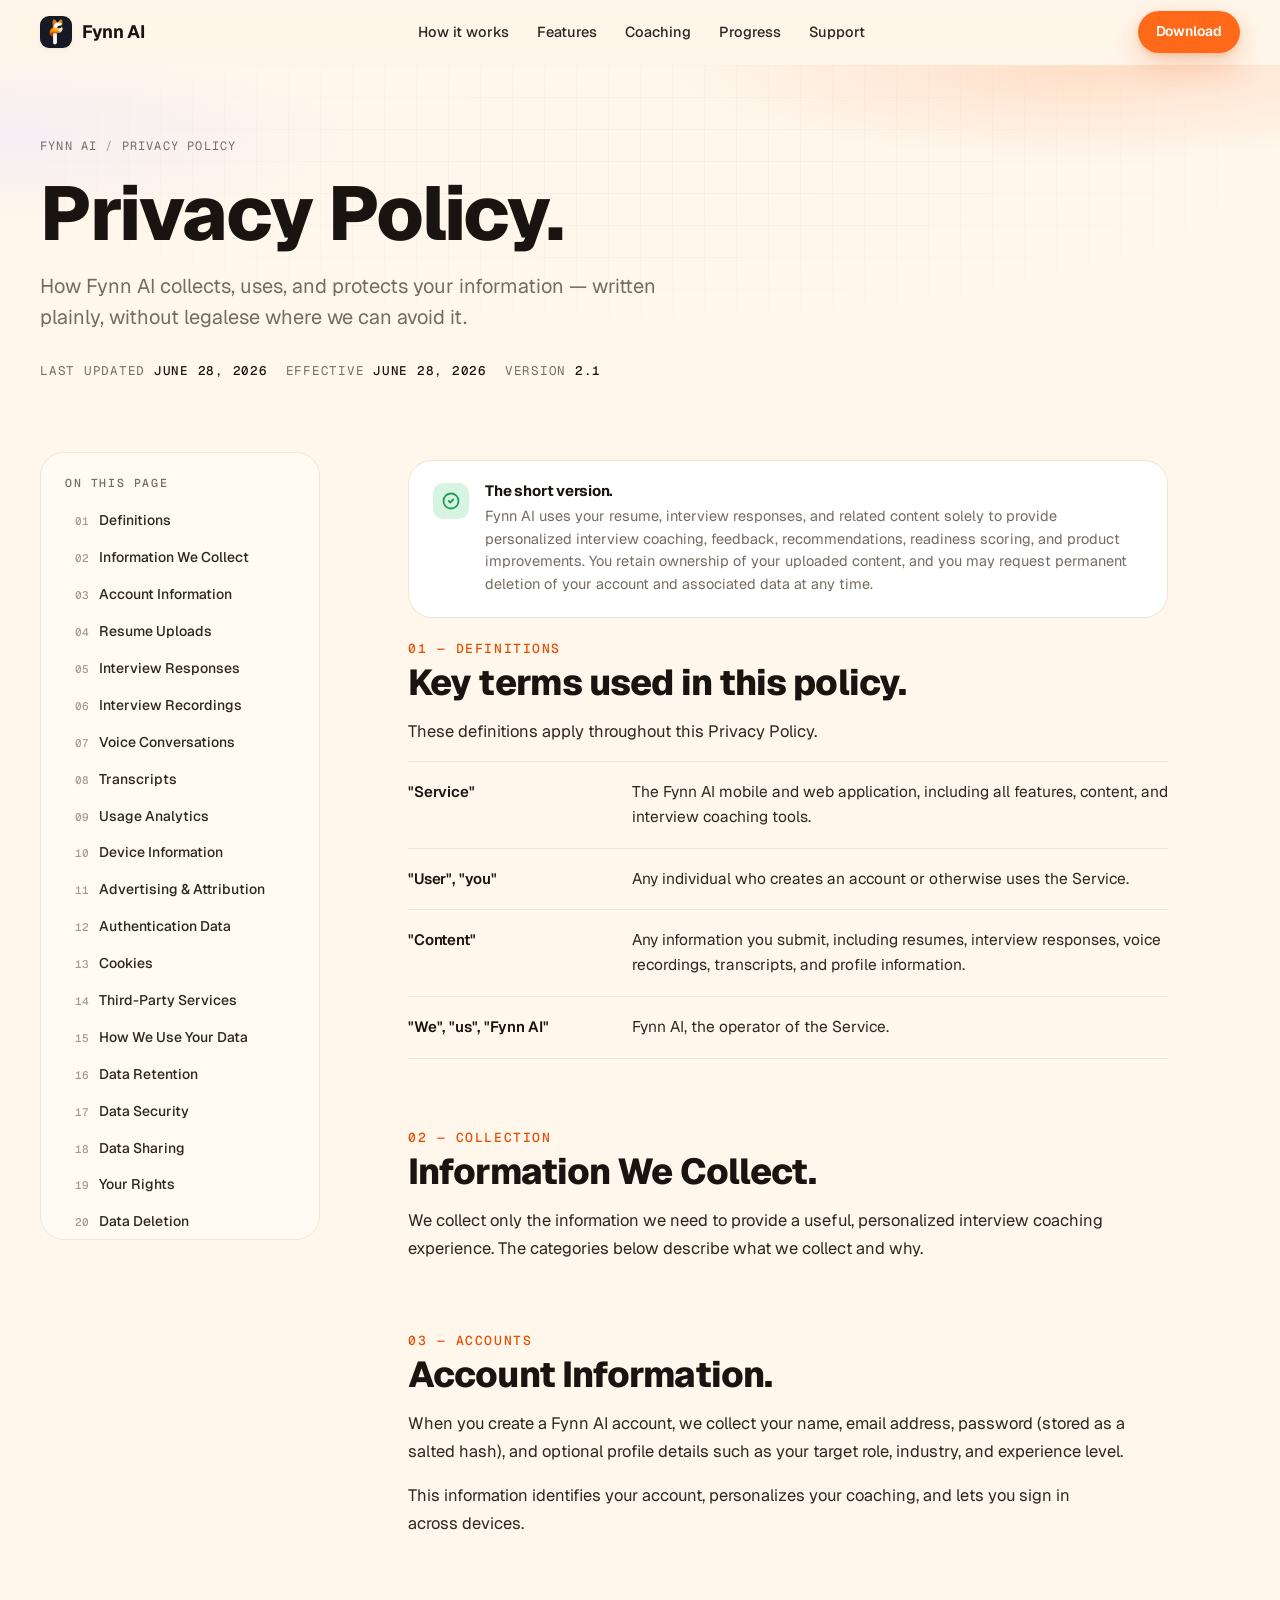
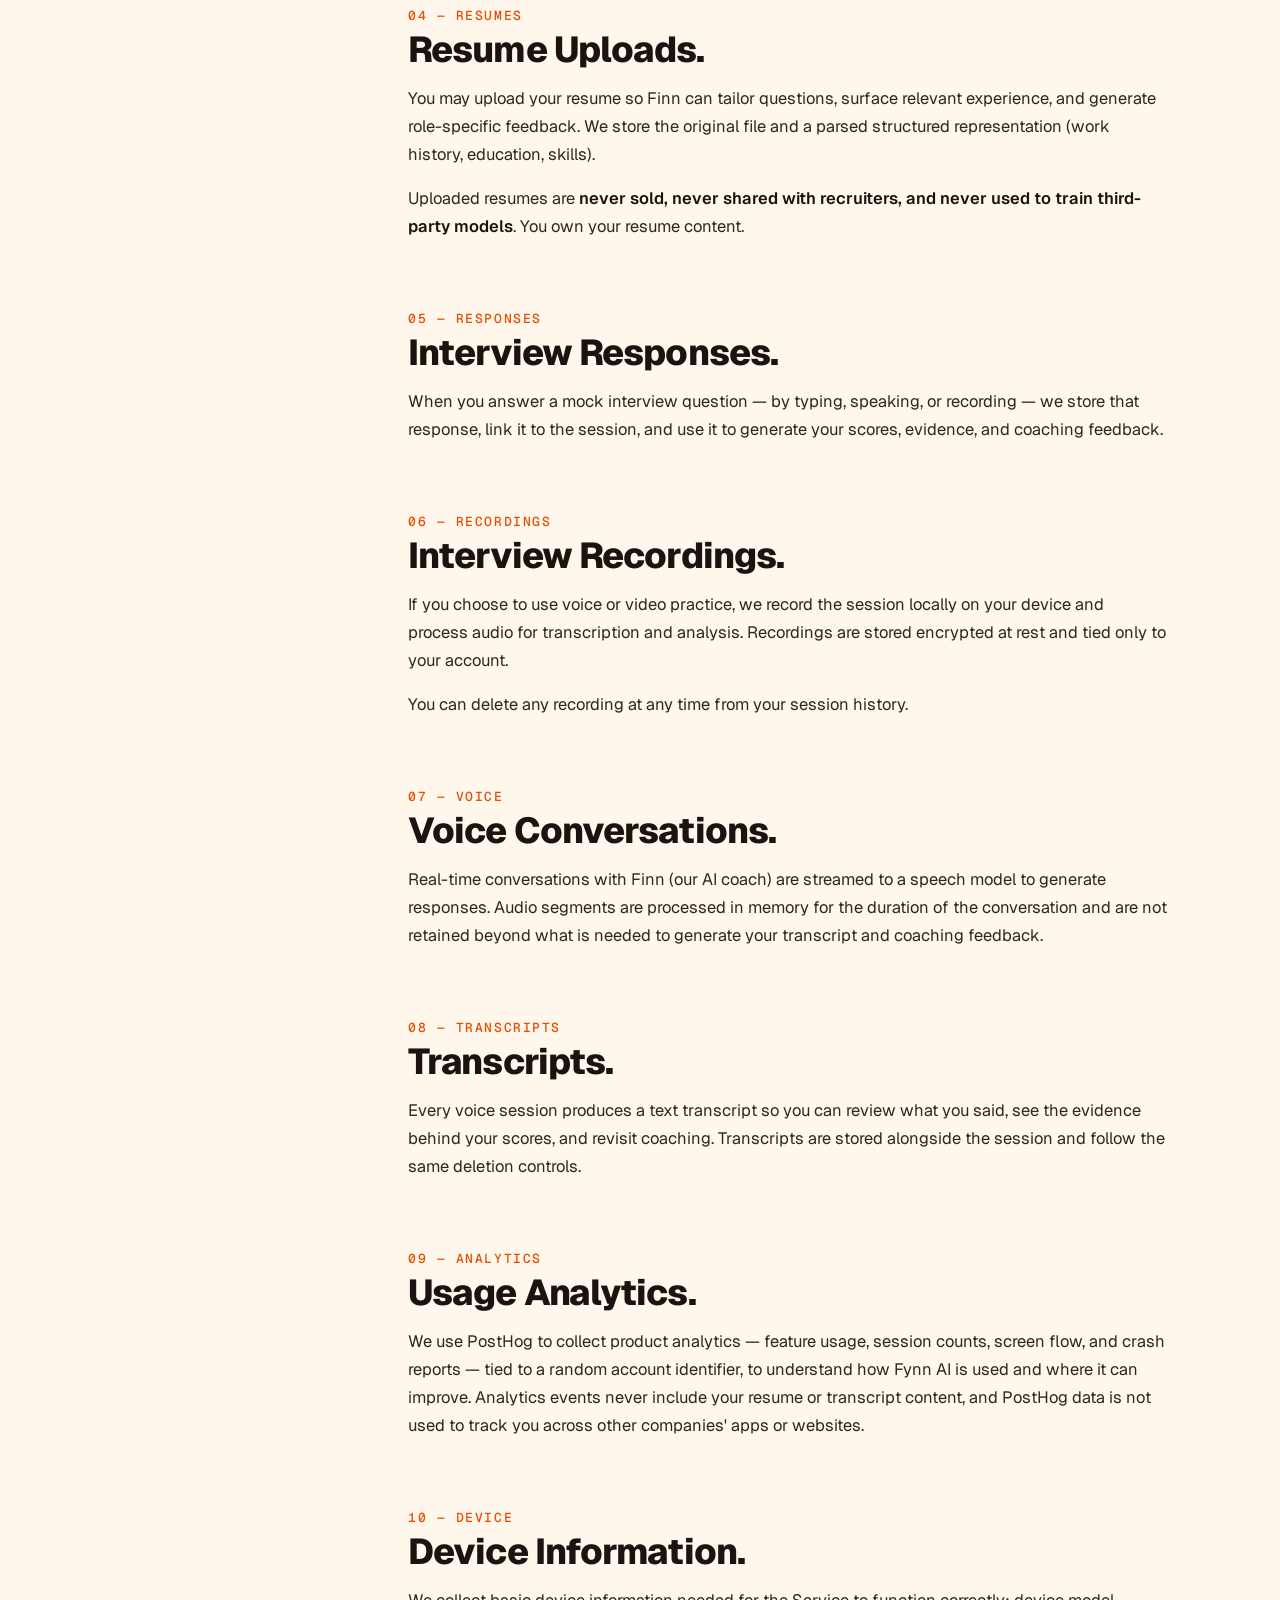
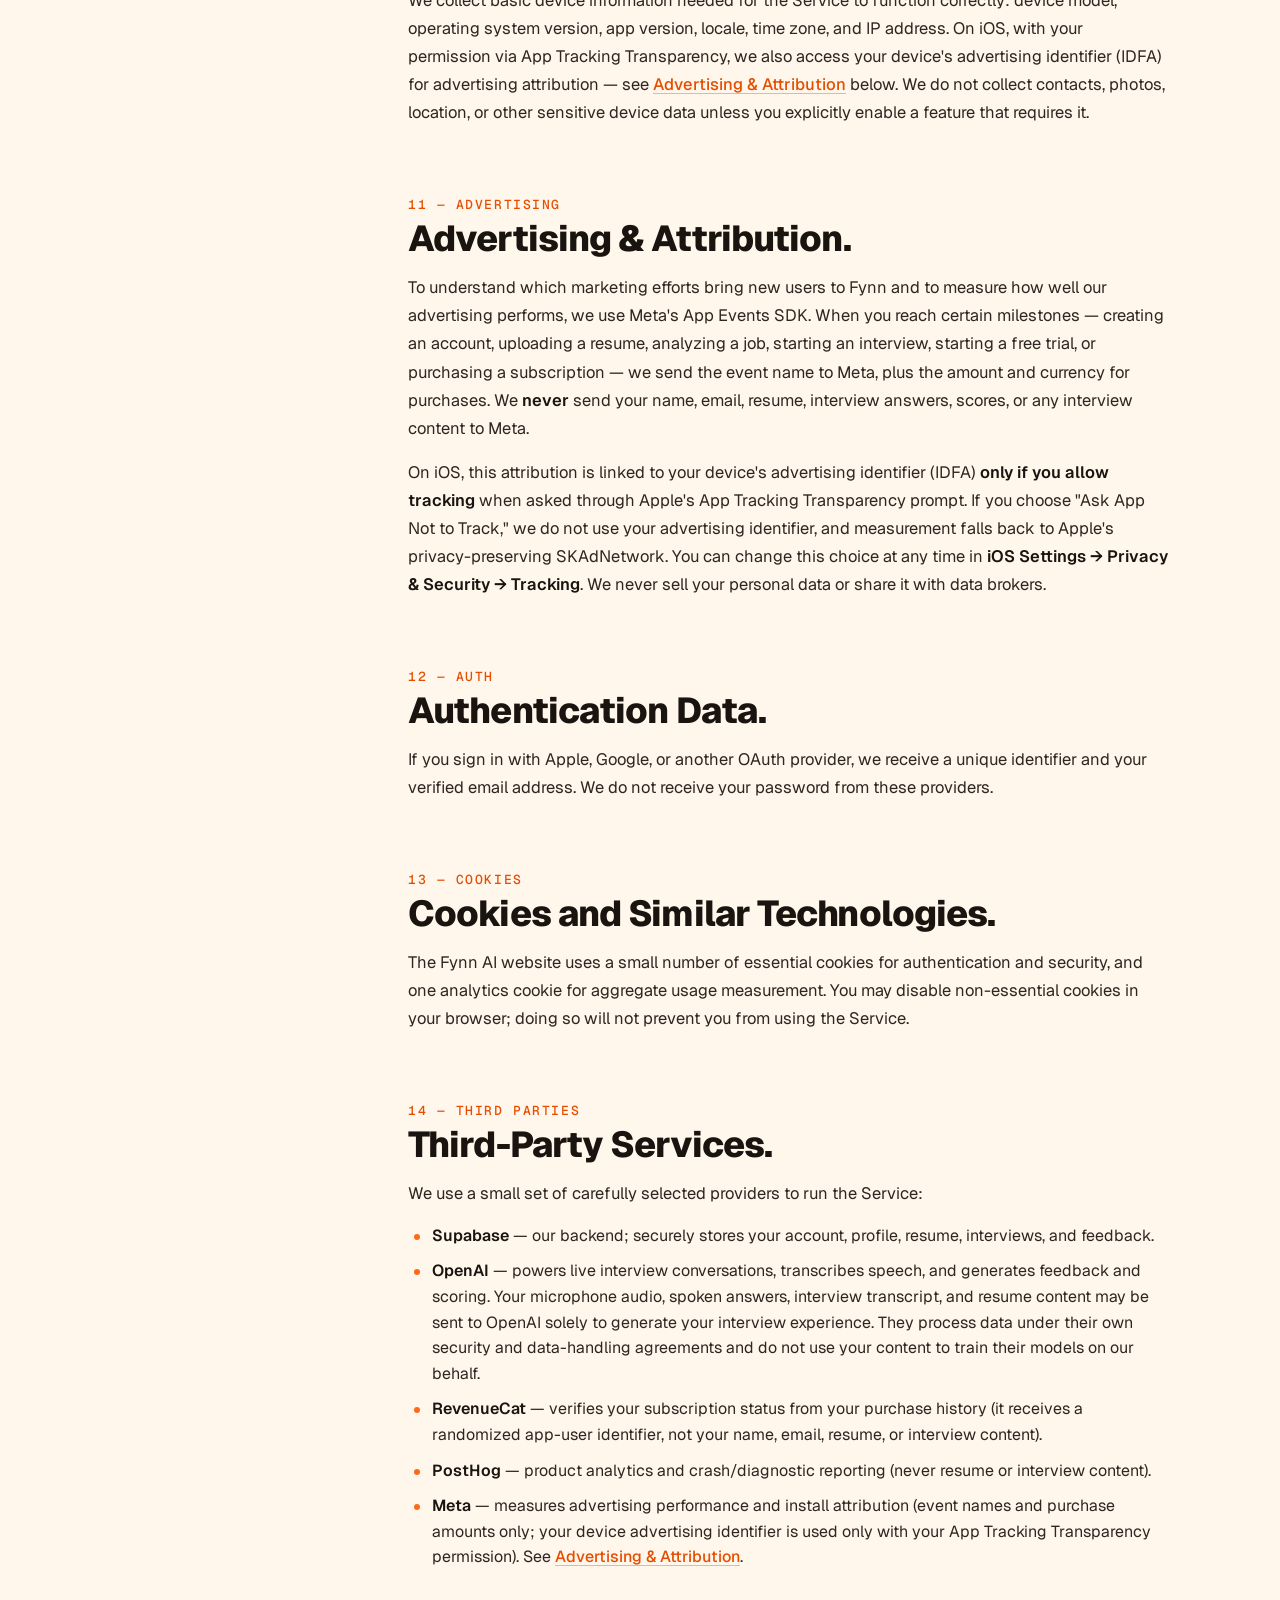
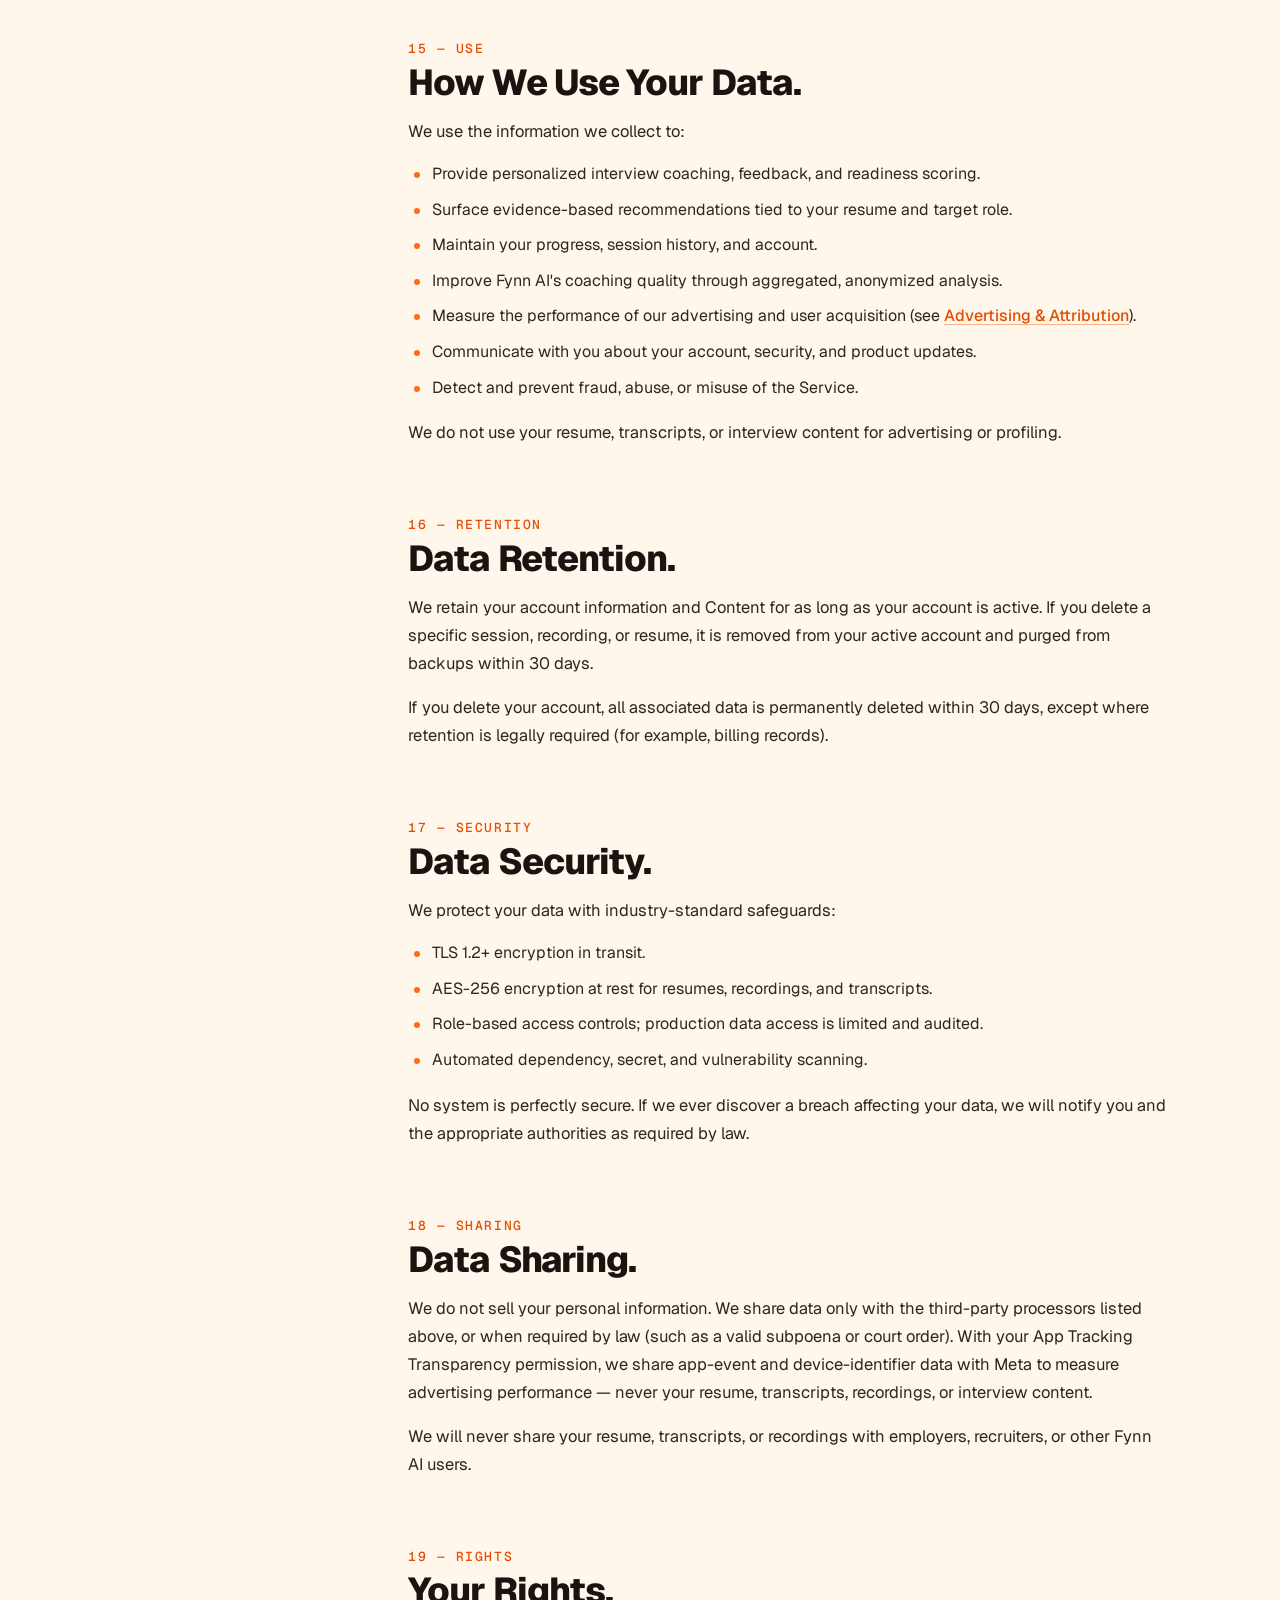
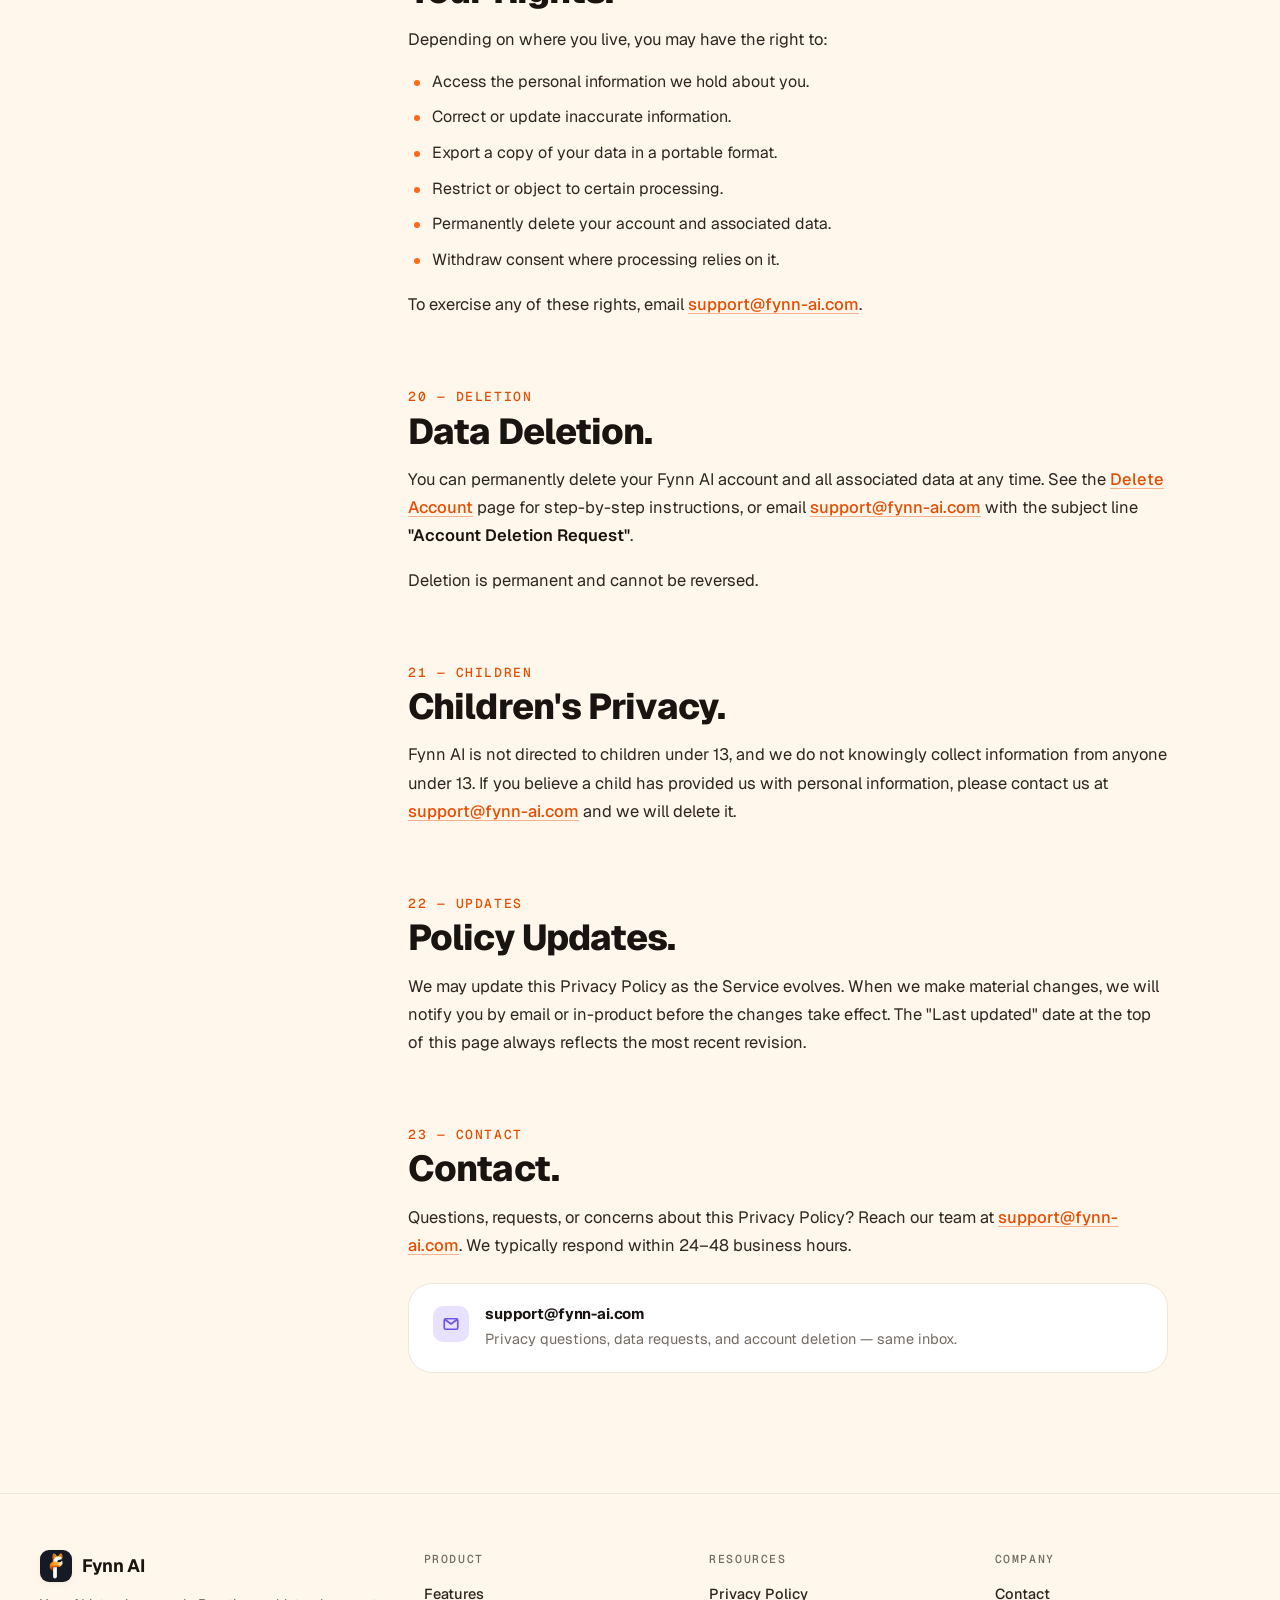
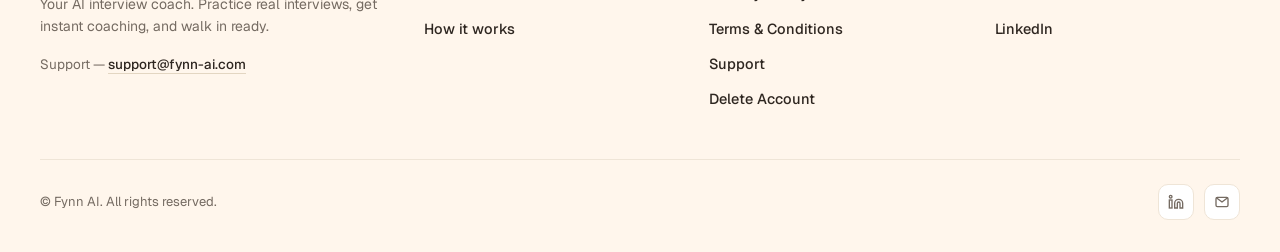
<file: privacy/index.html>
<!doctype html>
<html lang="en">
<head>
<meta charset="utf-8" />
<meta name="viewport" content="width=device-width,initial-scale=1,viewport-fit=cover" />
<title>Privacy Policy — Fynn AI</title>
<meta name="description" content="How Fynn AI collects, uses, and protects your data — resumes, interview responses, recordings, and account information." />
<meta name="theme-color" content="#FFF6EC" />
<link rel="canonical" href="https://fynn-ai.com/privacy/" />

<link rel="icon" href="/assets/favicon-32x32.png" type="image/png" sizes="32x32" />
<link rel="icon" href="/assets/favicon-16x16.png" type="image/png" sizes="16x16" />
<link rel="apple-touch-icon" href="/assets/apple-touch-icon.png" />
<link rel="manifest" href="/manifest.json" />

<!-- Open Graph -->
<meta property="og:type" content="website" />
<meta property="og:title" content="Privacy Policy — Fynn AI" />
<meta property="og:description" content="How Fynn AI collects, uses, and protects your data — resumes, interview responses, recordings, and account information." />
<meta property="og:site_name" content="Fynn AI" />
<meta property="og:url" content="https://fynn-ai.com/privacy/" />
<meta property="og:image" content="https://fynn-ai.com/assets/og-image.jpg" />
<meta property="og:image:width" content="1200" />
<meta property="og:image:height" content="630" />

<!-- Twitter -->
<meta name="twitter:card" content="summary_large_image" />
<meta name="twitter:title" content="Privacy Policy — Fynn AI" />
<meta name="twitter:description" content="How Fynn AI collects, uses, and protects your data." />
<meta name="twitter:image" content="https://fynn-ai.com/assets/og-image.jpg" />

<link rel="preconnect" href="https://fonts.googleapis.com" />
<link rel="preconnect" href="https://fonts.gstatic.com" crossorigin />
<link href="https://fonts.googleapis.com/css2?family=Geist:wght@400;500;600;700;800;900&family=Geist+Mono:wght@400;500&family=Instrument+Serif:ital@0;1&display=swap" rel="stylesheet" />
<link rel="stylesheet" href="/assets/legal.css" />

<script type="application/ld+json">
{
  "@context": "https://schema.org",
  "@type": "BreadcrumbList",
  "itemListElement": [
    { "@type": "ListItem", "position": 1, "name": "Fynn AI", "item": "https://fynn-ai.com/" },
    { "@type": "ListItem", "position": 2, "name": "Privacy Policy", "item": "https://fynn-ai.com/privacy/" }
  ]
}
</script>
</head>
<body>

<!-- NAV -->
<header class="nav" id="nav">
  <div class="wrap nav-inner">
    <a class="brand" href="/">
      <div class="brand-mark" aria-hidden="true"></div>
      <div class="brand-name">Fynn AI</div>
    </a>
    <nav class="nav-links" aria-label="Primary">
      <a href="/#how">How it works</a>
      <a href="/#features">Features</a>
      <a href="/#feedback">Coaching</a>
      <a href="/#progress">Progress</a>
      <a href="/support/">Support</a>
    </nav>
    <div class="nav-cta">
      <a href="/#download" class="btn btn-primary" style="padding:10px 18px; font-size:14px;">Download</a>
    </div>
  </div>
</header>

<!-- HERO -->
<section class="page-hero">
  <div class="page-hero-bg" aria-hidden="true"></div>
  <div class="wrap page-hero-inner">
    <div class="crumbs">
      <a href="/">Fynn AI</a>
      <span class="sep">/</span>
      <span>Privacy Policy</span>
    </div>
    <h1>Privacy Policy.</h1>
    <p class="lede">How Fynn AI collects, uses, and protects your information — written plainly, without legalese where we can avoid it.</p>
    <div class="meta">
      <div><span>Last updated </span><strong>June 28, 2026</strong></div>
      <div><span>Effective </span><strong>June 28, 2026</strong></div>
      <div><span>Version </span><strong>2.1</strong></div>
    </div>
  </div>
</section>

<!-- BODY -->
<section style="padding-top:24px;">
  <div class="wrap">
    <div class="legal-layout">

      <!-- TOC -->
      <aside class="toc" aria-label="Table of contents">
        <h4>On this page</h4>
        <ol>
          <li><a href="#definitions">Definitions</a></li>
          <li><a href="#information-we-collect">Information We Collect</a></li>
          <li><a href="#account-information">Account Information</a></li>
          <li><a href="#resume-uploads">Resume Uploads</a></li>
          <li><a href="#interview-responses">Interview Responses</a></li>
          <li><a href="#interview-recordings">Interview Recordings</a></li>
          <li><a href="#voice-conversations">Voice Conversations</a></li>
          <li><a href="#transcripts">Transcripts</a></li>
          <li><a href="#usage-analytics">Usage Analytics</a></li>
          <li><a href="#device-information">Device Information</a></li>
          <li><a href="#advertising-attribution">Advertising &amp; Attribution</a></li>
          <li><a href="#authentication-data">Authentication Data</a></li>
          <li><a href="#cookies">Cookies</a></li>
          <li><a href="#third-party-services">Third-Party Services</a></li>
          <li><a href="#how-we-use-data">How We Use Your Data</a></li>
          <li><a href="#data-retention">Data Retention</a></li>
          <li><a href="#data-security">Data Security</a></li>
          <li><a href="#data-sharing">Data Sharing</a></li>
          <li><a href="#user-rights">Your Rights</a></li>
          <li><a href="#data-deletion">Data Deletion</a></li>
          <li><a href="#childrens-privacy">Children's Privacy</a></li>
          <li><a href="#policy-updates">Policy Updates</a></li>
          <li><a href="#contact">Contact</a></li>
        </ol>
      </aside>

      <!-- PROSE -->
      <article class="prose">

        <div class="callout good">
          <div class="callout-ico">
            <svg viewBox="0 0 24 24" fill="none" stroke="currentColor" stroke-width="2.4" stroke-linecap="round" stroke-linejoin="round"><path d="M9 12l2 2 4-4"/><circle cx="12" cy="12" r="10"/></svg>
          </div>
          <div>
            <h4>The short version.</h4>
            <p>Fynn AI uses your resume, interview responses, and related content solely to provide personalized interview coaching, feedback, recommendations, readiness scoring, and product improvements. You retain ownership of your uploaded content, and you may request permanent deletion of your account and associated data at any time.</p>
          </div>
        </div>

        <section id="definitions">
          <h2><span class="num">01 — Definitions</span>Key terms used in this policy.</h2>
          <p>These definitions apply throughout this Privacy Policy.</p>
          <dl class="deflist">
            <div><dt>"Service"</dt><dd>The Fynn AI mobile and web application, including all features, content, and interview coaching tools.</dd></div>
            <div><dt>"User", "you"</dt><dd>Any individual who creates an account or otherwise uses the Service.</dd></div>
            <div><dt>"Content"</dt><dd>Any information you submit, including resumes, interview responses, voice recordings, transcripts, and profile information.</dd></div>
            <div><dt>"We", "us", "Fynn AI"</dt><dd>Fynn AI, the operator of the Service.</dd></div>
          </dl>
        </section>

        <section id="information-we-collect">
          <h2><span class="num">02 — Collection</span>Information We Collect.</h2>
          <p>We collect only the information we need to provide a useful, personalized interview coaching experience. The categories below describe what we collect and why.</p>
        </section>

        <section id="account-information">
          <h2><span class="num">03 — Accounts</span>Account Information.</h2>
          <p>When you create a Fynn AI account, we collect your name, email address, password (stored as a salted hash), and optional profile details such as your target role, industry, and experience level.</p>
          <p>This information identifies your account, personalizes your coaching, and lets you sign in across devices.</p>
        </section>

        <section id="resume-uploads">
          <h2><span class="num">04 — Resumes</span>Resume Uploads.</h2>
          <p>You may upload your resume so Finn can tailor questions, surface relevant experience, and generate role-specific feedback. We store the original file and a parsed structured representation (work history, education, skills).</p>
          <p>Uploaded resumes are <strong>never sold, never shared with recruiters, and never used to train third-party models</strong>. You own your resume content.</p>
        </section>

        <section id="interview-responses">
          <h2><span class="num">05 — Responses</span>Interview Responses.</h2>
          <p>When you answer a mock interview question — by typing, speaking, or recording — we store that response, link it to the session, and use it to generate your scores, evidence, and coaching feedback.</p>
        </section>

        <section id="interview-recordings">
          <h2><span class="num">06 — Recordings</span>Interview Recordings.</h2>
          <p>If you choose to use voice or video practice, we record the session locally on your device and process audio for transcription and analysis. Recordings are stored encrypted at rest and tied only to your account.</p>
          <p>You can delete any recording at any time from your session history.</p>
        </section>

        <section id="voice-conversations">
          <h2><span class="num">07 — Voice</span>Voice Conversations.</h2>
          <p>Real-time conversations with Finn (our AI coach) are streamed to a speech model to generate responses. Audio segments are processed in memory for the duration of the conversation and are not retained beyond what is needed to generate your transcript and coaching feedback.</p>
        </section>

        <section id="transcripts">
          <h2><span class="num">08 — Transcripts</span>Transcripts.</h2>
          <p>Every voice session produces a text transcript so you can review what you said, see the evidence behind your scores, and revisit coaching. Transcripts are stored alongside the session and follow the same deletion controls.</p>
        </section>

        <section id="usage-analytics">
          <h2><span class="num">09 — Analytics</span>Usage Analytics.</h2>
          <p>We use PostHog to collect product analytics — feature usage, session counts, screen flow, and crash reports — tied to a random account identifier, to understand how Fynn AI is used and where it can improve. Analytics events never include your resume or transcript content, and PostHog data is not used to track you across other companies' apps or websites.</p>
        </section>

        <section id="device-information">
          <h2><span class="num">10 — Device</span>Device Information.</h2>
          <p>We collect basic device information needed for the Service to function correctly: device model, operating system version, app version, locale, time zone, and IP address. On iOS, with your permission via App Tracking Transparency, we also access your device's advertising identifier (IDFA) for advertising attribution — see <a href="#advertising-attribution">Advertising &amp; Attribution</a> below. We do not collect contacts, photos, location, or other sensitive device data unless you explicitly enable a feature that requires it.</p>
        </section>

        <section id="advertising-attribution">
          <h2><span class="num">11 — Advertising</span>Advertising &amp; Attribution.</h2>
          <p>To understand which marketing efforts bring new users to Fynn and to measure how well our advertising performs, we use Meta's App Events SDK. When you reach certain milestones — creating an account, uploading a resume, analyzing a job, starting an interview, starting a free trial, or purchasing a subscription — we send the event name to Meta, plus the amount and currency for purchases. We <strong>never</strong> send your name, email, resume, interview answers, scores, or any interview content to Meta.</p>
          <p>On iOS, this attribution is linked to your device's advertising identifier (IDFA) <strong>only if you allow tracking</strong> when asked through Apple's App Tracking Transparency prompt. If you choose "Ask App Not to Track," we do not use your advertising identifier, and measurement falls back to Apple's privacy-preserving SKAdNetwork. You can change this choice at any time in <strong>iOS Settings → Privacy &amp; Security → Tracking</strong>. We never sell your personal data or share it with data brokers.</p>
        </section>

        <section id="authentication-data">
          <h2><span class="num">12 — Auth</span>Authentication Data.</h2>
          <p>If you sign in with Apple, Google, or another OAuth provider, we receive a unique identifier and your verified email address. We do not receive your password from these providers.</p>
        </section>

        <section id="cookies">
          <h2><span class="num">13 — Cookies</span>Cookies and Similar Technologies.</h2>
          <p>The Fynn AI website uses a small number of essential cookies for authentication and security, and one analytics cookie for aggregate usage measurement. You may disable non-essential cookies in your browser; doing so will not prevent you from using the Service.</p>
        </section>

        <section id="third-party-services">
          <h2><span class="num">14 — Third Parties</span>Third-Party Services.</h2>
          <p>We use a small set of carefully selected providers to run the Service:</p>
          <ul>
            <li><strong>Supabase</strong> — our backend; securely stores your account, profile, resume, interviews, and feedback.</li>
            <li><strong>OpenAI</strong> — powers live interview conversations, transcribes speech, and generates feedback and scoring. Your microphone audio, spoken answers, interview transcript, and resume content may be sent to OpenAI solely to generate your interview experience. They process data under their own security and data-handling agreements and do not use your content to train their models on our behalf.</li>
            <li><strong>RevenueCat</strong> — verifies your subscription status from your purchase history (it receives a randomized app-user identifier, not your name, email, resume, or interview content).</li>
            <li><strong>PostHog</strong> — product analytics and crash/diagnostic reporting (never resume or interview content).</li>
            <li><strong>Meta</strong> — measures advertising performance and install attribution (event names and purchase amounts only; your device advertising identifier is used only with your App Tracking Transparency permission). See <a href="#advertising-attribution">Advertising &amp; Attribution</a>.</li>
          </ul>
        </section>

        <section id="how-we-use-data">
          <h2><span class="num">15 — Use</span>How We Use Your Data.</h2>
          <p>We use the information we collect to:</p>
          <ul>
            <li>Provide personalized interview coaching, feedback, and readiness scoring.</li>
            <li>Surface evidence-based recommendations tied to your resume and target role.</li>
            <li>Maintain your progress, session history, and account.</li>
            <li>Improve Fynn AI's coaching quality through aggregated, anonymized analysis.</li>
            <li>Measure the performance of our advertising and user acquisition (see <a href="#advertising-attribution">Advertising &amp; Attribution</a>).</li>
            <li>Communicate with you about your account, security, and product updates.</li>
            <li>Detect and prevent fraud, abuse, or misuse of the Service.</li>
          </ul>
          <p>We do not use your resume, transcripts, or interview content for advertising or profiling.</p>
        </section>

        <section id="data-retention">
          <h2><span class="num">16 — Retention</span>Data Retention.</h2>
          <p>We retain your account information and Content for as long as your account is active. If you delete a specific session, recording, or resume, it is removed from your active account and purged from backups within 30 days.</p>
          <p>If you delete your account, all associated data is permanently deleted within 30 days, except where retention is legally required (for example, billing records).</p>
        </section>

        <section id="data-security">
          <h2><span class="num">17 — Security</span>Data Security.</h2>
          <p>We protect your data with industry-standard safeguards:</p>
          <ul>
            <li>TLS 1.2+ encryption in transit.</li>
            <li>AES-256 encryption at rest for resumes, recordings, and transcripts.</li>
            <li>Role-based access controls; production data access is limited and audited.</li>
            <li>Automated dependency, secret, and vulnerability scanning.</li>
          </ul>
          <p>No system is perfectly secure. If we ever discover a breach affecting your data, we will notify you and the appropriate authorities as required by law.</p>
        </section>

        <section id="data-sharing">
          <h2><span class="num">18 — Sharing</span>Data Sharing.</h2>
          <p>We do not sell your personal information. We share data only with the third-party processors listed above, or when required by law (such as a valid subpoena or court order). With your App Tracking Transparency permission, we share app-event and device-identifier data with Meta to measure advertising performance — never your resume, transcripts, recordings, or interview content.</p>
          <p>We will never share your resume, transcripts, or recordings with employers, recruiters, or other Fynn AI users.</p>
        </section>

        <section id="user-rights">
          <h2><span class="num">19 — Rights</span>Your Rights.</h2>
          <p>Depending on where you live, you may have the right to:</p>
          <ul>
            <li>Access the personal information we hold about you.</li>
            <li>Correct or update inaccurate information.</li>
            <li>Export a copy of your data in a portable format.</li>
            <li>Restrict or object to certain processing.</li>
            <li>Permanently delete your account and associated data.</li>
            <li>Withdraw consent where processing relies on it.</li>
          </ul>
          <p>To exercise any of these rights, email <a href="mailto:support@fynn-ai.com">support@fynn-ai.com</a>.</p>
        </section>

        <section id="data-deletion">
          <h2><span class="num">20 — Deletion</span>Data Deletion.</h2>
          <p>You can permanently delete your Fynn AI account and all associated data at any time. See the <a href="/delete-account/">Delete Account</a> page for step-by-step instructions, or email <a href="mailto:support@fynn-ai.com">support@fynn-ai.com</a> with the subject line <strong>"Account Deletion Request"</strong>.</p>
          <p>Deletion is permanent and cannot be reversed.</p>
        </section>

        <section id="childrens-privacy">
          <h2><span class="num">21 — Children</span>Children's Privacy.</h2>
          <p>Fynn AI is not directed to children under 13, and we do not knowingly collect information from anyone under 13. If you believe a child has provided us with personal information, please contact us at <a href="mailto:support@fynn-ai.com">support@fynn-ai.com</a> and we will delete it.</p>
        </section>

        <section id="policy-updates">
          <h2><span class="num">22 — Updates</span>Policy Updates.</h2>
          <p>We may update this Privacy Policy as the Service evolves. When we make material changes, we will notify you by email or in-product before the changes take effect. The "Last updated" date at the top of this page always reflects the most recent revision.</p>
        </section>

        <section id="contact">
          <h2><span class="num">23 — Contact</span>Contact.</h2>
          <p>Questions, requests, or concerns about this Privacy Policy? Reach our team at <a href="mailto:support@fynn-ai.com">support@fynn-ai.com</a>. We typically respond within 24–48 business hours.</p>

          <div class="callout info" style="margin-top:24px;">
            <div class="callout-ico">
              <svg viewBox="0 0 24 24" fill="none" stroke="currentColor" stroke-width="2.2" stroke-linecap="round" stroke-linejoin="round"><path d="M4 6l8 6 8-6"/><rect x="3" y="5" width="18" height="14" rx="2"/></svg>
            </div>
            <div>
              <h4>support@fynn-ai.com</h4>
              <p>Privacy questions, data requests, and account deletion — same inbox.</p>
            </div>
          </div>
        </section>

      </article>
    </div>
  </div>
</section>

<!-- FOOTER -->
<footer>
  <div class="wrap">
    <div class="foot-top">
      <div class="foot-brand">
        <a class="brand" href="/">
          <div class="brand-mark" aria-hidden="true"></div>
          <div class="brand-name">Fynn AI</div>
        </a>
        <p>Your AI interview coach. Practice real interviews, get instant coaching, and walk in ready.</p>
        <div class="support-line">Support — <a href="mailto:support@fynn-ai.com">support@fynn-ai.com</a></div>
      </div>
      <div class="foot-col">
        <h5>Product</h5>
        <ul>
          <li><a href="/#features">Features</a></li>
          <li><a href="/#how">How it works</a></li>
        </ul>
      </div>
      <div class="foot-col">
        <h5>Resources</h5>
        <ul>
          <li><a href="/privacy/">Privacy Policy</a></li>
          <li><a href="/terms/">Terms &amp; Conditions</a></li>
          <li><a href="/support/">Support</a></li>
          <li><a href="/delete-account/">Delete Account</a></li>
        </ul>
      </div>
      <div class="foot-col">
        <h5>Company</h5>
        <ul>
          <li><a href="mailto:support@fynn-ai.com">Contact</a></li>
          <li><a href="#" rel="noopener">LinkedIn</a></li>
        </ul>
      </div>
    </div>
    <div class="foot-bottom">
      <div>© Fynn AI. All rights reserved.</div>
      <div class="foot-social">
        <a href="#" aria-label="LinkedIn"><svg viewBox="0 0 24 24" fill="none" stroke="currentColor" stroke-width="2"><path d="M16 8a6 6 0 0 1 6 6v7h-4v-7a2 2 0 0 0-4 0v7h-4v-7a6 6 0 0 1 6-6z"/><rect x="2" y="9" width="4" height="12"/><circle cx="4" cy="4" r="2"/></svg></a>
        <a href="mailto:support@fynn-ai.com" aria-label="Email support"><svg viewBox="0 0 24 24" fill="none" stroke="currentColor" stroke-width="2" stroke-linecap="round" stroke-linejoin="round"><rect x="3" y="5" width="18" height="14" rx="2"/><path d="M4 6l8 6 8-6"/></svg></a>
      </div>
    </div>
  </div>
</footer>

<script>
  // Sticky nav border
  (function(){
    const nav = document.getElementById('nav');
    const onScroll = () => nav.classList.toggle('scrolled', window.scrollY > 8);
    window.addEventListener('scroll', onScroll, { passive:true });
    onScroll();
  })();

  // TOC active link tracking
  (function(){
    const links = document.querySelectorAll('.toc a');
    const sections = [...links].map(a => document.querySelector(a.getAttribute('href'))).filter(Boolean);
    if (!sections.length) return;
    const io = new IntersectionObserver((entries)=>{
      entries.forEach(e=>{
        if (e.isIntersecting){
          const id = e.target.id;
          links.forEach(l => l.classList.toggle('active', l.getAttribute('href') === '#' + id));
        }
      });
    }, { rootMargin: '-30% 0px -60% 0px', threshold: 0 });
    sections.forEach(s => io.observe(s));
  })();
</script>

</body>
</html>
</file>
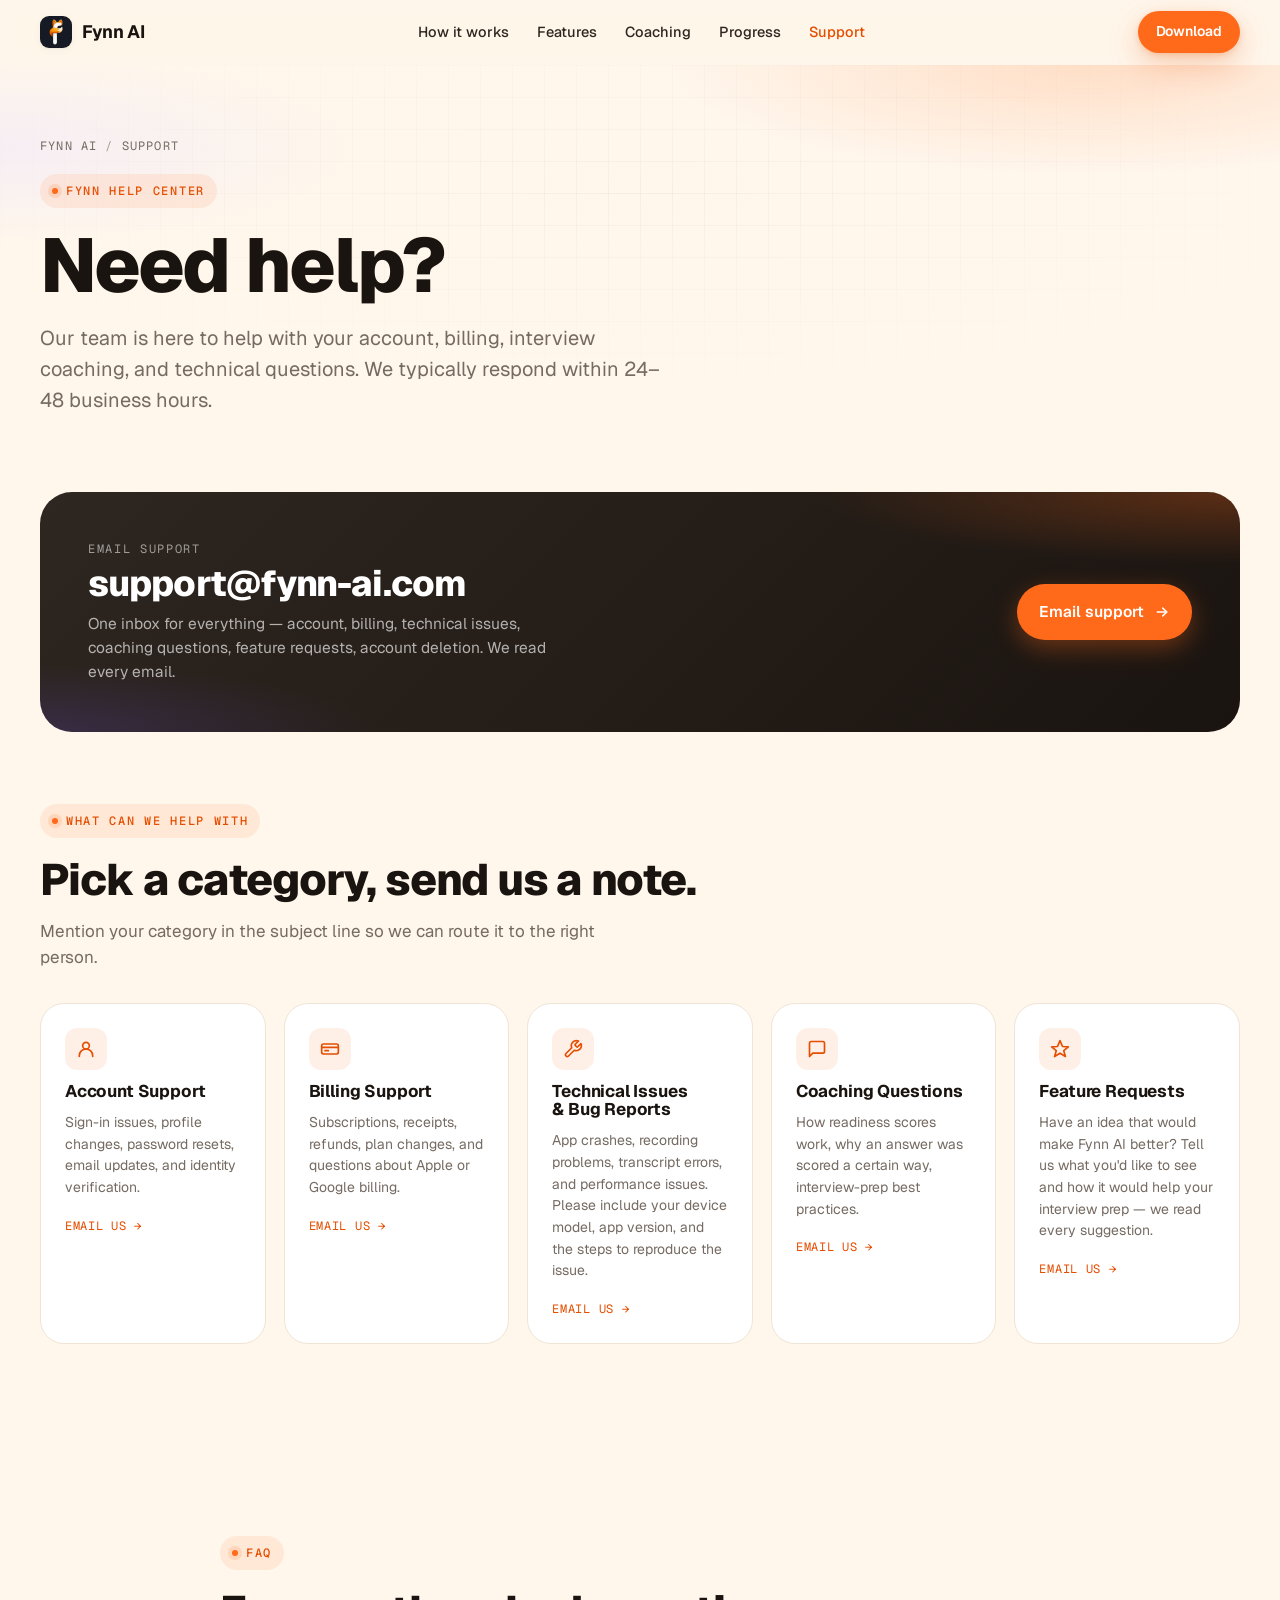
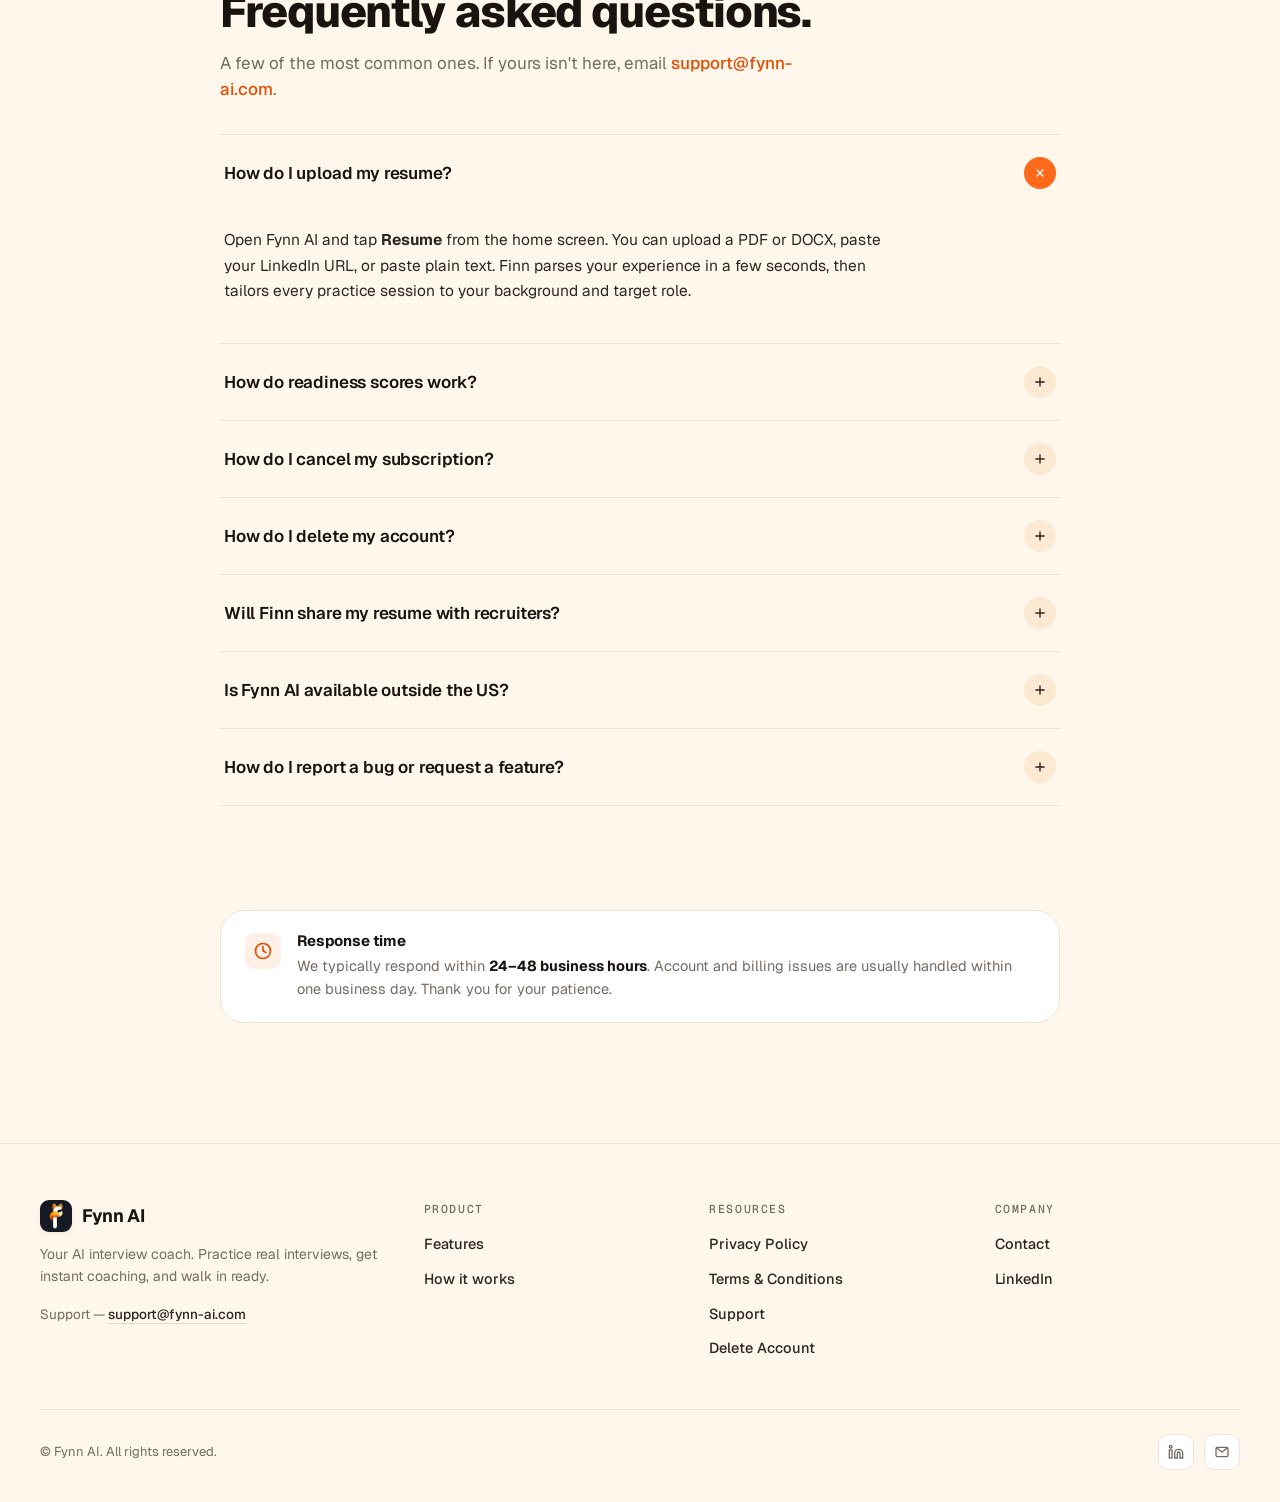
<file: support/index.html>
<!doctype html>
<html lang="en">
<head>
<meta charset="utf-8" />
<meta name="viewport" content="width=device-width,initial-scale=1,viewport-fit=cover" />
<title>Support — Fynn AI</title>
<meta name="description" content="Get help with your Fynn AI account, billing, interview coaching, and technical issues. We typically respond within 24–48 business hours." />
<meta name="theme-color" content="#FFF6EC" />
<link rel="canonical" href="https://fynn-ai.com/support/" />

<link rel="icon" href="/assets/favicon-32x32.png" type="image/png" sizes="32x32" />
<link rel="icon" href="/assets/favicon-16x16.png" type="image/png" sizes="16x16" />
<link rel="apple-touch-icon" href="/assets/apple-touch-icon.png" />
<link rel="manifest" href="/manifest.json" />

<meta property="og:type" content="website" />
<meta property="og:title" content="Support — Fynn AI" />
<meta property="og:description" content="Get help with your Fynn AI account, billing, interview coaching, and technical issues." />
<meta property="og:site_name" content="Fynn AI" />
<meta property="og:url" content="https://fynn-ai.com/support/" />
<meta property="og:image" content="https://fynn-ai.com/assets/og-image.jpg" />
<meta property="og:image:width" content="1200" />
<meta property="og:image:height" content="630" />

<meta name="twitter:card" content="summary_large_image" />
<meta name="twitter:title" content="Support — Fynn AI" />
<meta name="twitter:description" content="Help with your account, billing, coaching, and technical issues." />
<meta name="twitter:image" content="https://fynn-ai.com/assets/og-image.jpg" />

<link rel="preconnect" href="https://fonts.googleapis.com" />
<link rel="preconnect" href="https://fonts.gstatic.com" crossorigin />
<link href="https://fonts.googleapis.com/css2?family=Geist:wght@400;500;600;700;800;900&family=Geist+Mono:wght@400;500&family=Instrument+Serif:ital@0;1&display=swap" rel="stylesheet" />
<link rel="stylesheet" href="/assets/legal.css" />

<script type="application/ld+json">
{
  "@context": "https://schema.org",
  "@type": "BreadcrumbList",
  "itemListElement": [
    { "@type": "ListItem", "position": 1, "name": "Fynn AI", "item": "https://fynn-ai.com/" },
    { "@type": "ListItem", "position": 2, "name": "Support", "item": "https://fynn-ai.com/support/" }
  ]
}
</script>
</head>
<body>

<!-- NAV -->
<header class="nav" id="nav">
  <div class="wrap nav-inner">
    <a class="brand" href="/">
      <div class="brand-mark" aria-hidden="true"></div>
      <div class="brand-name">Fynn AI</div>
    </a>
    <nav class="nav-links" aria-label="Primary">
      <a href="/#how">How it works</a>
      <a href="/#features">Features</a>
      <a href="/#feedback">Coaching</a>
      <a href="/#progress">Progress</a>
      <a href="/support/" class="active">Support</a>
    </nav>
    <div class="nav-cta">
      <a href="/#download" class="btn btn-primary" style="padding:10px 18px; font-size:14px;">Download</a>
    </div>
  </div>
</header>

<!-- HERO -->
<section class="page-hero">
  <div class="page-hero-bg" aria-hidden="true"></div>
  <div class="wrap page-hero-inner">
    <div class="crumbs">
      <a href="/">Fynn AI</a>
      <span class="sep">/</span>
      <span>Support</span>
    </div>
    <span class="eyebrow" style="margin-top:18px;"><span class="dot"></span> Fynn Help Center</span>
    <h1>Need help?</h1>
    <p class="lede">Our team is here to help with your account, billing, interview coaching, and technical questions. We typically respond within 24–48 business hours.</p>
  </div>
</section>

<!-- EMAIL CARD -->
<section style="padding-top:8px; padding-bottom:48px;">
  <div class="wrap">
    <div class="email-card">
      <div>
        <div class="label">Email Support</div>
        <h3>support@fynn-ai.com</h3>
        <p>One inbox for everything — account, billing, technical issues, coaching questions, feature requests, account deletion. We read every email.</p>
      </div>
      <a href="mailto:support@fynn-ai.com" class="email-cta">
        Email support
        <svg viewBox="0 0 24 24" width="16" height="16" fill="none" stroke="currentColor" stroke-width="2.4" stroke-linecap="round" stroke-linejoin="round"><path d="M5 12h14"/><path d="M13 6l6 6-6 6"/></svg>
      </a>
    </div>
  </div>
</section>

<!-- CATEGORIES -->
<section style="padding-top:24px;">
  <div class="wrap">
    <div class="sec-head">
      <span class="eyebrow"><span class="dot"></span> What can we help with</span>
      <h2>Pick a category, send us a note.</h2>
      <p>Mention your category in the subject line so we can route it to the right person.</p>
    </div>

    <div class="support-grid">

      <a class="support-card" href="mailto:support@fynn-ai.com?subject=Account%20Support">
        <div class="ico">
          <svg viewBox="0 0 24 24" fill="none" stroke="currentColor" stroke-width="2" stroke-linecap="round" stroke-linejoin="round"><circle cx="12" cy="8" r="4"/><path d="M4 21v-1a8 8 0 0 1 16 0v1"/></svg>
        </div>
        <h3>Account Support</h3>
        <p>Sign-in issues, profile changes, password resets, email updates, and identity verification.</p>
        <div class="arrow">EMAIL US →</div>
      </a>

      <a class="support-card" href="mailto:support@fynn-ai.com?subject=Billing%20Support">
        <div class="ico">
          <svg viewBox="0 0 24 24" fill="none" stroke="currentColor" stroke-width="2" stroke-linecap="round" stroke-linejoin="round"><rect x="2" y="6" width="20" height="12" rx="2"/><path d="M2 10h20"/><path d="M6 14h4"/></svg>
        </div>
        <h3>Billing Support</h3>
        <p>Subscriptions, receipts, refunds, plan changes, and questions about Apple or Google billing.</p>
        <div class="arrow">EMAIL US →</div>
      </a>

      <a class="support-card" href="mailto:support@fynn-ai.com?subject=Technical%20Issue%20Report">
        <div class="ico">
          <svg viewBox="0 0 24 24" fill="none" stroke="currentColor" stroke-width="2" stroke-linecap="round" stroke-linejoin="round"><path d="M14.7 6.3a1 1 0 0 0 0 1.4l1.6 1.6a1 1 0 0 0 1.4 0l3.77-3.77a6 6 0 0 1-7.94 7.94l-6.91 6.91a2.12 2.12 0 0 1-3-3l6.91-6.91a6 6 0 0 1 7.94-7.94l-3.76 3.76z"/></svg>
        </div>
        <h3>Technical Issues &amp; Bug Reports</h3>
        <p>App crashes, recording problems, transcript errors, and performance issues. Please include your device model, app version, and the steps to reproduce the issue.</p>
        <div class="arrow">EMAIL US →</div>
      </a>

      <a class="support-card" href="mailto:support@fynn-ai.com?subject=Coaching%20Question">
        <div class="ico">
          <svg viewBox="0 0 24 24" fill="none" stroke="currentColor" stroke-width="2" stroke-linecap="round" stroke-linejoin="round"><path d="M21 15a2 2 0 0 1-2 2H7l-4 4V5a2 2 0 0 1 2-2h14a2 2 0 0 1 2 2z"/></svg>
        </div>
        <h3>Coaching Questions</h3>
        <p>How readiness scores work, why an answer was scored a certain way, interview-prep best practices.</p>
        <div class="arrow">EMAIL US →</div>
      </a>

      <a class="support-card" href="mailto:support@fynn-ai.com?subject=Feature%20Request">
        <div class="ico">
          <svg viewBox="0 0 24 24" fill="none" stroke="currentColor" stroke-width="2" stroke-linecap="round" stroke-linejoin="round"><path d="M12 2l3 7 7 .5-5.5 4.5 2 7L12 17l-6.5 4 2-7L2 9.5 9 9z"/></svg>
        </div>
        <h3>Feature Requests</h3>
        <p>Have an idea that would make Fynn AI better? Tell us what you'd like to see and how it would help your interview prep — we read every suggestion.</p>
        <div class="arrow">EMAIL US →</div>
      </a>

    </div>
  </div>
</section>

<!-- FAQ -->
<section id="faq">
  <div class="wrap wrap-narrow">
    <div class="sec-head">
      <span class="eyebrow"><span class="dot"></span> FAQ</span>
      <h2>Frequently asked questions.</h2>
      <p>A few of the most common ones. If yours isn't here, email <a href="mailto:support@fynn-ai.com" style="color:var(--finn-deep); font-weight:500;">support@fynn-ai.com</a>.</p>
    </div>

    <div class="faq-list">

      <div class="faq-item open">
        <button class="faq-q" aria-expanded="true">
          How do I upload my resume?
          <span class="faq-toggle" aria-hidden="true"><svg viewBox="0 0 24 24" width="14" height="14" fill="none" stroke="currentColor" stroke-width="2.4" stroke-linecap="round"><path d="M12 5v14"/><path d="M5 12h14"/></svg></span>
        </button>
        <div class="faq-a">
          <p>Open Fynn AI and tap <strong>Resume</strong> from the home screen. You can upload a PDF or DOCX, paste your LinkedIn URL, or paste plain text. Finn parses your experience in a few seconds, then tailors every practice session to your background and target role.</p>
        </div>
      </div>

      <div class="faq-item">
        <button class="faq-q" aria-expanded="false">
          How do readiness scores work?
          <span class="faq-toggle" aria-hidden="true"><svg viewBox="0 0 24 24" width="14" height="14" fill="none" stroke="currentColor" stroke-width="2.4" stroke-linecap="round"><path d="M12 5v14"/><path d="M5 12h14"/></svg></span>
        </button>
        <div class="faq-a">
          <p>Your readiness score is a rolling estimate, from 0–100, of how well you'd perform in a real interview for the role you're preparing for. It blends six signals — clarity, depth, evidence, structure, ownership, and delivery — weighted by the role you target. Every session adds new data; outliers fade out over time so your score reflects your recent form.</p>
        </div>
      </div>

      <div class="faq-item">
        <button class="faq-q" aria-expanded="false">
          How do I cancel my subscription?
          <span class="faq-toggle" aria-hidden="true"><svg viewBox="0 0 24 24" width="14" height="14" fill="none" stroke="currentColor" stroke-width="2.4" stroke-linecap="round"><path d="M12 5v14"/><path d="M5 12h14"/></svg></span>
        </button>
        <div class="faq-a">
          <p>You can cancel anytime from the same store you subscribed through. On iPhone: <strong>Settings → your name → Subscriptions → Fynn AI → Cancel</strong>. On Android: <strong>Play Store → profile → Payments &amp; subscriptions → Subscriptions → Fynn AI → Cancel</strong>. You'll keep paid features until the end of the current billing period.</p>
        </div>
      </div>

      <div class="faq-item">
        <button class="faq-q" aria-expanded="false">
          How do I delete my account?
          <span class="faq-toggle" aria-hidden="true"><svg viewBox="0 0 24 24" width="14" height="14" fill="none" stroke="currentColor" stroke-width="2.4" stroke-linecap="round"><path d="M12 5v14"/><path d="M5 12h14"/></svg></span>
        </button>
        <div class="faq-a">
          <p>Visit the <a href="/delete-account/" style="color:var(--finn-deep); font-weight:500;">Delete Account</a> page for full instructions, or email <a href="mailto:support@fynn-ai.com?subject=Account%20Deletion%20Request" style="color:var(--finn-deep); font-weight:500;">support@fynn-ai.com</a> with the subject line <strong>"Account Deletion Request"</strong>. Deletion is permanent and removes your profile, resume, history, recordings, and progress within 30 days.</p>
        </div>
      </div>

      <div class="faq-item">
        <button class="faq-q" aria-expanded="false">
          Will Finn share my resume with recruiters?
          <span class="faq-toggle" aria-hidden="true"><svg viewBox="0 0 24 24" width="14" height="14" fill="none" stroke="currentColor" stroke-width="2.4" stroke-linecap="round"><path d="M12 5v14"/><path d="M5 12h14"/></svg></span>
        </button>
        <div class="faq-a">
          <p>No. Your resume, recordings, and transcripts are private to your account. We never share them with recruiters, employers, or other Fynn AI users, and we never use them to train third-party models. See the <a href="/privacy/" style="color:var(--finn-deep); font-weight:500;">Privacy Policy</a> for the full details.</p>
        </div>
      </div>

      <div class="faq-item">
        <button class="faq-q" aria-expanded="false">
          Is Fynn AI available outside the US?
          <span class="faq-toggle" aria-hidden="true"><svg viewBox="0 0 24 24" width="14" height="14" fill="none" stroke="currentColor" stroke-width="2.4" stroke-linecap="round"><path d="M12 5v14"/><path d="M5 12h14"/></svg></span>
        </button>
        <div class="faq-a">
          <p>Yes. Fynn AI is available on the App Store and Google Play in most regions. Coaching, transcripts, and the Finn voice currently support English; we're rolling out more languages.</p>
        </div>
      </div>

      <div class="faq-item">
        <button class="faq-q" aria-expanded="false">
          How do I report a bug or request a feature?
          <span class="faq-toggle" aria-hidden="true"><svg viewBox="0 0 24 24" width="14" height="14" fill="none" stroke="currentColor" stroke-width="2.4" stroke-linecap="round"><path d="M12 5v14"/><path d="M5 12h14"/></svg></span>
        </button>
        <div class="faq-a">
          <p>For bugs, email <a href="mailto:support@fynn-ai.com?subject=Technical%20Issue%20Report" style="color:var(--finn-deep); font-weight:500;">support@fynn-ai.com</a> with the subject "Technical Issue Report" and include your device model, app version, and the steps to reproduce the problem — screenshots or screen recordings help a lot. For feature ideas, email us with the subject "Feature Request" and describe what you'd like to see and why it would help.</p>
        </div>
      </div>

    </div>
  </div>
</section>

<!-- RESPONSE TIME -->
<section style="padding-top:0;">
  <div class="wrap wrap-narrow">
    <div class="callout">
      <div class="callout-ico">
        <svg viewBox="0 0 24 24" fill="none" stroke="currentColor" stroke-width="2.2" stroke-linecap="round" stroke-linejoin="round"><circle cx="12" cy="12" r="10"/><path d="M12 6v6l4 2"/></svg>
      </div>
      <div>
        <h4>Response time</h4>
        <p>We typically respond within <strong style="color:var(--ink);">24–48 business hours</strong>. Account and billing issues are usually handled within one business day. Thank you for your patience.</p>
      </div>
    </div>
  </div>
</section>

<!-- FOOTER -->
<footer>
  <div class="wrap">
    <div class="foot-top">
      <div class="foot-brand">
        <a class="brand" href="/">
          <div class="brand-mark" aria-hidden="true"></div>
          <div class="brand-name">Fynn AI</div>
        </a>
        <p>Your AI interview coach. Practice real interviews, get instant coaching, and walk in ready.</p>
        <div class="support-line">Support — <a href="mailto:support@fynn-ai.com">support@fynn-ai.com</a></div>
      </div>
      <div class="foot-col">
        <h5>Product</h5>
        <ul>
          <li><a href="/#features">Features</a></li>
          <li><a href="/#how">How it works</a></li>
        </ul>
      </div>
      <div class="foot-col">
        <h5>Resources</h5>
        <ul>
          <li><a href="/privacy/">Privacy Policy</a></li>
          <li><a href="/terms/">Terms &amp; Conditions</a></li>
          <li><a href="/support/">Support</a></li>
          <li><a href="/delete-account/">Delete Account</a></li>
        </ul>
      </div>
      <div class="foot-col">
        <h5>Company</h5>
        <ul>
          <li><a href="mailto:support@fynn-ai.com">Contact</a></li>
          <li><a href="#" rel="noopener">LinkedIn</a></li>
        </ul>
      </div>
    </div>
    <div class="foot-bottom">
      <div>© Fynn AI. All rights reserved.</div>
      <div class="foot-social">
        <a href="#" aria-label="LinkedIn"><svg viewBox="0 0 24 24" fill="none" stroke="currentColor" stroke-width="2"><path d="M16 8a6 6 0 0 1 6 6v7h-4v-7a2 2 0 0 0-4 0v7h-4v-7a6 6 0 0 1 6-6z"/><rect x="2" y="9" width="4" height="12"/><circle cx="4" cy="4" r="2"/></svg></a>
        <a href="mailto:support@fynn-ai.com" aria-label="Email support"><svg viewBox="0 0 24 24" fill="none" stroke="currentColor" stroke-width="2" stroke-linecap="round" stroke-linejoin="round"><rect x="3" y="5" width="18" height="14" rx="2"/><path d="M4 6l8 6 8-6"/></svg></a>
      </div>
    </div>
  </div>
</footer>

<script>
  (function(){
    const nav = document.getElementById('nav');
    const onScroll = () => nav.classList.toggle('scrolled', window.scrollY > 8);
    window.addEventListener('scroll', onScroll, { passive:true });
    onScroll();
  })();

  // FAQ accordion
  (function(){
    document.querySelectorAll('.faq-q').forEach(btn => {
      btn.addEventListener('click', () => {
        const item = btn.closest('.faq-item');
        const open = item.classList.toggle('open');
        btn.setAttribute('aria-expanded', open ? 'true' : 'false');
      });
    });
  })();
</script>

</body>
</html>
</file>
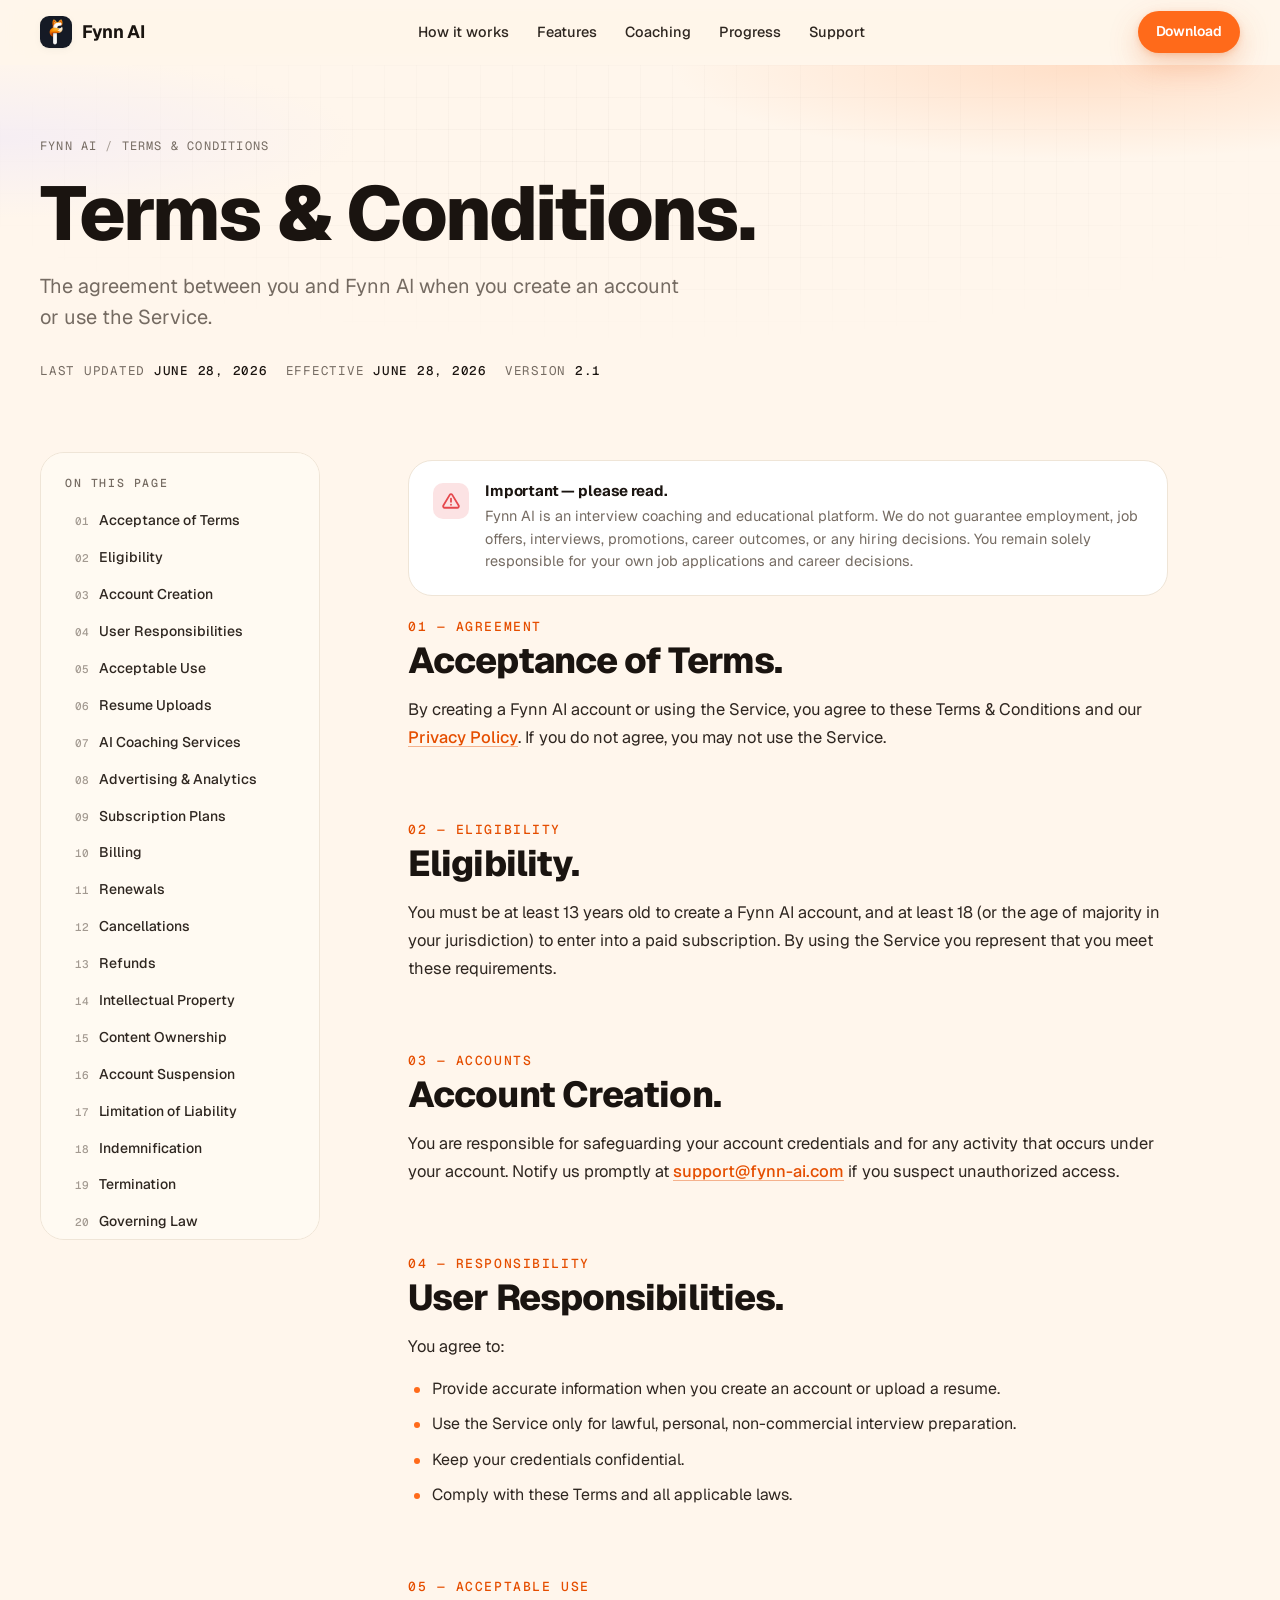
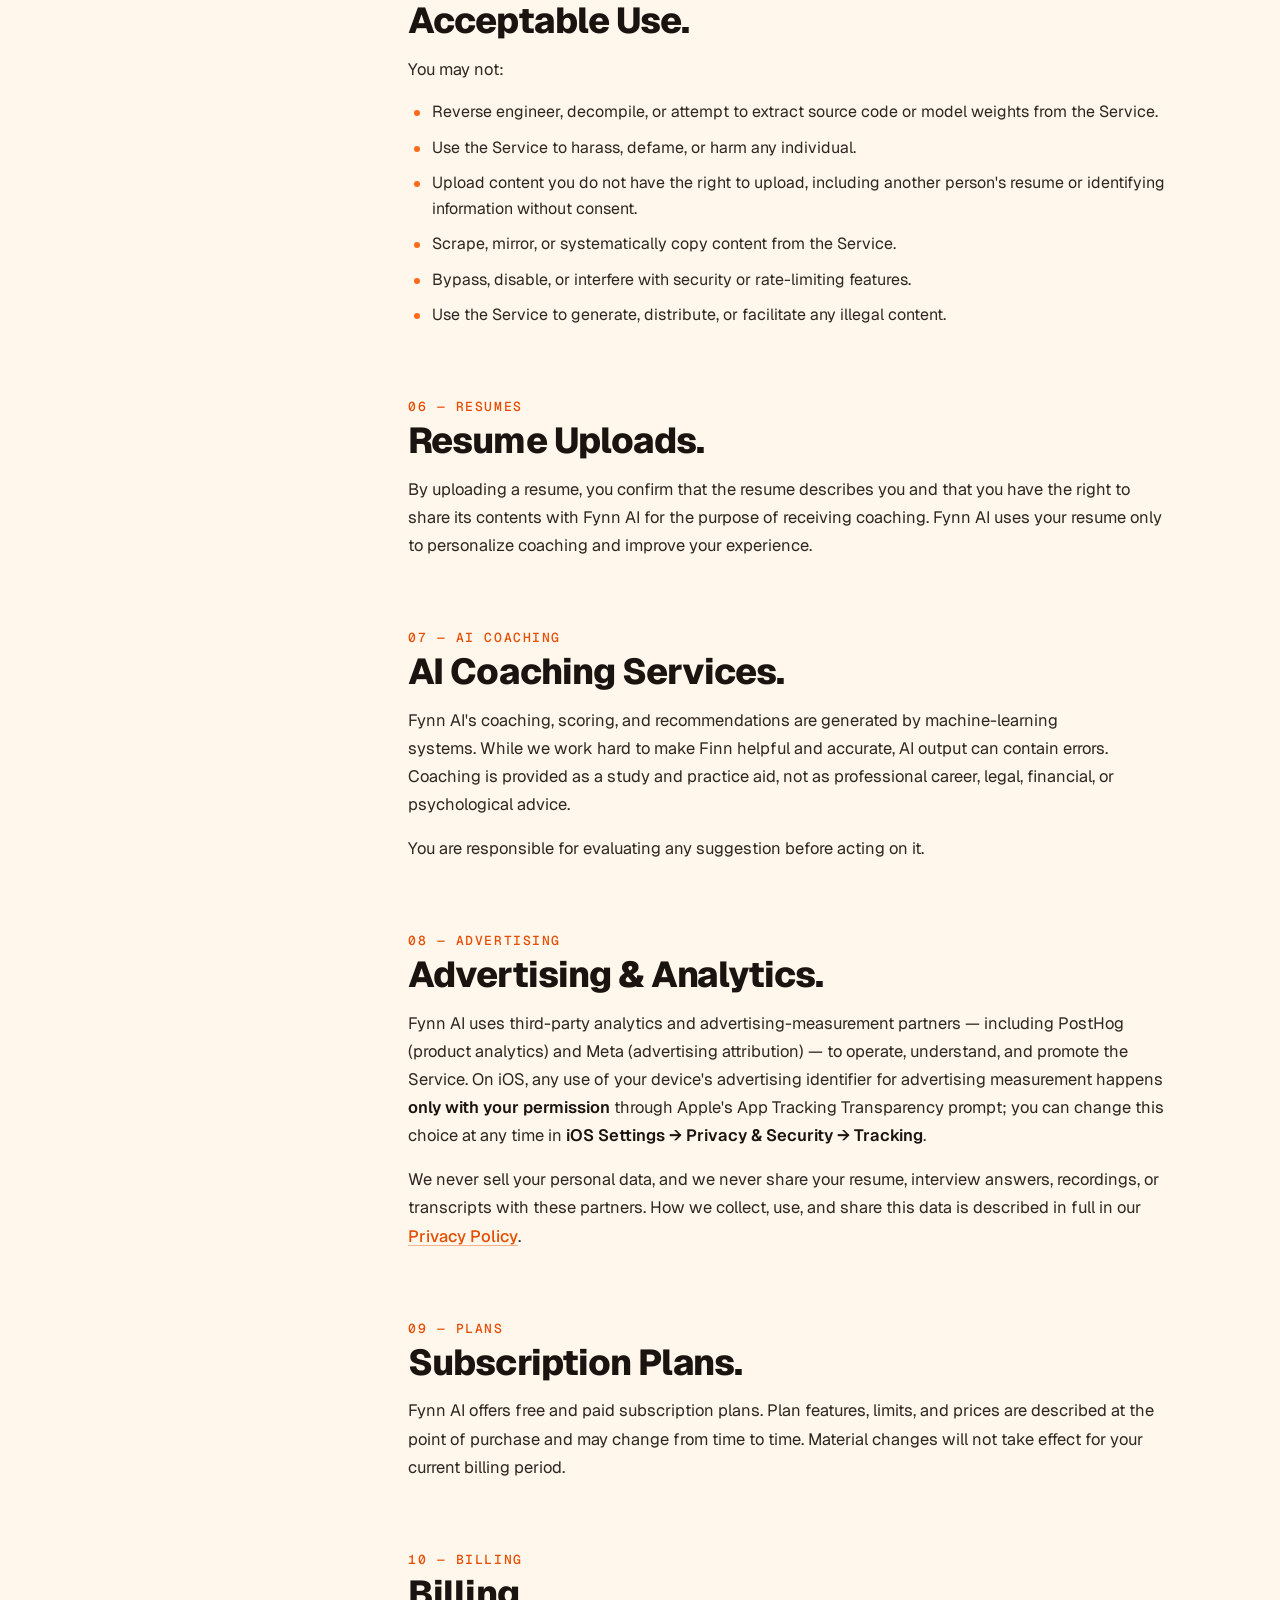
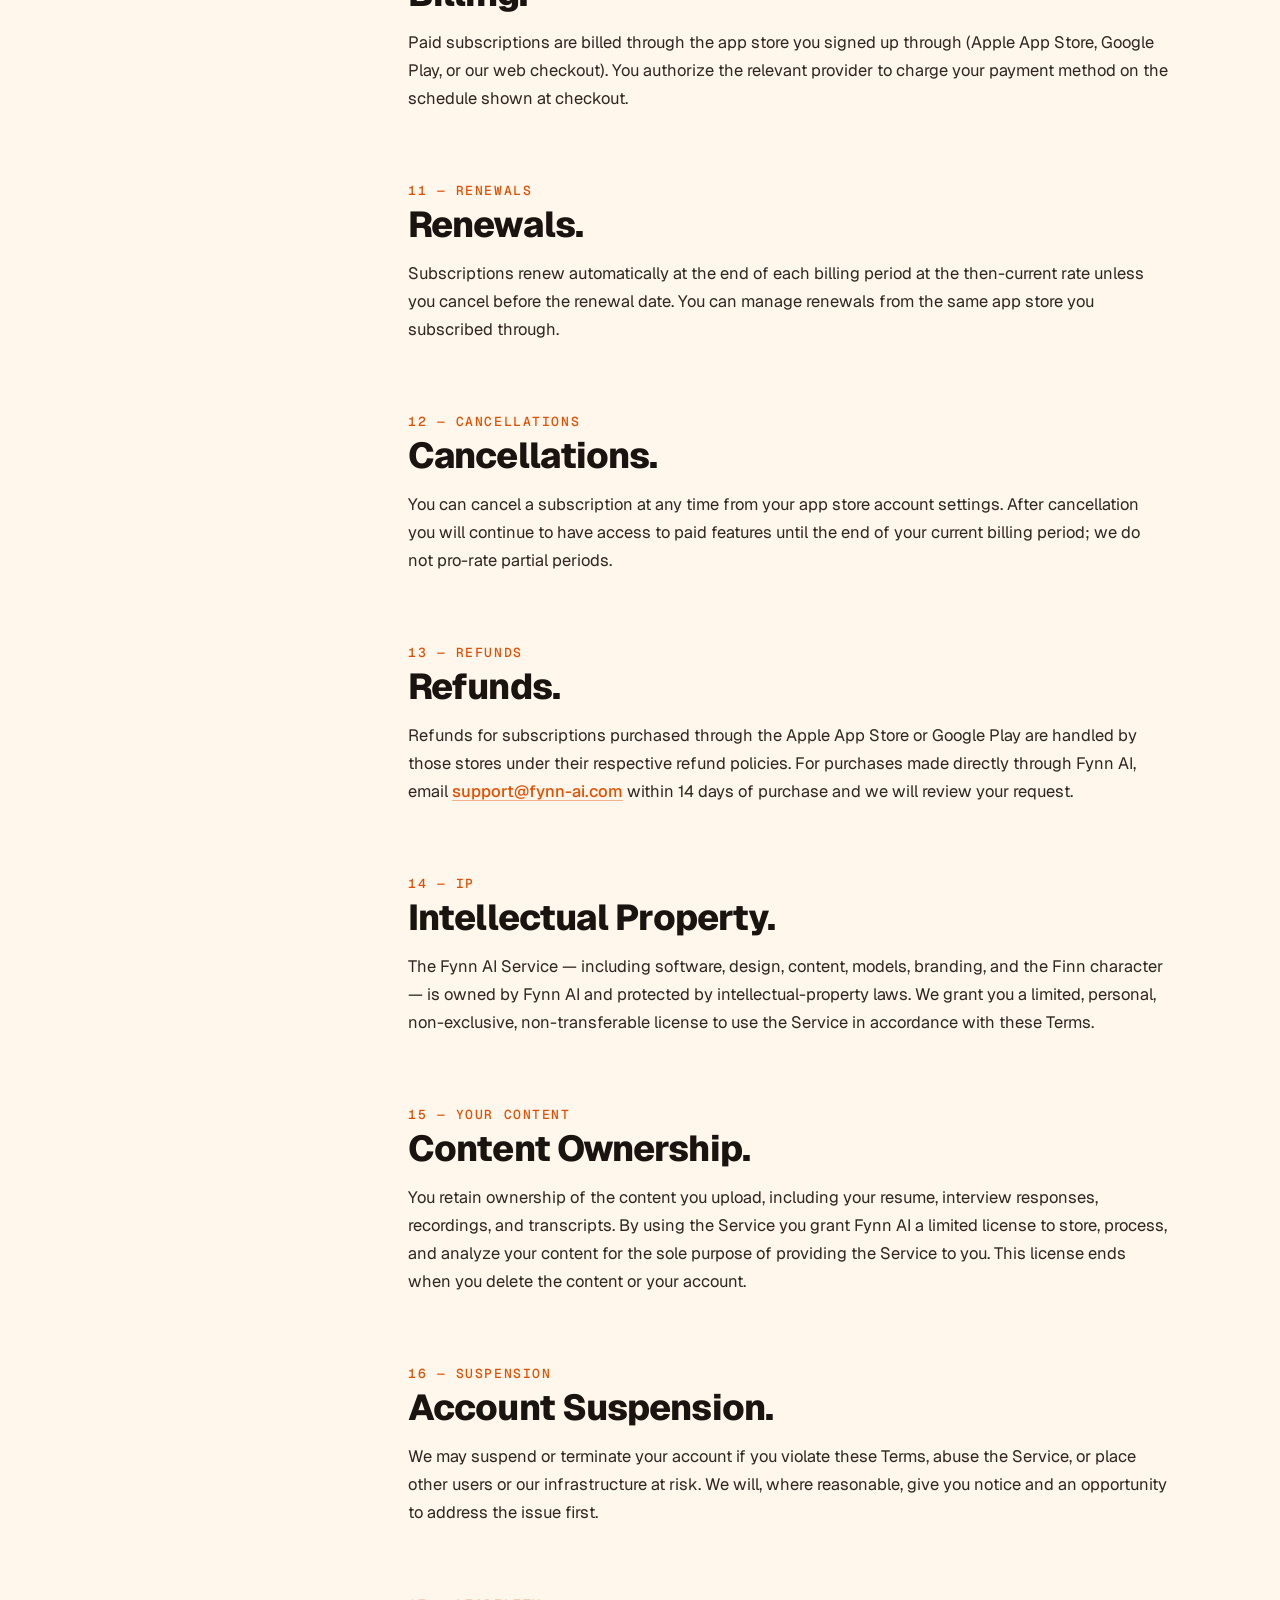
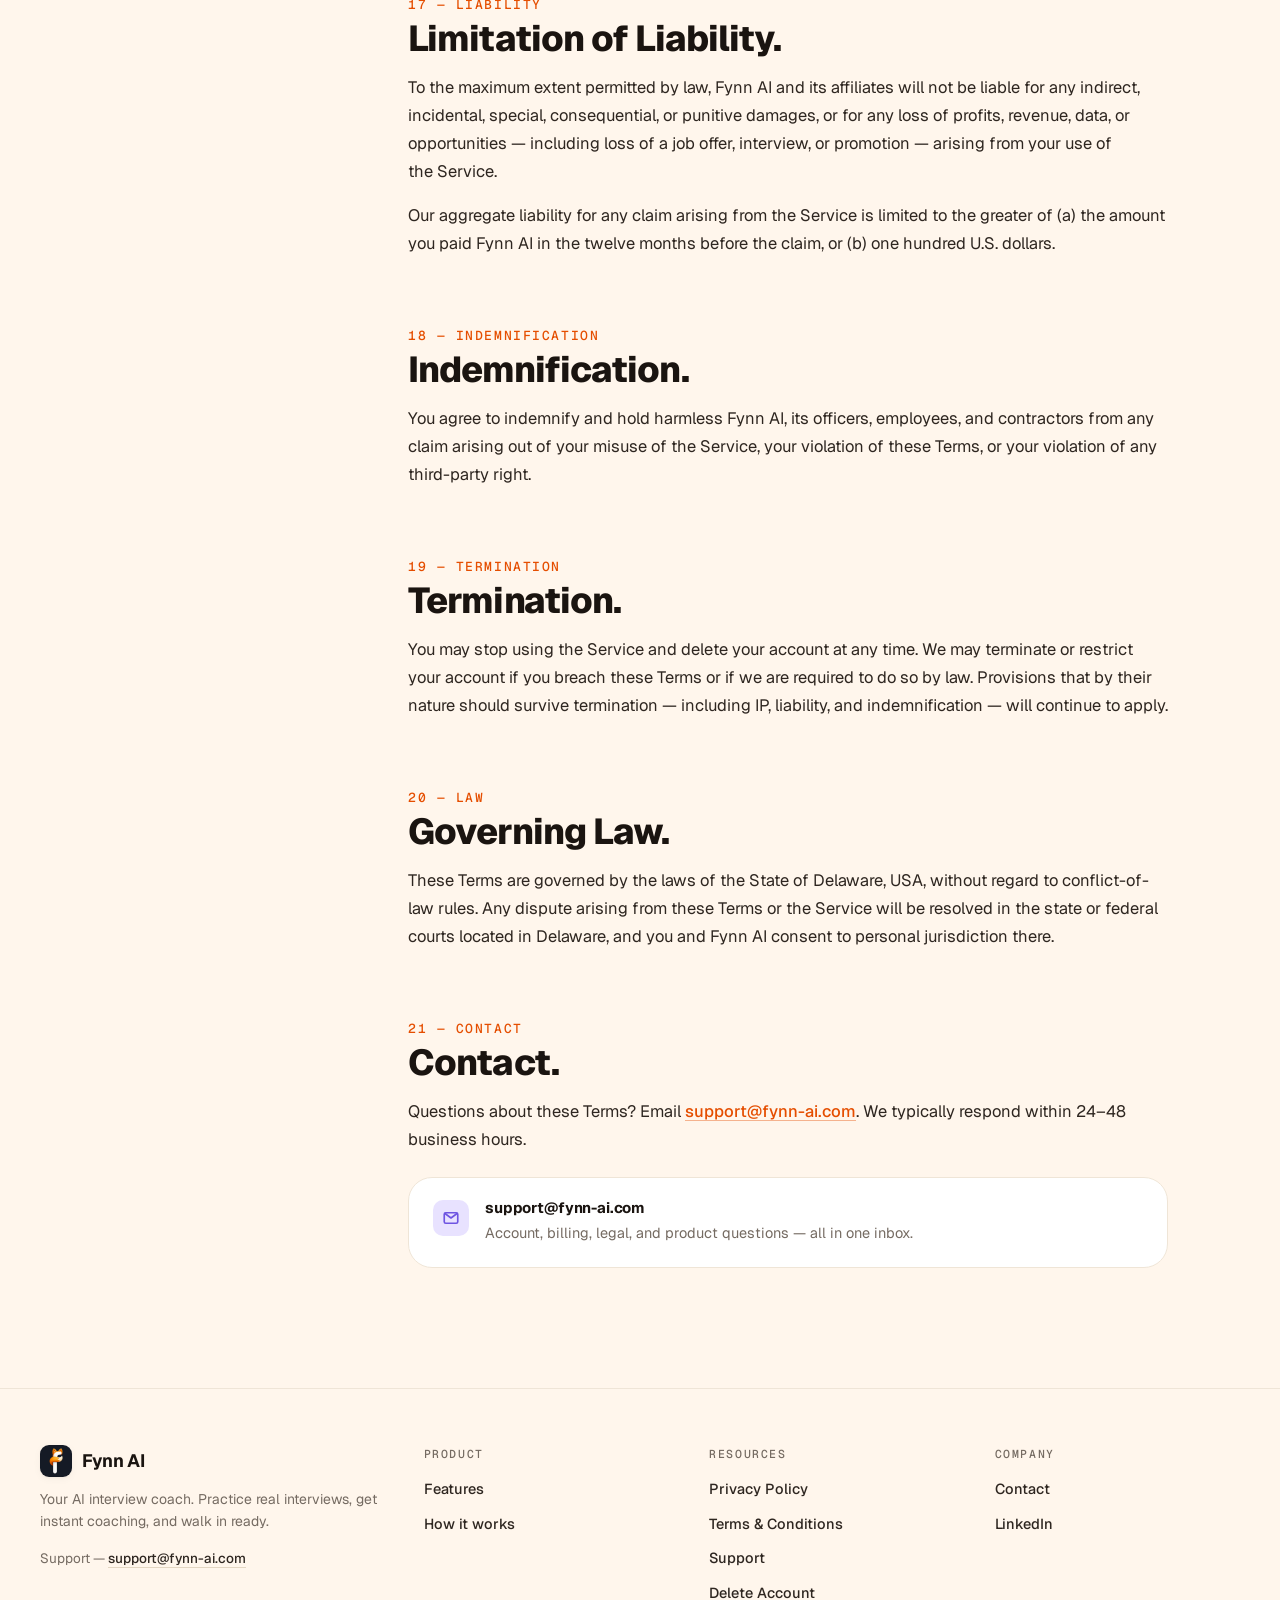
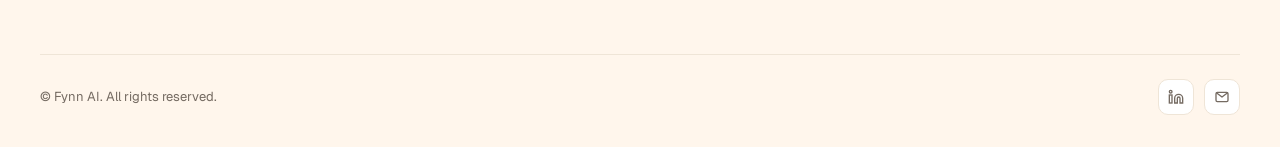
<file: terms/index.html>
<!doctype html>
<html lang="en">
<head>
<meta charset="utf-8" />
<meta name="viewport" content="width=device-width,initial-scale=1,viewport-fit=cover" />
<title>Terms &amp; Conditions — Fynn AI</title>
<meta name="description" content="The agreement between you and Fynn AI — eligibility, acceptable use, subscriptions, intellectual property, and liability." />
<meta name="theme-color" content="#FFF6EC" />
<link rel="canonical" href="https://fynn-ai.com/terms/" />

<link rel="icon" href="/assets/favicon-32x32.png" type="image/png" sizes="32x32" />
<link rel="icon" href="/assets/favicon-16x16.png" type="image/png" sizes="16x16" />
<link rel="apple-touch-icon" href="/assets/apple-touch-icon.png" />
<link rel="manifest" href="/manifest.json" />

<meta property="og:type" content="website" />
<meta property="og:title" content="Terms &amp; Conditions — Fynn AI" />
<meta property="og:description" content="The agreement between you and Fynn AI — eligibility, acceptable use, subscriptions, intellectual property, and liability." />
<meta property="og:site_name" content="Fynn AI" />
<meta property="og:url" content="https://fynn-ai.com/terms/" />
<meta property="og:image" content="https://fynn-ai.com/assets/og-image.jpg" />
<meta property="og:image:width" content="1200" />
<meta property="og:image:height" content="630" />

<meta name="twitter:card" content="summary_large_image" />
<meta name="twitter:title" content="Terms &amp; Conditions — Fynn AI" />
<meta name="twitter:description" content="The agreement between you and Fynn AI." />
<meta name="twitter:image" content="https://fynn-ai.com/assets/og-image.jpg" />

<link rel="preconnect" href="https://fonts.googleapis.com" />
<link rel="preconnect" href="https://fonts.gstatic.com" crossorigin />
<link href="https://fonts.googleapis.com/css2?family=Geist:wght@400;500;600;700;800;900&family=Geist+Mono:wght@400;500&family=Instrument+Serif:ital@0;1&display=swap" rel="stylesheet" />
<link rel="stylesheet" href="/assets/legal.css" />

<script type="application/ld+json">
{
  "@context": "https://schema.org",
  "@type": "BreadcrumbList",
  "itemListElement": [
    { "@type": "ListItem", "position": 1, "name": "Fynn AI", "item": "https://fynn-ai.com/" },
    { "@type": "ListItem", "position": 2, "name": "Terms & Conditions", "item": "https://fynn-ai.com/terms/" }
  ]
}
</script>
</head>
<body>

<!-- NAV -->
<header class="nav" id="nav">
  <div class="wrap nav-inner">
    <a class="brand" href="/">
      <div class="brand-mark" aria-hidden="true"></div>
      <div class="brand-name">Fynn AI</div>
    </a>
    <nav class="nav-links" aria-label="Primary">
      <a href="/#how">How it works</a>
      <a href="/#features">Features</a>
      <a href="/#feedback">Coaching</a>
      <a href="/#progress">Progress</a>
      <a href="/support/">Support</a>
    </nav>
    <div class="nav-cta">
      <a href="/#download" class="btn btn-primary" style="padding:10px 18px; font-size:14px;">Download</a>
    </div>
  </div>
</header>

<!-- HERO -->
<section class="page-hero">
  <div class="page-hero-bg" aria-hidden="true"></div>
  <div class="wrap page-hero-inner">
    <div class="crumbs">
      <a href="/">Fynn AI</a>
      <span class="sep">/</span>
      <span>Terms &amp; Conditions</span>
    </div>
    <h1>Terms &amp; Conditions.</h1>
    <p class="lede">The agreement between you and Fynn AI when you create an account or use the Service.</p>
    <div class="meta">
      <div><span>Last updated </span><strong>June 28, 2026</strong></div>
      <div><span>Effective </span><strong>June 28, 2026</strong></div>
      <div><span>Version </span><strong>2.1</strong></div>
    </div>
  </div>
</section>

<!-- BODY -->
<section style="padding-top:24px;">
  <div class="wrap">
    <div class="legal-layout">

      <aside class="toc" aria-label="Table of contents">
        <h4>On this page</h4>
        <ol>
          <li><a href="#acceptance">Acceptance of Terms</a></li>
          <li><a href="#eligibility">Eligibility</a></li>
          <li><a href="#account">Account Creation</a></li>
          <li><a href="#responsibilities">User Responsibilities</a></li>
          <li><a href="#acceptable-use">Acceptable Use</a></li>
          <li><a href="#resume-uploads">Resume Uploads</a></li>
          <li><a href="#ai-services">AI Coaching Services</a></li>
          <li><a href="#advertising-analytics">Advertising &amp; Analytics</a></li>
          <li><a href="#subscriptions">Subscription Plans</a></li>
          <li><a href="#billing">Billing</a></li>
          <li><a href="#renewals">Renewals</a></li>
          <li><a href="#cancellations">Cancellations</a></li>
          <li><a href="#refunds">Refunds</a></li>
          <li><a href="#ip">Intellectual Property</a></li>
          <li><a href="#content-ownership">Content Ownership</a></li>
          <li><a href="#suspension">Account Suspension</a></li>
          <li><a href="#liability">Limitation of Liability</a></li>
          <li><a href="#indemnification">Indemnification</a></li>
          <li><a href="#termination">Termination</a></li>
          <li><a href="#law">Governing Law</a></li>
          <li><a href="#contact">Contact</a></li>
        </ol>
      </aside>

      <article class="prose">

        <div class="callout warn">
          <div class="callout-ico">
            <svg viewBox="0 0 24 24" fill="none" stroke="currentColor" stroke-width="2.4" stroke-linecap="round" stroke-linejoin="round"><path d="M12 9v4"/><path d="M12 17h.01"/><path d="M10.29 3.86L1.82 18a2 2 0 0 0 1.71 3h16.94a2 2 0 0 0 1.71-3L13.71 3.86a2 2 0 0 0-3.42 0z"/></svg>
          </div>
          <div>
            <h4>Important — please read.</h4>
            <p>Fynn AI is an interview coaching and educational platform. We do not guarantee employment, job offers, interviews, promotions, career outcomes, or any hiring decisions. You remain solely responsible for your own job applications and career decisions.</p>
          </div>
        </div>

        <section id="acceptance">
          <h2><span class="num">01 — Agreement</span>Acceptance of Terms.</h2>
          <p>By creating a Fynn AI account or using the Service, you agree to these Terms &amp; Conditions and our <a href="/privacy/">Privacy Policy</a>. If you do not agree, you may not use the Service.</p>
        </section>

        <section id="eligibility">
          <h2><span class="num">02 — Eligibility</span>Eligibility.</h2>
          <p>You must be at least 13 years old to create a Fynn AI account, and at least 18 (or the age of majority in your jurisdiction) to enter into a paid subscription. By using the Service you represent that you meet these requirements.</p>
        </section>

        <section id="account">
          <h2><span class="num">03 — Accounts</span>Account Creation.</h2>
          <p>You are responsible for safeguarding your account credentials and for any activity that occurs under your account. Notify us promptly at <a href="mailto:support@fynn-ai.com">support@fynn-ai.com</a> if you suspect unauthorized access.</p>
        </section>

        <section id="responsibilities">
          <h2><span class="num">04 — Responsibility</span>User Responsibilities.</h2>
          <p>You agree to:</p>
          <ul>
            <li>Provide accurate information when you create an account or upload a resume.</li>
            <li>Use the Service only for lawful, personal, non-commercial interview preparation.</li>
            <li>Keep your credentials confidential.</li>
            <li>Comply with these Terms and all applicable laws.</li>
          </ul>
        </section>

        <section id="acceptable-use">
          <h2><span class="num">05 — Acceptable use</span>Acceptable Use.</h2>
          <p>You may not:</p>
          <ul>
            <li>Reverse engineer, decompile, or attempt to extract source code or model weights from the Service.</li>
            <li>Use the Service to harass, defame, or harm any individual.</li>
            <li>Upload content you do not have the right to upload, including another person's resume or identifying information without consent.</li>
            <li>Scrape, mirror, or systematically copy content from the Service.</li>
            <li>Bypass, disable, or interfere with security or rate-limiting features.</li>
            <li>Use the Service to generate, distribute, or facilitate any illegal content.</li>
          </ul>
        </section>

        <section id="resume-uploads">
          <h2><span class="num">06 — Resumes</span>Resume Uploads.</h2>
          <p>By uploading a resume, you confirm that the resume describes you and that you have the right to share its contents with Fynn AI for the purpose of receiving coaching. Fynn AI uses your resume only to personalize coaching and improve your experience.</p>
        </section>

        <section id="ai-services">
          <h2><span class="num">07 — AI Coaching</span>AI Coaching Services.</h2>
          <p>Fynn AI's coaching, scoring, and recommendations are generated by machine-learning systems. While we work hard to make Finn helpful and accurate, AI output can contain errors. Coaching is provided as a study and practice aid, not as professional career, legal, financial, or psychological advice.</p>
          <p>You are responsible for evaluating any suggestion before acting on it.</p>
        </section>

        <section id="advertising-analytics">
          <h2><span class="num">08 — Advertising</span>Advertising &amp; Analytics.</h2>
          <p>Fynn AI uses third-party analytics and advertising-measurement partners — including PostHog (product analytics) and Meta (advertising attribution) — to operate, understand, and promote the Service. On iOS, any use of your device's advertising identifier for advertising measurement happens <strong>only with your permission</strong> through Apple's App Tracking Transparency prompt; you can change this choice at any time in <strong>iOS Settings → Privacy &amp; Security → Tracking</strong>.</p>
          <p>We never sell your personal data, and we never share your resume, interview answers, recordings, or transcripts with these partners. How we collect, use, and share this data is described in full in our <a href="/privacy/">Privacy Policy</a>.</p>
        </section>

        <section id="subscriptions">
          <h2><span class="num">09 — Plans</span>Subscription Plans.</h2>
          <p>Fynn AI offers free and paid subscription plans. Plan features, limits, and prices are described at the point of purchase and may change from time to time. Material changes will not take effect for your current billing period.</p>
        </section>

        <section id="billing">
          <h2><span class="num">10 — Billing</span>Billing.</h2>
          <p>Paid subscriptions are billed through the app store you signed up through (Apple App Store, Google Play, or our web checkout). You authorize the relevant provider to charge your payment method on the schedule shown at checkout.</p>
        </section>

        <section id="renewals">
          <h2><span class="num">11 — Renewals</span>Renewals.</h2>
          <p>Subscriptions renew automatically at the end of each billing period at the then-current rate unless you cancel before the renewal date. You can manage renewals from the same app store you subscribed through.</p>
        </section>

        <section id="cancellations">
          <h2><span class="num">12 — Cancellations</span>Cancellations.</h2>
          <p>You can cancel a subscription at any time from your app store account settings. After cancellation you will continue to have access to paid features until the end of your current billing period; we do not pro-rate partial periods.</p>
        </section>

        <section id="refunds">
          <h2><span class="num">13 — Refunds</span>Refunds.</h2>
          <p>Refunds for subscriptions purchased through the Apple App Store or Google Play are handled by those stores under their respective refund policies. For purchases made directly through Fynn AI, email <a href="mailto:support@fynn-ai.com">support@fynn-ai.com</a> within 14 days of purchase and we will review your request.</p>
        </section>

        <section id="ip">
          <h2><span class="num">14 — IP</span>Intellectual Property.</h2>
          <p>The Fynn AI Service — including software, design, content, models, branding, and the Finn character — is owned by Fynn AI and protected by intellectual-property laws. We grant you a limited, personal, non-exclusive, non-transferable license to use the Service in accordance with these Terms.</p>
        </section>

        <section id="content-ownership">
          <h2><span class="num">15 — Your content</span>Content Ownership.</h2>
          <p>You retain ownership of the content you upload, including your resume, interview responses, recordings, and transcripts. By using the Service you grant Fynn AI a limited license to store, process, and analyze your content for the sole purpose of providing the Service to you. This license ends when you delete the content or your account.</p>
        </section>

        <section id="suspension">
          <h2><span class="num">16 — Suspension</span>Account Suspension.</h2>
          <p>We may suspend or terminate your account if you violate these Terms, abuse the Service, or place other users or our infrastructure at risk. We will, where reasonable, give you notice and an opportunity to address the issue first.</p>
        </section>

        <section id="liability">
          <h2><span class="num">17 — Liability</span>Limitation of Liability.</h2>
          <p>To the maximum extent permitted by law, Fynn AI and its affiliates will not be liable for any indirect, incidental, special, consequential, or punitive damages, or for any loss of profits, revenue, data, or opportunities — including loss of a job offer, interview, or promotion — arising from your use of the Service.</p>
          <p>Our aggregate liability for any claim arising from the Service is limited to the greater of (a) the amount you paid Fynn AI in the twelve months before the claim, or (b) one hundred U.S. dollars.</p>
        </section>

        <section id="indemnification">
          <h2><span class="num">18 — Indemnification</span>Indemnification.</h2>
          <p>You agree to indemnify and hold harmless Fynn AI, its officers, employees, and contractors from any claim arising out of your misuse of the Service, your violation of these Terms, or your violation of any third-party right.</p>
        </section>

        <section id="termination">
          <h2><span class="num">19 — Termination</span>Termination.</h2>
          <p>You may stop using the Service and delete your account at any time. We may terminate or restrict your account if you breach these Terms or if we are required to do so by law. Provisions that by their nature should survive termination — including IP, liability, and indemnification — will continue to apply.</p>
        </section>

        <section id="law">
          <h2><span class="num">20 — Law</span>Governing Law.</h2>
          <p>These Terms are governed by the laws of the State of Delaware, USA, without regard to conflict-of-law rules. Any dispute arising from these Terms or the Service will be resolved in the state or federal courts located in Delaware, and you and Fynn AI consent to personal jurisdiction there.</p>
        </section>

        <section id="contact">
          <h2><span class="num">21 — Contact</span>Contact.</h2>
          <p>Questions about these Terms? Email <a href="mailto:support@fynn-ai.com">support@fynn-ai.com</a>. We typically respond within 24–48 business hours.</p>

          <div class="callout info" style="margin-top:24px;">
            <div class="callout-ico">
              <svg viewBox="0 0 24 24" fill="none" stroke="currentColor" stroke-width="2.2" stroke-linecap="round" stroke-linejoin="round"><path d="M4 6l8 6 8-6"/><rect x="3" y="5" width="18" height="14" rx="2"/></svg>
            </div>
            <div>
              <h4>support@fynn-ai.com</h4>
              <p>Account, billing, legal, and product questions — all in one inbox.</p>
            </div>
          </div>
        </section>

      </article>
    </div>
  </div>
</section>

<!-- FOOTER -->
<footer>
  <div class="wrap">
    <div class="foot-top">
      <div class="foot-brand">
        <a class="brand" href="/">
          <div class="brand-mark" aria-hidden="true"></div>
          <div class="brand-name">Fynn AI</div>
        </a>
        <p>Your AI interview coach. Practice real interviews, get instant coaching, and walk in ready.</p>
        <div class="support-line">Support — <a href="mailto:support@fynn-ai.com">support@fynn-ai.com</a></div>
      </div>
      <div class="foot-col">
        <h5>Product</h5>
        <ul>
          <li><a href="/#features">Features</a></li>
          <li><a href="/#how">How it works</a></li>
        </ul>
      </div>
      <div class="foot-col">
        <h5>Resources</h5>
        <ul>
          <li><a href="/privacy/">Privacy Policy</a></li>
          <li><a href="/terms/">Terms &amp; Conditions</a></li>
          <li><a href="/support/">Support</a></li>
          <li><a href="/delete-account/">Delete Account</a></li>
        </ul>
      </div>
      <div class="foot-col">
        <h5>Company</h5>
        <ul>
          <li><a href="mailto:support@fynn-ai.com">Contact</a></li>
          <li><a href="#" rel="noopener">LinkedIn</a></li>
        </ul>
      </div>
    </div>
    <div class="foot-bottom">
      <div>© Fynn AI. All rights reserved.</div>
      <div class="foot-social">
        <a href="#" aria-label="LinkedIn"><svg viewBox="0 0 24 24" fill="none" stroke="currentColor" stroke-width="2"><path d="M16 8a6 6 0 0 1 6 6v7h-4v-7a2 2 0 0 0-4 0v7h-4v-7a6 6 0 0 1 6-6z"/><rect x="2" y="9" width="4" height="12"/><circle cx="4" cy="4" r="2"/></svg></a>
        <a href="mailto:support@fynn-ai.com" aria-label="Email support"><svg viewBox="0 0 24 24" fill="none" stroke="currentColor" stroke-width="2" stroke-linecap="round" stroke-linejoin="round"><rect x="3" y="5" width="18" height="14" rx="2"/><path d="M4 6l8 6 8-6"/></svg></a>
      </div>
    </div>
  </div>
</footer>

<script>
  (function(){
    const nav = document.getElementById('nav');
    const onScroll = () => nav.classList.toggle('scrolled', window.scrollY > 8);
    window.addEventListener('scroll', onScroll, { passive:true });
    onScroll();
  })();

  (function(){
    const links = document.querySelectorAll('.toc a');
    const sections = [...links].map(a => document.querySelector(a.getAttribute('href'))).filter(Boolean);
    if (!sections.length) return;
    const io = new IntersectionObserver((entries)=>{
      entries.forEach(e=>{
        if (e.isIntersecting){
          const id = e.target.id;
          links.forEach(l => l.classList.toggle('active', l.getAttribute('href') === '#' + id));
        }
      });
    }, { rootMargin: '-30% 0px -60% 0px', threshold: 0 });
    sections.forEach(s => io.observe(s));
  })();
</script>

</body>
</html>
</file>
<file: assets/fynn.css>
/* ─────────────────────────────────────────
   FYNN AI — REDESIGN DESIGN SYSTEM
   Duolingo character × Linear polish × Arc warmth
   ───────────────────────────────────────── */

:root{
  /* Brand */
  --finn:        #FF6A1A;
  --finn-deep:   #E54E00;
  --finn-soft:   #FFB382;
  --finn-glow:   rgba(255,106,26,0.45);

  /* Light bases */
  --cream:       #FFF6EC;
  --cream-deep:  #FBE9D2;
  --cream-2:     #FFFAF2;

  /* Dark bases */
  --ink:         #1A1410;
  --ink-2:       #2E2620;
  --ink-deep:    #110C09;     /* near-black, warm */
  --ink-grad-a:  #1F1612;
  --ink-grad-b:  #0C0805;

  /* Accents */
  --green:       #1F9D55;
  --green-soft:  #D7F3E2;
  --purple:      #6E54E2;
  --purple-soft: #E8E2FF;
  --sky:         #2A6FDB;
  --red:         #E5484D;

  --mute:        #756B62;
  --mute-2:      #A39A91;
  --mute-dark:   #8A7E70;
  --line:        #EFE5D7;
  --line-2:      #E3D6C2;
  --line-dark:   rgba(255,255,255,0.10);
  --white:       #FFFFFF;

  /* Type */
  --font-sans:   'Geist', ui-sans-serif, system-ui, -apple-system, 'Segoe UI', sans-serif;
  --font-mono:   'Geist Mono', ui-monospace, 'SF Mono', monospace;
  --font-serif:  'Instrument Serif', ui-serif, Georgia, serif;

  /* Radii */
  --r-sm: 10px; --r-md: 16px; --r-lg: 22px; --r-xl: 32px; --r-2xl: 44px;

  /* Shadows */
  --shadow-sm: 0 1px 2px rgba(26,20,16,.04), 0 2px 8px rgba(26,20,16,.05);
  --shadow-md: 0 4px 14px rgba(26,20,16,.07), 0 10px 30px rgba(26,20,16,.07);
  --shadow-lg: 0 12px 40px rgba(26,20,16,.10), 0 24px 70px rgba(26,20,16,.08);
  --shadow-xl: 0 30px 80px rgba(26,20,16,.16), 0 8px 24px rgba(26,20,16,.10);
  --shadow-finn: 0 14px 32px rgba(229,78,0,.34), 0 2px 6px rgba(229,78,0,.20);
  --shadow-phone: 0 30px 60px rgba(26,20,16,.22), 0 12px 24px rgba(26,20,16,.14);

  --ease-out: cubic-bezier(0.16, 1, 0.3, 1);
  --ease-spring: cubic-bezier(0.34, 1.56, 0.64, 1);
}

*,*::before,*::after{ box-sizing:border-box; }
html,body{ margin:0; padding:0; }
html{ scroll-behavior:smooth; -webkit-text-size-adjust:100%; scroll-padding-top:88px; }
body{
  font-family:var(--font-sans);
  background:var(--cream);
  color:var(--ink);
  line-height:1.5;
  font-feature-settings:"ss01","ss02","cv11";
  -webkit-font-smoothing:antialiased;
  text-rendering:optimizeLegibility;
  overflow-x:hidden;
}
img{ max-width:100%; display:block; }
button{ font:inherit; cursor:pointer; border:0; background:transparent; color:inherit; }
a{ color:inherit; text-decoration:none; }

/* ─────────────────────────────────────────
   TYPE
   ───────────────────────────────────────── */
h1,h2,h3,h4{ font-family:var(--font-sans); letter-spacing:-0.028em; font-weight:800; line-height:1.04; margin:0; text-wrap:balance; }
.serif{ font-family:var(--font-serif); font-style:italic; font-weight:400; letter-spacing:-0.02em; }
.mono{ font-family:var(--font-mono); }
.accent{ color:var(--finn-deep); }

.eyebrow{
  display:inline-flex; align-items:center; gap:8px;
  font-family:var(--font-mono); font-size:12px; letter-spacing:0.14em; text-transform:uppercase;
  color:var(--finn-deep); background:rgba(255,106,26,0.12);
  padding:8px 12px; border-radius:999px; font-weight:500;
}
.eyebrow .dot{ width:6px; height:6px; border-radius:50%; background:var(--finn); box-shadow:0 0 0 4px rgba(255,106,26,.18); animation:pulse 2.4s ease-in-out infinite; }
@keyframes pulse{ 0%,100%{ transform:scale(1); opacity:1; } 50%{ transform:scale(1.25); opacity:.6; } }

.eyebrow-dark{
  display:inline-flex; align-items:center; gap:8px;
  font-family:var(--font-mono); font-size:12px; letter-spacing:0.14em; text-transform:uppercase;
  color:#FFB382; background:rgba(255,106,26,0.14);
  padding:8px 12px; border-radius:999px; font-weight:500;
  border:1px solid rgba(255,106,26,0.25);
}
.eyebrow-dark .dot{ width:6px; height:6px; border-radius:50%; background:var(--finn); box-shadow:0 0 0 4px rgba(255,106,26,.25); animation:pulse 2.4s ease-in-out infinite; }

/* ─────────────────────────────────────────
   LAYOUT
   ───────────────────────────────────────── */
.wrap{ width:100%; max-width:1280px; margin:0 auto; padding:0 20px; }
@media (min-width:768px){ .wrap{ padding:0 32px; } }
@media (min-width:1280px){ .wrap{ padding:0 40px; } }
.wrap-narrow{ max-width:1080px; }
.wrap-tight{ max-width:840px; }

section{ position:relative; padding:80px 0; }
@media (min-width:768px){ section{ padding:120px 0; } }
@media (min-width:1280px){ section{ padding:144px 0; } }

.sec-head{ max-width:680px; margin-bottom:48px; }
.sec-head .eyebrow, .sec-head .eyebrow-dark{ margin-bottom:20px; }
.sec-head h2{ font-size:clamp(36px, 5vw, 60px); letter-spacing:-0.03em; }
.sec-head p{ font-size:clamp(17px, 1.6vw, 20px); color:var(--mute); margin-top:16px; max-width:600px; line-height:1.5; }

.sec-dark{ background:linear-gradient(180deg, var(--ink-grad-a) 0%, var(--ink-grad-b) 100%); color:#fff; }
.sec-dark .sec-head h2{ color:#fff; }
.sec-dark .sec-head p{ color:rgba(255,255,255,0.65); }

/* Soft hero-like background painter */
.bg-paint{ position:absolute; inset:0; z-index:0; pointer-events:none; overflow:hidden; }
.bg-paint::before{
  content:""; position:absolute; inset:0;
  background:
    radial-gradient(60% 50% at 80% 0%, rgba(255,179,130,0.42) 0%, transparent 60%),
    radial-gradient(50% 40% at 8% 30%, rgba(232,226,255,0.55) 0%, transparent 65%);
}
.bg-grid{
  position:absolute; inset:0; z-index:0; pointer-events:none;
  background-image:
    linear-gradient(rgba(26,20,16,0.04) 1px, transparent 1px),
    linear-gradient(90deg, rgba(26,20,16,0.04) 1px, transparent 1px);
  background-size: 32px 32px;
  mask-image: radial-gradient(70% 60% at 50% 30%, #000 0%, transparent 80%);
  -webkit-mask-image: radial-gradient(70% 60% at 50% 30%, #000 0%, transparent 80%);
}

/* Dark section glow paint */
.bg-paint-dark{ position:absolute; inset:0; z-index:0; pointer-events:none; overflow:hidden; }
.bg-paint-dark::before{
  content:""; position:absolute; inset:0;
  background:
    radial-gradient(60% 50% at 80% 0%, rgba(255,106,26,0.18) 0%, transparent 55%),
    radial-gradient(50% 40% at 10% 100%, rgba(110,84,226,0.18) 0%, transparent 60%);
}
.bg-paint-dark::after{
  content:""; position:absolute; inset:0;
  background-image:
    linear-gradient(rgba(255,255,255,0.04) 1px, transparent 1px),
    linear-gradient(90deg, rgba(255,255,255,0.04) 1px, transparent 1px);
  background-size: 40px 40px;
  mask-image: radial-gradient(80% 70% at 50% 50%, #000 0%, transparent 85%);
  -webkit-mask-image: radial-gradient(80% 70% at 50% 50%, #000 0%, transparent 85%);
}

/* ─────────────────────────────────────────
   NAV
   ───────────────────────────────────────── */
.nav{
  position:sticky; top:0; z-index:50;
  backdrop-filter:saturate(180%) blur(14px);
  -webkit-backdrop-filter:saturate(180%) blur(14px);
  background:rgba(255,246,236,0.72);
  border-bottom:1px solid transparent;
  transition:border-color .25s ease, background .25s ease;
}
.nav.scrolled{ border-bottom-color:var(--line); background:rgba(255,246,236,0.92); }
.nav-inner{ display:flex; align-items:center; justify-content:space-between; height:68px; gap:16px; }
.brand{ display:flex; align-items:center; gap:10px; font-weight:700; letter-spacing:-0.02em; white-space:nowrap; }
.brand-mark{
  width:36px; height:36px; border-radius:10px;
  background-image:url('/assets/app-icon.png');
  background-size:cover; background-position:center;
  box-shadow:var(--shadow-sm);
}
.brand-name{ font-size:18px; }
.nav-links{ display:none; gap:30px; }
@media (min-width:960px){ .nav-links{ display:flex; } }
.nav-links a{ font-size:14.5px; color:var(--ink-2); font-weight:500; transition:color .15s ease; position:relative; }
.nav-links a:hover{ color:var(--finn-deep); }
.nav-cta{ display:flex; align-items:center; gap:8px; }
.nav-badge{ display:flex; align-items:center; height:40px; transition:transform .15s ease, filter .15s ease; }
.nav-badge:hover{ transform:translateY(-1px); filter:drop-shadow(0 4px 10px rgba(0,0,0,0.15)); }
.nav-badge img{ height:100%; display:block; }
.nav-badge.gp img{ height:40px; }

/* Mobile menu toggle */
.menu-btn{
  display:inline-flex; align-items:center; justify-content:center;
  width:40px; height:40px; border-radius:12px; border:1px solid var(--line-2);
  background:#fff;
}
@media (min-width:960px){ .menu-btn{ display:none; } }
.mobile-menu{
  display:none;
  position:fixed; top:68px; left:0; right:0;
  background:var(--cream); border-top:1px solid var(--line);
  padding:20px; z-index:40;
}
.mobile-menu.open{ display:block; }
.mobile-menu a{ display:block; padding:14px 8px; font-size:17px; font-weight:600; border-bottom:1px solid var(--line); }
.mobile-menu a:last-child{ border-bottom:0; }
.mobile-menu .mob-cta{ display:flex; gap:10px; margin-top:18px; }
.mobile-menu .mob-cta a{ border:0; padding:0; flex:1; }
.mobile-menu .mob-cta img{ width:100%; height:auto; }

/* ─────────────────────────────────────────
   BUTTONS / BADGES
   ───────────────────────────────────────── */
.btn{
  display:inline-flex; align-items:center; justify-content:center; gap:8px;
  font-weight:600; font-size:15.5px;
  padding:14px 22px; border-radius:999px;
  letter-spacing:-0.005em;
  transition:transform .18s var(--ease-spring), box-shadow .2s ease, background .15s ease, border-color .15s ease;
  white-space:nowrap;
}
.btn-primary{ background:var(--finn); color:#fff; box-shadow:var(--shadow-finn); }
.btn-primary:hover{ background:var(--finn-deep); transform:translateY(-2px); box-shadow:0 18px 40px rgba(229,78,0,.40), 0 4px 10px rgba(229,78,0,.25); }
.btn-ghost{ background:transparent; color:var(--ink); border:1px solid var(--line-2); }
.btn-ghost:hover{ background:#fff; border-color:var(--ink); }
.btn-dark{ background:var(--ink); color:#fff; }
.btn-dark:hover{ background:#000; transform:translateY(-1px); }
.btn-lg{ padding:18px 28px; font-size:16.5px; }
.btn-on-dark{ background:rgba(255,255,255,0.10); color:#fff; border:1px solid rgba(255,255,255,0.18); backdrop-filter:blur(8px); }
.btn-on-dark:hover{ background:rgba(255,255,255,0.16); }

/* App store / Google Play badges */
.store-row{
  display:flex; flex-wrap:wrap; gap:14px; align-items:center;
}
.store-badge{
  display:flex; align-items:center; height:56px;
  transition:transform .18s var(--ease-spring), filter .2s ease;
}
.store-badge img{ height:100%; display:block; }
.store-badge:hover{ transform:translateY(-2px); filter:drop-shadow(0 10px 18px rgba(0,0,0,0.18)); }

/* ─────────────────────────────────────────
   REVEAL ANIMATIONS
   ───────────────────────────────────────── */
.reveal{ opacity:0; transform:translateY(28px); transition:opacity .8s var(--ease-out), transform .8s var(--ease-out); }
.reveal.in{ opacity:1; transform:none; }
.reveal.delay-1{ transition-delay:.08s; }
.reveal.delay-2{ transition-delay:.16s; }
.reveal.delay-3{ transition-delay:.24s; }
.reveal.delay-4{ transition-delay:.32s; }

@media (prefers-reduced-motion: reduce){
  .reveal{ opacity:1; transform:none; transition:none; }
  .eyebrow .dot, .eyebrow-dark .dot, .pulse-dot{ animation:none; }
  .float-card{ animation:none; }
}

/* ─────────────────────────────────────────
   HERO
   ───────────────────────────────────────── */
.hero{ padding:40px 0 80px; position:relative; overflow:hidden; }
@media (min-width:768px){ .hero{ padding:64px 0 120px; } }
@media (min-width:1280px){ .hero{ padding:72px 0 144px; } }
.hero-inner{
  position:relative; z-index:1;
  display:grid; grid-template-columns:1fr; gap:48px; align-items:center;
}
@media (min-width:1024px){
  .hero-inner{ grid-template-columns: 1.08fr 1fr; gap:64px; }
}
@media (min-width:1280px){ .hero-inner{ gap:96px; } }

.hero-copy{ max-width:680px; }
.hero-copy .eyebrow{ margin-bottom:22px; }
.hero-h1{
  font-size:clamp(44px, 6.4vw, 80px);
  line-height:1.02; letter-spacing:-0.035em; font-weight:900; margin:0;
}
.hero-h1 .accent{
  background:linear-gradient(120deg, var(--finn) 0%, var(--finn-deep) 100%);
  -webkit-background-clip:text; background-clip:text; color:transparent;
}
.hero-sub{
  font-size:clamp(17px, 1.7vw, 20px);
  line-height:1.55; color:var(--mute); margin:22px 0 0; max-width:520px; text-wrap:pretty;
}
.hero-ctas{ margin-top:32px; }
.hero-trust{
  margin-top:24px; display:flex; align-items:center; gap:16px;
  font-size:14px; color:var(--mute);
}
.hero-avatars{ display:flex; }
.hero-avatars span{
  width:32px; height:32px; border-radius:50%;
  background:linear-gradient(135deg, var(--finn-soft), var(--finn));
  color:#fff; font-size:11px; font-weight:700; letter-spacing:.03em;
  display:inline-flex; align-items:center; justify-content:center;
  border:2px solid var(--cream); margin-left:-8px;
}
.hero-avatars span:first-child{ margin-left:0; }
.hero-trust .stars{ color:var(--finn); letter-spacing:.05em; }

/* Hero phone stage */
.hero-stage{
  position:relative;
  min-height:560px;
  display:flex; align-items:center; justify-content:center;
}
@media (min-width:1024px){ .hero-stage{ min-height:720px; } }

/* Halo behind phone */
.hero-halo{
  position:absolute; top:50%; left:50%; transform:translate(-50%,-50%);
  width:min(70%, 480px); aspect-ratio:1;
  background:radial-gradient(circle, var(--finn-glow) 0%, transparent 60%);
  filter:blur(50px); z-index:0;
}

.phone-shell{
  position:relative; z-index:2;
  width:clamp(280px, 30vw, 360px);
  aspect-ratio: 9 / 19.5;
  background:#0b0808;
  border-radius:46px;
  padding:8px;
  box-shadow: var(--shadow-phone), inset 0 0 0 2px rgba(255,255,255,0.08);
}
.phone-shell::after{
  content:""; position:absolute; top:0; left:0; right:0;
  height:38px; pointer-events:none;
}
.phone-screen{
  width:100%; height:100%;
  border-radius:38px; overflow:hidden; background:#fff;
  position:relative;
}
.phone-screen img{ width:100%; height:100%; object-fit:cover; display:block; }

/* Floating UI cards */
.float-card{
  position:absolute; z-index:3;
  background:#fff; border-radius:18px;
  padding:12px 14px;
  box-shadow:var(--shadow-lg);
  display:flex; align-items:center; gap:10px;
  font-size:13px; letter-spacing:-0.005em;
  border:1px solid rgba(0,0,0,0.04);
  animation:bob 6s ease-in-out infinite;
}
@keyframes bob{ 0%,100%{ transform:translateY(0); } 50%{ transform:translateY(-8px); } }
.float-card .ic{
  width:34px; height:34px; border-radius:10px;
  display:inline-flex; align-items:center; justify-content:center;
  flex-shrink:0;
}
.float-card .ic svg{ width:18px; height:18px; }
.float-card .k{ font-family:var(--font-mono); font-size:10px; letter-spacing:.1em; color:var(--mute); text-transform:uppercase; }
.float-card .v{ font-weight:700; font-size:16px; color:var(--ink); margin-top:1px; letter-spacing:-0.01em; }

.fc-readiness{ top:8%; left:-6%; animation-delay:0s; }
.fc-resume{ top:42%; right:-14%; animation-delay:.7s; }
.fc-confidence{ bottom:8%; left:-12%; animation-delay:1.4s; }
@media (max-width:1024px){
  .fc-readiness{ left:0; }
  .fc-resume{ right:0; }
  .fc-confidence{ left:0; }
}
@media (max-width:560px){
  .float-card{ font-size:11px; padding:10px 12px; }
  .float-card .ic{ width:28px; height:28px; }
  .float-card .v{ font-size:14px; }
  .fc-readiness{ top:2%; left:-8px; }
  .fc-resume{ top:38%; right:-8px; }
  .fc-confidence{ bottom:2%; left:-8px; }
}

.fc-readiness .ic{ background:rgba(31,157,85,.12); color:var(--green); }
.fc-resume .ic{ background:rgba(110,84,226,.12); color:var(--purple); }
.fc-confidence .ic{ background:rgba(255,106,26,.14); color:var(--finn-deep); }

/* Finn avatar badge — small supporting presence in hero */
.hero-finn-badge{
  position:absolute; bottom:20px; right:-14px; z-index:4;
  display:flex; align-items:center; gap:10px;
  background:#fff; border:1px solid var(--line);
  border-radius:999px; padding:8px 16px 8px 8px;
  box-shadow:var(--shadow-lg);
  animation:bob 5s ease-in-out infinite;
}
@media (max-width:1024px){ .hero-finn-badge{ display:none; } }
.hero-finn-avatar{
  width:40px; height:40px; border-radius:50%; overflow:hidden;
  flex-shrink:0; background:var(--cream-deep);
}
.hero-finn-avatar img{
  width:100%; height:100%; object-fit:cover; object-position:50% 18%; transform:scale(1.7);
}
.hero-finn-label{
  font-size:13px; font-weight:600; color:var(--ink); white-space:nowrap;
  display:inline-flex; align-items:center; gap:7px;
}
.hero-finn-label .dot{
  width:8px; height:8px; border-radius:50%; background:var(--green);
  box-shadow:0 0 0 3px rgba(31,157,85,.15);
}


/* ─────────────────────────────────────────
   TRUST BAR
   ───────────────────────────────────────── */
.trust-bar{
  padding:24px 0 56px;
  border-top:1px solid var(--line);
  background:var(--cream);
}
@media (min-width:768px){ .trust-bar{ padding:32px 0 80px; } }
.trust-bar-inner{
  display:flex; flex-direction:column; gap:24px; align-items:center;
}
.trust-tag{
  font-family:var(--font-mono); font-size:11.5px; letter-spacing:0.14em;
  text-transform:uppercase; color:var(--mute);
}
.role-chips{
  display:flex; flex-wrap:wrap; gap:10px; justify-content:center;
}
.role-chip{
  display:inline-flex; align-items:center; gap:8px;
  padding:10px 16px;
  background:#fff; border:1px solid var(--line);
  border-radius:999px;
  font-size:14.5px; font-weight:500; color:var(--ink-2);
  box-shadow:var(--shadow-sm);
}
.role-chip .dot{
  width:6px; height:6px; border-radius:50%; background:var(--finn);
}

/* ─────────────────────────────────────────
   HOW IT WORKS
   ───────────────────────────────────────── */
.steps-grid{
  display:grid; grid-template-columns:1fr; gap:24px;
}
@media (min-width:680px){ .steps-grid{ grid-template-columns:repeat(2, 1fr); gap:24px; } }
@media (min-width:1180px){ .steps-grid{ grid-template-columns:repeat(4, 1fr); gap:24px; } }

.step-card{
  position:relative;
  background:#fff;
  border:1px solid var(--line);
  border-radius:var(--r-xl);
  padding:28px;
  display:flex; flex-direction:column; gap:18px;
  overflow:hidden;
  transition:transform .3s var(--ease-out), box-shadow .3s ease, border-color .3s ease;
}
.step-card:hover{
  transform:translateY(-4px);
  box-shadow:var(--shadow-lg);
  border-color:var(--line-2);
}
.step-num{
  font-family:var(--font-mono); font-size:11.5px;
  letter-spacing:0.16em; text-transform:uppercase; color:var(--finn-deep);
  font-weight:600;
}
.step-card h3{ font-size:24px; font-weight:800; letter-spacing:-0.025em; }
.step-card p{ color:var(--mute); font-size:15.5px; line-height:1.55; margin:0; }

.step-visual{
  position:relative;
  margin-top:auto;
  height:240px;
  border-radius:var(--r-lg);
  background:linear-gradient(180deg, var(--cream-deep) 0%, var(--cream) 100%);
  overflow:hidden;
  display:flex; align-items:flex-end; justify-content:center;
}
.step-visual::before{
  content:""; position:absolute; inset:0;
  background:radial-gradient(60% 50% at 50% 80%, rgba(255,106,26,0.18) 0%, transparent 65%);
}
.step-visual .mini-phone{
  position:absolute; left:50%; bottom:14px; top:14px;
  transform:translateX(-50%);
  width:48%;
  border-radius:18px; background:#0b0808; padding:4px;
  box-shadow:var(--shadow-md);
  z-index:2;
}
.step-visual .mini-phone-screen{
  width:100%; height:100%; border-radius:14px; overflow:hidden; background:#fff;
}
.step-visual .mini-phone-screen img{ width:100%; height:100%; object-fit:cover; object-position:top; }

/* Step 2 (interview) — voice indicator, no mascot */
.step-2 .step-visual{ background:linear-gradient(180deg, #FCE3D1 0%, var(--cream-deep) 100%); }
.voice-card{
  position:relative; z-index:2;
  width:84%; max-width:320px;
  background:#fff; border-radius:var(--r-lg);
  padding:18px 20px;
  box-shadow:var(--shadow-lg);
  display:flex; flex-direction:column; gap:14px;
  margin-bottom:20px;
}
.voice-row{ display:flex; align-items:center; gap:8px; }
.voice-dot{
  width:9px; height:9px; border-radius:50%; background:var(--red);
  box-shadow:0 0 0 4px rgba(229,78,0,.12);
  animation:pulseDot 1.6s ease-in-out infinite;
}
@keyframes pulseDot{ 0%,100%{ opacity:1; } 50%{ opacity:.35; } }
.voice-status{
  font-family:var(--font-mono); font-size:11.5px; letter-spacing:.12em;
  text-transform:uppercase; color:var(--mute); font-weight:600;
}
.voice-waveform{
  display:flex; align-items:center; gap:4px; height:32px;
}
.voice-waveform span{
  flex:1; height:30%; min-height:6px; border-radius:3px;
  background:linear-gradient(180deg, var(--finn) 0%, var(--finn-deep) 100%);
  animation:waveform 1.2s ease-in-out infinite;
}
.voice-waveform span:nth-child(1){ animation-delay:-1.1s; }
.voice-waveform span:nth-child(2){ animation-delay:-0.9s; }
.voice-waveform span:nth-child(3){ animation-delay:-0.7s; }
.voice-waveform span:nth-child(4){ animation-delay:-0.5s; }
.voice-waveform span:nth-child(5){ animation-delay:-0.3s; }
.voice-waveform span:nth-child(6){ animation-delay:-0.5s; }
.voice-waveform span:nth-child(7){ animation-delay:-0.7s; }
.voice-waveform span:nth-child(8){ animation-delay:-0.9s; }
.voice-waveform span:nth-child(9){ animation-delay:-1.1s; }
@keyframes waveform{ 0%,100%{ height:25%; } 50%{ height:100%; } }
.voice-transcript{
  margin:0; font-size:13.5px; line-height:1.5; color:var(--ink-2);
  font-style:italic;
}

.step-3 .step-visual{ background:linear-gradient(180deg, #FFD7B8 0%, #FFE8D2 100%); }
.step-4 .step-visual{ background:linear-gradient(180deg, #F4E8FF 0%, var(--cream-deep) 100%); }

/* ─────────────────────────────────────────
   RESUME INTELLIGENCE
   ───────────────────────────────────────── */
.split{
  display:grid; grid-template-columns:1fr; gap:48px; align-items:center;
}
@media (min-width:980px){ .split{ grid-template-columns: 1fr 1fr; gap:80px; } }
.split.reverse{ direction:rtl; }
.split.reverse > *{ direction:ltr; }

.split-copy h2{ font-size:clamp(32px, 4.4vw, 52px); letter-spacing:-0.03em; }
.split-copy p.lead{ font-size:18px; color:var(--mute); line-height:1.55; margin:18px 0 28px; max-width:480px; }

.feat-list{
  list-style:none; padding:0; margin:0;
  display:flex; flex-direction:column; gap:14px;
}
.feat-list li{
  display:flex; gap:14px; align-items:flex-start;
  font-size:15.5px; color:var(--ink-2); line-height:1.55;
}
.feat-list .check{
  width:24px; height:24px; border-radius:50%;
  background:rgba(31,157,85,0.14); color:var(--green);
  display:inline-flex; align-items:center; justify-content:center;
  flex-shrink:0; margin-top:1px;
}
.feat-list .check svg{ width:14px; height:14px; }
.feat-list strong{ color:var(--ink); }

.split-stage{
  position:relative; min-height:520px;
  display:flex; align-items:center; justify-content:center;
}
.split-stage .halo{
  position:absolute; top:50%; left:50%; transform:translate(-50%,-50%);
  width:80%; aspect-ratio:1;
  background:radial-gradient(circle, rgba(255,106,26,0.22) 0%, transparent 65%);
  filter:blur(40px);
}
.split-stage .phone-shell{ width:clamp(260px, 28vw, 320px); }

.split-stage .float-pill{
  position:absolute;
  background:#fff; border-radius:14px;
  padding:10px 14px;
  box-shadow:var(--shadow-lg);
  font-size:13px; font-weight:600; letter-spacing:-0.005em;
  display:flex; align-items:center; gap:8px;
  z-index:4;
}
.split-stage .float-pill .ic{
  width:24px; height:24px; border-radius:8px;
  background:rgba(255,106,26,.14); color:var(--finn-deep);
  display:inline-flex; align-items:center; justify-content:center;
}
.split-stage .float-pill .ic svg{ width:14px; height:14px; }

/* ─────────────────────────────────────────
   MEET FINN
   ───────────────────────────────────────── */
.meet{
  background:
    radial-gradient(70% 50% at 50% 0%, rgba(255,179,130,0.32) 0%, transparent 60%),
    linear-gradient(180deg, #FFEFDA 0%, var(--cream) 80%);
  overflow:hidden;
}
.meet-head{ text-align:center; max-width:760px; margin:0 auto 56px; }
.meet-head .eyebrow{ margin-bottom:22px; }
.meet-head h2{ font-size:clamp(40px, 6vw, 72px); letter-spacing:-0.035em; line-height:1.02; }
.meet-head h2 .serif{ display:block; color:var(--finn-deep); }
.meet-head p{ font-size:18px; color:var(--mute); margin-top:18px; line-height:1.5; }

.meet-stage{
  position:relative;
  min-height:560px;
  display:flex; align-items:center; justify-content:center;
}
.meet-hero-finn{
  position:relative; z-index:2;
  width:clamp(260px, 36vw, 420px);
  filter:drop-shadow(0 30px 50px rgba(26,20,16,.18));
  animation:floatBig 6s ease-in-out infinite;
}
@keyframes floatBig{ 0%,100%{ transform:translateY(0); } 50%{ transform:translateY(-14px); } }
.meet-orbit{
  position:absolute; top:50%; left:50%; transform:translate(-50%,-50%);
  width:min(110%, 720px); aspect-ratio:1;
  z-index:1;
}
.meet-orbit::before, .meet-orbit::after{
  content:""; position:absolute; inset:0;
  border-radius:50%;
  border:1px dashed rgba(255,106,26,0.22);
}
.meet-orbit::after{ inset:14%; border-color:rgba(255,106,26,0.14); }

.meet-trait{
  position:absolute; z-index:3;
  background:#fff; border-radius:18px;
  padding:14px 18px;
  box-shadow:var(--shadow-lg);
  border:1px solid rgba(0,0,0,0.04);
  display:flex; align-items:center; gap:12px;
  white-space:nowrap;
  animation:bob 6s ease-in-out infinite;
}
.meet-trait .ic{
  width:36px; height:36px; border-radius:11px;
  background:rgba(255,106,26,.14); color:var(--finn-deep);
  display:inline-flex; align-items:center; justify-content:center;
}
.meet-trait .ic svg{ width:18px; height:18px; }
.meet-trait .k{ font-family:var(--font-mono); font-size:10.5px; letter-spacing:.12em; color:var(--mute); text-transform:uppercase; }
.meet-trait .v{ font-weight:700; font-size:15px; letter-spacing:-0.01em; }

.mt-listens{ top:8%; left:0%; animation-delay:0s; }
.mt-coaches{ top:8%; right:0%; animation-delay:.8s; }
.mt-encourages{ top:50%; left:-4%; animation-delay:1.6s; }
.mt-tracks{ top:50%; right:-4%; animation-delay:2.4s; }
.mt-celebrates{ bottom:10%; left:50%; transform:translateX(-50%); animation-delay:3.2s; }

@media (max-width:880px){
  .meet-stage{ min-height:520px; }
  .meet-trait{ padding:10px 12px; }
  .meet-trait .ic{ width:28px; height:28px; }
  .meet-trait .v{ font-size:13px; }
  .mt-listens{ left:-8px; top:0; }
  .mt-coaches{ right:-8px; top:0; }
  .mt-encourages{ left:-8px; }
  .mt-tracks{ right:-8px; }
}
@media (max-width:560px){
  .meet-trait .k{ display:none; }
}


/* ─────────────────────────────────────────
   PROGRESS — DARK
   ───────────────────────────────────────── */
.progress-sec{
  background:linear-gradient(180deg, var(--ink-grad-a) 0%, var(--ink-grad-b) 100%);
  color:#fff;
  overflow:hidden;
}
.progress-grid{
  display:grid; grid-template-columns:1fr; gap:56px; align-items:center; position:relative; z-index:1;
}
@media (min-width:980px){ .progress-grid{ grid-template-columns: 1.05fr 1fr; gap:80px; } }
.progress-copy h2{ color:#fff; font-size:clamp(36px, 5vw, 60px); letter-spacing:-0.03em; }
.progress-copy h2 .accent{
  background:linear-gradient(120deg, var(--finn-soft) 0%, var(--finn) 60%);
  -webkit-background-clip:text; background-clip:text; color:transparent;
}
.progress-copy p.lead{ font-size:18px; color:rgba(255,255,255,0.66); margin:20px 0 32px; max-width:480px; line-height:1.55; }

.progress-feats{
  display:grid; grid-template-columns:repeat(2, 1fr); gap:14px;
  margin-top:32px; max-width:520px;
}
.progress-feat{
  background:rgba(255,255,255,0.04);
  border:1px solid rgba(255,255,255,0.10);
  border-radius:var(--r-lg);
  padding:18px;
}
.progress-feat .k{
  font-family:var(--font-mono); font-size:10.5px; letter-spacing:0.14em;
  text-transform:uppercase; color:rgba(255,255,255,0.5); font-weight:500;
}
.progress-feat .v{
  font-size:28px; font-weight:800; letter-spacing:-0.025em;
  margin:6px 0 4px;
}
.progress-feat .v .delta{ color:var(--finn); font-size:14px; font-weight:600; letter-spacing:0; margin-left:6px; }
.progress-feat .lbl{ font-size:13px; color:rgba(255,255,255,0.6); }

.progress-stage{ position:relative; min-height:560px; display:flex; align-items:center; justify-content:center; }
.progress-stage .halo{
  position:absolute; top:50%; left:50%; transform:translate(-50%,-50%);
  width:90%; aspect-ratio:1;
  background:radial-gradient(circle, rgba(255,106,26,0.40) 0%, transparent 60%);
  filter:blur(70px);
}
.progress-stage .phone-shell{ width:clamp(260px, 30vw, 340px); position:relative; z-index:2; }
.progress-stage .streak-card{
  position:absolute; left:0; top:14%;
  background:#fff; color:var(--ink);
  padding:14px 16px; border-radius:18px;
  box-shadow:var(--shadow-lg);
  display:flex; align-items:center; gap:10px;
  z-index:3;
  animation:bob 5s ease-in-out infinite;
}
.progress-stage .streak-card .flame{
  font-size:24px;
}
.progress-stage .streak-card .k{ font-family:var(--font-mono); font-size:10.5px; letter-spacing:.12em; color:var(--mute); text-transform:uppercase; }
.progress-stage .streak-card .v{ font-weight:700; font-size:15px; letter-spacing:-0.01em; }
@media (max-width:980px){ .progress-stage{ min-height:540px; } }
@media (max-width:560px){
  .progress-stage .streak-card{ left:-8px; padding:10px 12px; }
}

/* ─────────────────────────────────────────
   FEEDBACK TABS
   ───────────────────────────────────────── */
.feedback-grid{
  display:grid; grid-template-columns:1fr; gap:48px; align-items:start;
}
@media (min-width:980px){ .feedback-grid{ grid-template-columns:1fr 1fr; gap:72px; } }

.feedback-copy h2{ font-size:clamp(36px, 5vw, 56px); letter-spacing:-0.03em; }
.feedback-copy p.lead{ font-size:18px; color:var(--mute); margin:18px 0 28px; max-width:480px; line-height:1.55; }

.fb-tabs{
  display:flex; flex-direction:column; gap:10px;
  margin-top:18px;
}
.fb-tab{
  text-align:left; width:100%;
  padding:18px 22px;
  border:1px solid var(--line);
  border-radius:var(--r-lg);
  background:#fff;
  transition:border-color .2s ease, transform .2s ease, box-shadow .2s ease, background .2s ease;
  display:flex; align-items:flex-start; gap:14px;
}
.fb-tab:hover{ border-color:var(--line-2); transform:translateY(-1px); }
.fb-tab.active{
  border-color:transparent;
  background:linear-gradient(135deg, var(--finn-deep) 0%, var(--finn) 100%);
  color:#fff; box-shadow:0 14px 30px rgba(229,78,0,.30);
}
.fb-tab .ico{
  width:36px; height:36px; border-radius:11px;
  background:rgba(255,106,26,.14); color:var(--finn-deep);
  display:flex; align-items:center; justify-content:center; flex-shrink:0;
}
.fb-tab.active .ico{ background:rgba(255,255,255,0.18); color:#fff; }
.fb-tab .ico svg{ width:18px; height:18px; }
.fb-tab .title{ font-size:16.5px; font-weight:700; letter-spacing:-0.015em; }
.fb-tab .desc{ font-size:13.5px; color:var(--mute); margin-top:4px; line-height:1.45; }
.fb-tab.active .desc{ color:rgba(255,255,255,0.78); }

.fb-stage{ position:relative; min-height:560px; display:flex; align-items:center; justify-content:center; }
.fb-stage .halo{
  position:absolute; top:50%; left:50%; transform:translate(-50%,-50%);
  width:90%; aspect-ratio:1;
  background:radial-gradient(circle, rgba(255,106,26,0.22) 0%, transparent 65%);
  filter:blur(50px);
}
.fb-stage .phone-shell{ width:clamp(260px, 28vw, 320px); }
.fb-screen{ position:absolute; inset:0; opacity:0; transition:opacity .35s ease; }
.fb-screen.active{ opacity:1; position:relative; }
.fb-stage .coach-tip{
  position:absolute; right:-4%; bottom:6%; z-index:3;
  display:flex; align-items:flex-end; gap:10px;
  max-width:230px;
  animation:bob 5s ease-in-out infinite;
}
.coach-avatar{
  width:46px; height:46px; border-radius:50%; overflow:hidden;
  flex-shrink:0; background:var(--cream-deep);
  box-shadow:var(--shadow-md);
}
.coach-avatar img{
  width:100%; height:100%; object-fit:cover; object-position:50% 18%; transform:scale(1.7);
}
.coach-bubble{
  background:#fff; border-radius:14px 14px 14px 4px;
  padding:12px 14px;
  font-size:13px; line-height:1.45; color:var(--ink-2);
  box-shadow:var(--shadow-lg);
}
.coach-bubble strong{ color:var(--finn-deep); }
@media (max-width:680px){ .fb-stage .coach-tip{ display:none; } }

/* ─────────────────────────────────────────
   TESTIMONIALS
   ───────────────────────────────────────── */
.test-grid{
  display:grid; grid-template-columns:1fr; gap:20px;
}
@media (min-width:780px){ .test-grid{ grid-template-columns:repeat(2, 1fr); gap:24px; } }
@media (min-width:1180px){ .test-grid{ grid-template-columns:repeat(3, 1fr); } }

.test-card{
  background:#fff;
  border:1px solid var(--line);
  border-radius:var(--r-xl);
  padding:28px;
  display:flex; flex-direction:column; gap:18px;
  position:relative;
  transition:transform .25s var(--ease-out), box-shadow .25s ease, border-color .25s ease;
}
.test-card:hover{ transform:translateY(-4px); border-color:var(--line-2); box-shadow:var(--shadow-lg); }
.test-card .stars{ color:var(--finn); letter-spacing:.05em; font-size:14px; }
.test-card blockquote{
  margin:0; font-size:17px; line-height:1.5;
  letter-spacing:-0.01em; color:var(--ink); font-weight:500; text-wrap:pretty;
}
.test-transform{
  display:grid; grid-template-columns:1fr auto 1fr; gap:8px; align-items:center;
  background:var(--cream-2);
  border-radius:14px; padding:12px;
  margin-top:auto;
}
.test-transform .col{
  font-family:var(--font-mono); font-size:11px; letter-spacing:.1em; text-transform:uppercase;
}
.test-transform .col .k{ color:var(--mute); }
.test-transform .col .v{ font-size:14px; font-weight:700; letter-spacing:-0.01em; color:var(--ink); margin-top:3px; text-transform:none; font-family:var(--font-sans); }
.test-transform .col.after .v{ color:var(--finn-deep); }
.test-transform .arrow{ color:var(--mute-2); font-family:var(--font-mono); }

.test-cite{
  display:flex; align-items:center; gap:12px;
  margin-top:6px;
}
.test-cite .av{
  width:44px; height:44px; border-radius:50%;
  background:linear-gradient(135deg, var(--finn-soft), var(--finn));
  color:#fff; font-weight:700; font-size:13.5px; letter-spacing:.04em;
  display:inline-flex; align-items:center; justify-content:center;
  flex-shrink:0;
}
.test-cite .who{ display:flex; flex-direction:column; line-height:1.3; }
.test-cite .who strong{ font-size:14.5px; font-weight:600; letter-spacing:-0.01em; }
.test-cite .who span{ font-size:13px; color:var(--mute); }

/* ─────────────────────────────────────────
   FAQ
   ───────────────────────────────────────── */
.faq{ background:var(--cream); }
.faq-wrap{ max-width:840px; margin:0 auto; }
.faq-list{ display:flex; flex-direction:column; gap:14px; }
.faq-item{
  background:#fff;
  border:1px solid var(--line);
  border-radius:var(--r-lg);
  overflow:hidden;
  transition:border-color .2s ease;
}
.faq-item:hover{ border-color:var(--line-2); }
.faq-item.open{ border-color:var(--line-2); box-shadow:var(--shadow-md); }
.faq-q{
  display:flex; align-items:center; justify-content:space-between; gap:20px;
  width:100%; text-align:left;
  padding:22px 24px;
  font-size:17px; font-weight:600; letter-spacing:-0.01em;
  color:var(--ink);
}
.faq-toggle{
  width:34px; height:34px; border-radius:50%;
  background:var(--cream-deep);
  display:inline-flex; align-items:center; justify-content:center;
  color:var(--ink-2);
  flex-shrink:0;
  transition:transform .3s var(--ease-spring), background .2s ease;
}
.faq-item.open .faq-toggle{ transform:rotate(45deg); background:var(--finn); color:#fff; }
.faq-a{
  display:none;
  padding:0 24px 24px;
  font-size:15.5px; line-height:1.65; color:var(--ink-2);
}
.faq-item.open .faq-a{ display:block; }

/* ─────────────────────────────────────────
   FINAL CTA — DARK
   ───────────────────────────────────────── */
.final{
  background:linear-gradient(180deg, var(--ink-grad-a) 0%, var(--ink-grad-b) 100%);
  color:#fff;
  position:relative; overflow:hidden;
}
.final-inner{
  display:grid; grid-template-columns:1fr; gap:48px; align-items:center;
  position:relative; z-index:1;
}
@media (min-width:980px){ .final-inner{ grid-template-columns: 1.1fr 1fr; gap:80px; } }
.final-copy h2{
  color:#fff; font-size:clamp(40px, 6.4vw, 80px);
  letter-spacing:-0.035em; line-height:1.02;
}
.final-copy h2 .accent{
  background:linear-gradient(120deg, var(--finn-soft) 0%, var(--finn) 60%);
  -webkit-background-clip:text; background-clip:text; color:transparent;
}
.final-copy p{
  font-size:clamp(17px, 1.7vw, 20px); color:rgba(255,255,255,0.66);
  margin:22px 0 36px; max-width:480px; line-height:1.55;
}
.final-trust{ display:flex; gap:14px; align-items:center; margin-top:32px; color:rgba(255,255,255,0.6); font-size:13.5px; }
.final-trust .stars{ color:var(--finn); letter-spacing:.05em; }
.final-stage{ position:relative; min-height:480px; display:flex; align-items:center; justify-content:center; }
.final-halo{
  position:absolute; top:50%; left:50%; transform:translate(-50%,-50%);
  width:90%; aspect-ratio:1;
  background:radial-gradient(circle, rgba(255,106,26,0.55) 0%, transparent 60%);
  filter:blur(80px);
}

/* ─────────────────────────────────────────
   FOOTER
   ───────────────────────────────────────── */
footer{
  background:var(--cream);
  padding:64px 0 32px;
  border-top:1px solid var(--line);
}
.foot-top{
  display:grid; grid-template-columns:1fr; gap:36px;
}
@media (min-width:760px){ .foot-top{ grid-template-columns: 1.4fr repeat(3, 1fr); gap:40px; } }
.foot-brand{ max-width:340px; }
.foot-brand p{ color:var(--mute); font-size:14px; line-height:1.55; margin:12px 0 0; }
.foot-brand .badges{ display:flex; gap:10px; margin-top:20px; }
.foot-brand .badges a{ height:42px; }
.foot-brand .badges img{ height:100%; }
.foot-col h5{
  font-family:var(--font-mono); font-size:11.5px;
  letter-spacing:0.14em; text-transform:uppercase;
  color:var(--mute); font-weight:500;
  margin:0 0 14px;
}
.foot-col ul{ list-style:none; margin:0; padding:0; display:flex; flex-direction:column; gap:10px; }
.foot-col a{ font-size:14.5px; color:var(--ink-2); font-weight:500; transition:color .15s ease; }
.foot-col a:hover{ color:var(--finn-deep); }
.foot-bottom{
  margin-top:48px; padding-top:24px;
  border-top:1px solid var(--line);
  display:flex; align-items:center; justify-content:space-between;
  flex-wrap:wrap; gap:16px;
  color:var(--mute); font-size:13px;
}
.foot-social{ display:flex; gap:10px; }
.foot-social a{
  width:36px; height:36px; border-radius:10px;
  border:1px solid var(--line);
  display:inline-flex; align-items:center; justify-content:center;
  background:#fff; transition:transform .2s ease, border-color .2s ease;
}
.foot-social a:hover{ transform:translateY(-2px); border-color:var(--ink); }
.foot-social svg{ width:16px; height:16px; }

/* ─────────────────────────────────────────
   FEATURE SHOWCASE (6-card grid)
   ───────────────────────────────────────── */

.feature-grid{
  display:grid; grid-template-columns:1fr; gap:24px;
}
@media (min-width:680px){ .feature-grid{ grid-template-columns:repeat(2, 1fr); gap:24px; } }
@media (min-width:1180px){ .feature-grid{ grid-template-columns:repeat(3, 1fr); gap:24px; } }

.feature-card{
  background:#fff;
  border:1px solid var(--line);
  border-radius:var(--r-xl);
  overflow:hidden;
  display:flex; flex-direction:column;
  transition:transform .3s var(--ease-out), box-shadow .3s ease, border-color .3s ease;
}
.feature-card:hover{
  transform:translateY(-4px);
  box-shadow:var(--shadow-lg);
  border-color:var(--line-2);
}
.feature-shot{
  position:relative;
  aspect-ratio: 16 / 11;
  overflow:hidden;
  background:linear-gradient(180deg, var(--cream-deep) 0%, var(--cream) 100%);
}
.feature-shot img{
  position:absolute; inset:0;
  width:100%; height:100%;
  object-fit:cover; object-position:top center;
}
.feature-body{ padding:24px; display:flex; flex-direction:column; gap:10px; }
.feature-ic{
  width:40px; height:40px; border-radius:12px;
  background:rgba(255,106,26,.14); color:var(--finn-deep);
  display:inline-flex; align-items:center; justify-content:center;
}
.feature-ic svg{ width:20px; height:20px; }
.feature-body h3{ font-size:19px; font-weight:800; letter-spacing:-0.02em; margin-top:4px; }
.feature-body p{ font-size:14.5px; color:var(--mute); line-height:1.55; margin:0; }

/* ─────────────────────────────────────────
   WHY FYNN — COMPARISON TABLE
   ───────────────────────────────────────── */
.compare{
  background:#fff;
  border:1px solid var(--line);
  border-radius:var(--r-xl);
  overflow:hidden;
  box-shadow:var(--shadow-md);
}
.compare-row{ display:grid; grid-template-columns:1.1fr 1fr 1fr; }
.compare-row + .compare-row{ border-top:1px solid var(--line); }
.compare-cell{ padding:18px 22px; font-size:14.5px; line-height:1.5; display:flex; align-items:center; gap:8px; }
.compare-head{ background:var(--cream-2); }
.compare-head .compare-cell{
  font-family:var(--font-mono); font-size:11.5px; letter-spacing:.12em;
  text-transform:uppercase; color:var(--mute); font-weight:600;
}
.compare-fynn{ color:var(--finn-deep); font-weight:800; }
.compare-fynn img{ width:22px; height:22px; border-radius:6px; }
.compare-label{ font-weight:700; color:var(--ink); background:var(--cream-2); }
.compare-no{ color:var(--mute); }
.compare-no::before{ content:"✕"; color:var(--mute-2); font-weight:700; flex-shrink:0; }
.compare-yes{ color:var(--ink); font-weight:500; background:rgba(31,157,85,.06); }
.compare-yes::before{ content:"✓"; color:var(--green); font-weight:800; flex-shrink:0; }

@media (max-width:780px){
  .compare-row:not(.compare-head){
    grid-template-columns:1fr 1fr;
    grid-template-areas:"label label" "no yes";
  }
  .compare-row.compare-head{ grid-template-columns:0 1fr 1fr; }
  .compare-head .compare-cell:first-child{ display:none; padding:0; }
  .compare-label{ grid-area:label; }
  .compare-no{ grid-area:no; }
  .compare-yes{ grid-area:yes; }
  .compare-cell{ padding:14px 16px; font-size:13.5px; }
}

/* ─────────────────────────────────────────
   STORE BADGE — COMING SOON
   ───────────────────────────────────────── */
.store-badge--soon{
  position:relative;
  opacity:.55;
  filter:grayscale(.35);
  cursor:default;
}
.store-badge--soon:hover{ transform:none; filter:grayscale(.35); }
.store-badge--soon .soon-pill{
  position:absolute; top:-10px; right:-10px;
  background:var(--finn); color:#fff;
  font-family:var(--font-mono); font-size:10px; font-weight:700;
  letter-spacing:.08em; text-transform:uppercase;
  padding:4px 9px; border-radius:999px;
  box-shadow:var(--shadow-sm);
  white-space:nowrap;
}

/* ─────────────────────────────────────────
   404 — NOT FOUND
   ───────────────────────────────────────── */
.notfound{
  min-height:80vh; display:flex; align-items:center;
  padding-top:140px; padding-bottom:80px;
}
.notfound-inner{
  display:flex; flex-direction:column; align-items:center; text-align:center;
  gap:24px; max-width:560px; margin:0 auto;
}
.notfound-code{
  font-family:var(--font-mono); font-size:14px; font-weight:600;
  letter-spacing:.18em; text-transform:uppercase; color:var(--finn-deep);
  background:var(--cream-deep); padding:8px 16px; border-radius:999px;
}
.notfound-finn{ width:200px; height:200px; }
.notfound h1{ font-size:clamp(32px, 5vw, 48px); letter-spacing:-0.03em; margin:0; }
.notfound p{ font-size:17px; color:var(--mute); line-height:1.6; margin:0; }
.notfound-ctas{ display:flex; flex-wrap:wrap; gap:12px; justify-content:center; margin-top:8px; }

/* ─────────────────────────────────────────
   UTILITIES
   ───────────────────────────────────────── */
@media (max-width:680px){
  section{ padding:64px 0; }
  .sec-head{ margin-bottom:36px; }
}
</file>
<file: assets/legal.css>
/* ─────────────────────────────────────────
   FYNN AI — SHARED STYLES
   (Legal, Support, Auth pages)
   Matches the design language of Fynn AI.html
   ───────────────────────────────────────── */

:root{
  --finn:        #FF6A1A;
  --finn-deep:   #E54E00;
  --finn-soft:   #FFB382;
  --cream:       #FFF6EC;
  --cream-deep:  #FBE9D2;
  --cream-2:     #FFFAF2;

  --green:       #1F9D55;
  --green-soft:  #D7F3E2;
  --purple:      #6E54E2;
  --purple-soft: #E8E2FF;
  --red:         #E5484D;
  --red-soft:    #FCE3E4;

  --ink:         #1A1410;
  --ink-2:       #2E2620;
  --mute:        #756B62;
  --mute-2:      #A39A91;
  --line:        #EFE5D7;
  --line-2:      #E3D6C2;
  --white:       #FFFFFF;

  --font-sans:   'Geist', ui-sans-serif, system-ui, -apple-system, 'Segoe UI', sans-serif;
  --font-mono:   'Geist Mono', ui-monospace, 'SF Mono', monospace;
  --font-serif:  'Instrument Serif', ui-serif, Georgia, serif;

  --r-sm: 10px;
  --r-md: 16px;
  --r-lg: 24px;
  --r-xl: 32px;
  --r-2xl: 44px;

  --shadow-sm: 0 1px 2px rgba(26,20,16,.04), 0 2px 8px rgba(26,20,16,.04);
  --shadow-md: 0 4px 14px rgba(26,20,16,.06), 0 10px 30px rgba(26,20,16,.06);
  --shadow-lg: 0 12px 40px rgba(26,20,16,.10), 0 24px 70px rgba(26,20,16,.08);
  --shadow-finn: 0 12px 30px rgba(229,78,0,.25), 0 2px 6px rgba(229,78,0,.20);
}

*,*::before,*::after{ box-sizing:border-box; }
html,body{ margin:0; padding:0; }
html{ scroll-behavior:smooth; -webkit-text-size-adjust:100%; scroll-padding-top:88px; }
body{
  font-family:var(--font-sans);
  background:var(--cream);
  color:var(--ink);
  line-height:1.55;
  font-feature-settings:"ss01","ss02","cv11";
  -webkit-font-smoothing:antialiased;
  text-rendering:optimizeLegibility;
}
img{ max-width:100%; display:block; }
button{ font:inherit; cursor:pointer; border:0; background:transparent; color:inherit; }
a{ color:inherit; text-decoration:none; }

h1,h2,h3,h4{
  font-family:var(--font-sans);
  letter-spacing:-0.025em;
  font-weight:800;
  line-height:1.08;
  margin:0;
  text-wrap:balance;
}
.serif{ font-family:var(--font-serif); font-style:italic; font-weight:400; letter-spacing:-0.02em; }
.mono{ font-family:var(--font-mono); }
.eyebrow{
  display:inline-flex; align-items:center; gap:8px;
  font-family:var(--font-mono);
  font-size:12px; letter-spacing:0.14em; text-transform:uppercase;
  color:var(--finn-deep);
  background:rgba(255,106,26,0.10);
  padding:8px 12px; border-radius:999px;
  font-weight:500;
}
.eyebrow .dot{ width:6px; height:6px; border-radius:50%; background:var(--finn); box-shadow:0 0 0 4px rgba(255,106,26,.15); }

/* Layout */
.wrap{ width:100%; max-width:1280px; margin:0 auto; padding:0 20px; }
@media (min-width:768px){ .wrap{ padding:0 32px; } }
@media (min-width:1280px){ .wrap{ padding:0 40px; } }

.wrap-narrow{ max-width:920px; }
.wrap-tight{ max-width:760px; }

section{ position:relative; padding:48px 0; }
@media (min-width:768px){ section{ padding:80px 0; } }
@media (min-width:1280px){ section{ padding:96px 0; } }

/* ─────────────────────────────────────────
   NAV
   ───────────────────────────────────────── */
.nav{
  position:sticky; top:0; z-index:50;
  backdrop-filter:saturate(180%) blur(14px);
  -webkit-backdrop-filter:saturate(180%) blur(14px);
  background:rgba(255,246,236,0.78);
  border-bottom:1px solid transparent;
  transition:border-color .25s ease, background .25s ease;
}
.nav.scrolled{ border-bottom-color:var(--line); background:rgba(255,246,236,0.94); }
.nav-inner{
  display:flex; align-items:center; justify-content:space-between;
  height:64px;
}
.brand{ display:flex; align-items:center; gap:10px; font-weight:700; letter-spacing:-0.02em; white-space:nowrap; }
.brand-mark{
  width:32px; height:32px; border-radius:9px;
  background-image:url('/assets/app-icon.png');
  background-size:cover; background-position:center;
  box-shadow:var(--shadow-sm);
}
.brand-name{ font-size:18px; }
.nav-links{ display:none; gap:28px; }
@media (min-width:900px){ .nav-links{ display:flex; } }
.nav-links a{
  font-size:14.5px; color:var(--ink-2); font-weight:500;
  transition:color .15s ease;
}
.nav-links a:hover, .nav-links a.active{ color:var(--finn-deep); }
.nav-cta{ display:flex; align-items:center; gap:10px; }
.nav-cta .ghost{ display:none; padding:9px 14px; border-radius:999px; font-size:14px; color:var(--ink-2); font-weight:500; }
@media (min-width:640px){ .nav-cta .ghost{ display:inline-flex; } }
.nav-cta .ghost:hover{ background:var(--cream-deep); }

/* Buttons */
.btn{
  display:inline-flex; align-items:center; justify-content:center;
  gap:8px;
  font-weight:600; font-size:15px;
  padding:13px 20px;
  border-radius:999px;
  letter-spacing:-0.005em;
  transition:transform .15s ease, box-shadow .2s ease, background .15s ease, border-color .15s ease;
  white-space:nowrap;
}
.btn-primary{
  background:var(--finn); color:#fff;
  box-shadow:var(--shadow-finn);
}
.btn-primary:hover{ background:var(--finn-deep); transform:translateY(-1px); }
.btn-primary:active{ transform:translateY(0); }
.btn-ghost{
  background:transparent; color:var(--ink);
  border:1px solid var(--line-2);
}
.btn-ghost:hover{ background:#fff; border-color:var(--ink); }
.btn-dark{ background:var(--ink); color:#fff; }
.btn-dark:hover{ background:#000; transform:translateY(-1px); }
.btn-lg{ padding:16px 26px; font-size:16px; }
.btn-block{ width:100%; }

/* ─────────────────────────────────────────
   PAGE HEADER (legal hero)
   ───────────────────────────────────────── */
.page-hero{
  position:relative;
  padding-top:48px; padding-bottom:32px;
  overflow:hidden;
}
@media (min-width:768px){ .page-hero{ padding-top:72px; padding-bottom:48px; } }
.page-hero-bg{
  position:absolute; inset:0; z-index:0; pointer-events:none;
}
.page-hero-bg::before{
  content:""; position:absolute; inset:0;
  background:
    radial-gradient(50% 40% at 85% 0%, rgba(255,179,130,0.35) 0%, transparent 65%),
    radial-gradient(40% 32% at 0% 20%, rgba(232,226,255,0.40) 0%, transparent 70%);
}
.page-hero-bg::after{
  content:""; position:absolute; inset:0;
  background-image:
    linear-gradient(rgba(26,20,16,0.035) 1px, transparent 1px),
    linear-gradient(90deg, rgba(26,20,16,0.035) 1px, transparent 1px);
  background-size: 32px 32px;
  mask-image: radial-gradient(70% 60% at 50% 30%, #000 0%, transparent 80%);
  -webkit-mask-image: radial-gradient(70% 60% at 50% 30%, #000 0%, transparent 80%);
}
.page-hero-inner{ position:relative; z-index:1; }

.page-hero h1{
  font-size:44px; line-height:1.04; margin-top:18px;
}
@media (min-width:768px){ .page-hero h1{ font-size:64px; } }
@media (min-width:1280px){ .page-hero h1{ font-size:76px; } }
.page-hero .lede{
  font-size:18px; color:var(--mute); max-width:640px; margin-top:18px; line-height:1.55;
}
@media (min-width:768px){ .page-hero .lede{ font-size:20px; } }
.page-hero .meta{
  display:flex; flex-wrap:wrap; gap:18px;
  margin-top:28px;
  font-family:var(--font-mono); font-size:12.5px; letter-spacing:0.06em;
  text-transform:uppercase; color:var(--mute);
}
.page-hero .meta strong{ color:var(--ink); font-weight:500; }

/* Crumbs */
.crumbs{
  display:flex; align-items:center; gap:8px;
  font-family:var(--font-mono); font-size:12px; letter-spacing:0.1em;
  text-transform:uppercase; color:var(--mute);
}
.crumbs a:hover{ color:var(--ink); }
.crumbs .sep{ color:var(--mute-2); }

/* ─────────────────────────────────────────
   LEGAL LAYOUT (TOC + Prose)
   ───────────────────────────────────────── */
.legal-layout{
  display:grid;
  grid-template-columns:1fr;
  gap:40px;
  align-items:start;
}
@media (min-width:980px){
  .legal-layout{
    grid-template-columns: 260px 1fr;
    gap:64px;
  }
}
@media (min-width:1180px){
  .legal-layout{ grid-template-columns: 280px 1fr; gap:88px; }
}

.toc{
  border:1px solid var(--line);
  background:var(--cream-2);
  border-radius:var(--r-lg);
  padding:20px;
}
@media (min-width:980px){
  .toc{
    position:sticky; top:88px;
    max-height:calc(100vh - 112px);
    overflow-y:auto;
    padding:24px;
  }
}
.toc h4{
  font-family:var(--font-mono); font-size:11.5px;
  letter-spacing:0.14em; text-transform:uppercase;
  color:var(--mute); font-weight:500;
  margin:0 0 14px;
}
.toc ol{
  list-style:none; padding:0; margin:0;
  display:flex; flex-direction:column; gap:2px;
  counter-reset:toc;
}
.toc ol li{ counter-increment:toc; }
.toc ol a{
  display:flex; align-items:baseline; gap:10px;
  padding:8px 10px;
  font-size:14px; color:var(--ink-2); font-weight:500;
  border-radius:8px;
  transition:background .15s ease, color .15s ease;
  line-height:1.35;
}
.toc ol a::before{
  content: counter(toc, decimal-leading-zero);
  font-family:var(--font-mono); font-size:11px;
  color:var(--mute-2); font-weight:500;
  flex-shrink:0;
}
.toc ol a:hover{ background:#fff; color:var(--finn-deep); }
.toc ol a.active{ background:#fff; color:var(--finn-deep); }
.toc ol a.active::before{ color:var(--finn); }

/* Prose */
.prose{ max-width:760px; }
.prose h2{
  font-size:30px; font-weight:800; letter-spacing:-0.025em;
  margin:0 0 14px;
  scroll-margin-top:96px;
}
@media (min-width:768px){ .prose h2{ font-size:36px; } }
.prose h2 .num{
  font-family:var(--font-mono); font-size:13px;
  letter-spacing:0.12em;
  color:var(--finn-deep); display:block; font-weight:500;
  margin-bottom:8px;
  text-transform:uppercase;
}
.prose h3{
  font-size:20px; font-weight:700; letter-spacing:-0.02em;
  margin:32px 0 10px;
  color:var(--ink);
}
.prose p{
  font-size:16.5px; line-height:1.7; color:var(--ink-2);
  margin:0 0 16px;
  text-wrap:pretty;
}
.prose strong{ color:var(--ink); font-weight:600; }
.prose ul{
  margin:0 0 18px; padding:0; list-style:none;
  display:flex; flex-direction:column; gap:10px;
}
.prose ul li{
  font-size:16px; line-height:1.6; color:var(--ink-2);
  padding-left:24px; position:relative;
}
.prose ul li::before{
  content:""; position:absolute; left:6px; top:11px;
  width:6px; height:6px; border-radius:50%;
  background:var(--finn);
}
.prose a{
  color:var(--finn-deep); font-weight:500;
  text-decoration:underline; text-decoration-thickness:1px; text-underline-offset:3px;
  text-decoration-color:rgba(229,78,0,0.4);
}
.prose a:hover{ text-decoration-color:var(--finn-deep); }
.prose section{
  padding:0;
  margin:0 0 56px;
}
.prose section:last-child{ margin-bottom:0; }
@media (min-width:768px){
  .prose section{ margin-bottom:72px; }
}

/* Callout boxes */
.callout{
  border:1px solid var(--line);
  background:#fff;
  border-radius:var(--r-lg);
  padding:22px 24px;
  margin:8px 0 24px;
  display:flex; gap:16px; align-items:flex-start;
}
.callout-ico{
  width:36px; height:36px; border-radius:10px;
  background:rgba(255,106,26,0.10); color:var(--finn-deep);
  display:flex; align-items:center; justify-content:center;
  flex-shrink:0;
}
.callout-ico svg{ width:18px; height:18px; }
.callout h4{
  font-size:15px; font-weight:700; letter-spacing:-0.01em;
  margin:0 0 6px;
}
.callout p{
  font-size:14.5px; line-height:1.55; color:var(--mute);
  margin:0;
}
.callout.warn .callout-ico{ background:var(--red-soft); color:var(--red); }
.callout.info .callout-ico{ background:var(--purple-soft); color:var(--purple); }
.callout.good .callout-ico{ background:var(--green-soft); color:var(--green); }

/* Definition list */
.deflist{
  border-top:1px solid var(--line);
  margin:8px 0 24px;
}
.deflist div{
  padding:18px 0;
  border-bottom:1px solid var(--line);
  display:grid; grid-template-columns:1fr; gap:6px;
}
@media (min-width:680px){
  .deflist div{ grid-template-columns:200px 1fr; gap:24px; align-items:baseline; }
}
.deflist dt{
  font-weight:600; color:var(--ink); font-size:15px;
  letter-spacing:-0.01em;
}
.deflist dd{
  margin:0; font-size:15.5px; line-height:1.6; color:var(--ink-2);
}

/* ─────────────────────────────────────────
   FOOTER (shared)
   ───────────────────────────────────────── */
footer{
  background:var(--cream);
  padding:56px 0 32px;
  border-top:1px solid var(--line);
}
.foot-top{
  display:grid;
  grid-template-columns:1fr;
  gap:36px;
}
@media (min-width:768px){ .foot-top{ grid-template-columns: 1.4fr repeat(3, 1fr); gap:40px; } }
.foot-brand{ max-width:340px; }
.foot-brand p{ color:var(--mute); font-size:14px; line-height:1.55; margin:12px 0 0; }
.foot-brand .support-line{
  margin-top:16px; font-size:13.5px; color:var(--mute);
}
.foot-brand .support-line a{
  color:var(--ink-2); font-weight:500;
  border-bottom:1px solid var(--line-2);
}
.foot-brand .support-line a:hover{ color:var(--finn-deep); border-color:var(--finn); }
.foot-col h5{
  font-family:var(--font-mono); font-size:11.5px;
  letter-spacing:0.14em; text-transform:uppercase;
  color:var(--mute); font-weight:500;
  margin:0 0 14px;
}
.foot-col ul{ list-style:none; margin:0; padding:0; display:flex; flex-direction:column; gap:10px; }
.foot-col a{
  font-size:14.5px; color:var(--ink-2); font-weight:500;
}
.foot-col a:hover{ color:var(--finn-deep); }
.foot-bottom{
  margin-top:48px;
  padding-top:24px;
  border-top:1px solid var(--line);
  display:flex; align-items:center; justify-content:space-between;
  flex-wrap:wrap; gap:16px;
  color:var(--mute); font-size:13px;
}
.foot-social{ display:flex; gap:10px; }
.foot-social a{
  width:36px; height:36px; border-radius:10px;
  border:1px solid var(--line);
  display:inline-flex; align-items:center; justify-content:center;
  background:#fff; transition:transform .2s ease, border-color .2s ease;
}
.foot-social a:hover{ transform:translateY(-2px); border-color:var(--ink); }
.foot-social svg{ width:16px; height:16px; }

/* ─────────────────────────────────────────
   SUPPORT PAGE
   ───────────────────────────────────────── */
.support-grid{
  display:grid; gap:18px;
  grid-template-columns:1fr;
}
@media (min-width:680px){ .support-grid{ grid-template-columns:repeat(2, 1fr); } }
@media (min-width:1080px){ .support-grid{ grid-template-columns:repeat(auto-fit, minmax(220px, 1fr)); } }

.support-card{
  background:#fff;
  border:1px solid var(--line);
  border-radius:var(--r-lg);
  padding:24px;
  display:flex; flex-direction:column; gap:12px;
  transition:transform .2s ease, border-color .2s ease, box-shadow .2s ease;
}
.support-card:hover{
  transform:translateY(-2px); border-color:var(--line-2);
  box-shadow:var(--shadow-md);
}
.support-card .ico{
  width:42px; height:42px; border-radius:12px;
  background:rgba(255,106,26,0.10); color:var(--finn-deep);
  display:flex; align-items:center; justify-content:center;
}
.support-card .ico svg{ width:20px; height:20px; }
.support-card h3{ font-size:17px; font-weight:700; letter-spacing:-0.01em; margin:0; }
.support-card p{ font-size:14px; color:var(--mute); margin:0; line-height:1.55; }
.support-card .arrow{
  margin-top:6px; font-family:var(--font-mono); font-size:12px;
  color:var(--finn-deep); letter-spacing:0.06em;
}

/* Big email card */
.email-card{
  background:linear-gradient(135deg, #2E2620 0%, #1A1410 100%);
  color:#fff;
  border-radius:var(--r-xl);
  padding:36px 28px;
  display:flex; flex-direction:column; gap:18px;
  position:relative; overflow:hidden;
}
@media (min-width:768px){ .email-card{ padding:48px; gap:24px; flex-direction:row; align-items:center; justify-content:space-between; } }
.email-card::before{
  content:""; position:absolute; inset:0; pointer-events:none;
  background:
    radial-gradient(60% 50% at 100% 0%, rgba(255,106,26,0.28) 0%, transparent 60%),
    radial-gradient(40% 40% at 0% 100%, rgba(110,84,226,0.20) 0%, transparent 70%);
}
.email-card > *{ position:relative; }
.email-card .label{
  font-family:var(--font-mono); font-size:12px;
  letter-spacing:0.14em; text-transform:uppercase;
  color:rgba(255,255,255,0.55);
}
.email-card h3{
  font-size:28px; font-weight:800; letter-spacing:-0.025em;
  margin:6px 0 0;
}
@media (min-width:768px){ .email-card h3{ font-size:36px; } }
.email-card p{
  margin:8px 0 0; color:rgba(255,255,255,0.65); font-size:15.5px;
  max-width:480px;
}
.email-card .email-cta{
  display:inline-flex; align-items:center; gap:10px;
  background:var(--finn);
  color:#fff; font-weight:600;
  padding:16px 22px; border-radius:999px;
  font-size:15.5px;
  box-shadow:0 8px 24px rgba(255,106,26,0.35);
  white-space:nowrap;
}
.email-card .email-cta:hover{ background:var(--finn-deep); transform:translateY(-1px); }

/* FAQ */
.faq-list{
  display:flex; flex-direction:column; gap:0;
  border-top:1px solid var(--line);
}
.faq-item{
  border-bottom:1px solid var(--line);
}
.faq-q{
  display:flex; align-items:center; justify-content:space-between; gap:24px;
  width:100%; text-align:left;
  padding:22px 4px;
  font-size:17px; font-weight:600; letter-spacing:-0.01em;
  color:var(--ink);
}
.faq-q:hover{ color:var(--finn-deep); }
.faq-toggle{
  width:32px; height:32px; border-radius:50%;
  background:var(--cream-deep);
  display:inline-flex; align-items:center; justify-content:center;
  color:var(--ink-2);
  flex-shrink:0;
  transition:transform .25s ease, background .2s ease;
}
.faq-item.open .faq-toggle{ transform:rotate(45deg); background:var(--finn); color:#fff; }
.faq-a{
  display:none;
  padding:0 4px 24px;
  font-size:15.5px; line-height:1.65; color:var(--ink-2);
  max-width:680px;
}
.faq-item.open .faq-a{ display:block; }

/* Sections with heading */
.sec-head{ margin-bottom:32px; max-width:680px; }
.sec-head .eyebrow{ margin-bottom:18px; }
.sec-head h2{
  font-size:36px; font-weight:800; letter-spacing:-0.025em;
}
@media (min-width:768px){ .sec-head h2{ font-size:44px; } }
.sec-head p{ font-size:17px; color:var(--mute); margin-top:14px; max-width:600px; }

/* ─────────────────────────────────────────
   DELETE ACCOUNT
   ───────────────────────────────────────── */
.delete-grid{
  display:grid; gap:32px;
  grid-template-columns:1fr;
}
@media (min-width:980px){ .delete-grid{ grid-template-columns: 1.2fr 1fr; gap:48px; align-items:start; } }

.deletes-list{
  background:#fff; border:1px solid var(--line);
  border-radius:var(--r-lg); padding:8px 0;
}
.deletes-list .row{
  display:flex; align-items:flex-start; gap:14px;
  padding:14px 22px;
  border-bottom:1px solid var(--line);
}
.deletes-list .row:last-child{ border-bottom:0; }
.deletes-list .row .ico{
  width:28px; height:28px; border-radius:8px;
  background:var(--cream-deep); color:var(--finn-deep);
  display:flex; align-items:center; justify-content:center;
  flex-shrink:0;
}
.deletes-list .row .ico svg{ width:14px; height:14px; }
.deletes-list .row p{
  margin:0; font-size:15.5px; line-height:1.5; color:var(--ink-2);
  padding-top:3px;
}
.deletes-list .row strong{ color:var(--ink); }

.request-card{
  background:#fff;
  border:1px solid var(--line);
  border-radius:var(--r-xl);
  padding:28px;
  position:sticky; top:88px;
}
.request-card .label-row{
  display:flex; align-items:center; gap:10px;
  font-family:var(--font-mono); font-size:11.5px;
  letter-spacing:0.14em; text-transform:uppercase;
  color:var(--red); margin-bottom:6px;
}
.request-card .label-row .dot{ width:8px; height:8px; border-radius:50%; background:var(--red); box-shadow:0 0 0 4px var(--red-soft); }
.request-card h3{ font-size:24px; font-weight:800; letter-spacing:-0.02em; margin:0 0 10px; }
.request-card p{ color:var(--mute); font-size:14.5px; line-height:1.55; margin:0 0 18px; }
.request-card .field{
  border:1px solid var(--line);
  border-radius:var(--r-md);
  padding:12px 14px;
  margin-bottom:10px;
  background:var(--cream-2);
}
.request-card .field .k{
  font-family:var(--font-mono); font-size:11px;
  letter-spacing:0.14em; text-transform:uppercase; color:var(--mute);
  margin-bottom:4px;
}
.request-card .field .v{ font-size:15px; font-weight:600; color:var(--ink); letter-spacing:-0.01em; word-break:break-all; }
.request-card .send-btn{ margin-top:14px; width:100%; padding:14px; border-radius:999px; background:var(--ink); color:#fff; font-weight:600; font-size:15px; display:inline-flex; align-items:center; justify-content:center; gap:8px; }
.request-card .send-btn:hover{ background:#000; }

/* ─────────────────────────────────────────
   AUTH (Sign In / Sign Up)
   ───────────────────────────────────────── */
.auth-shell{
  min-height:calc(100dvh - 64px);
  display:grid;
  grid-template-columns:1fr;
}
@media (min-width:980px){ .auth-shell{ grid-template-columns:1fr 1fr; } }

.auth-pane{
  padding:48px 24px;
  display:flex; align-items:center; justify-content:center;
}
@media (min-width:768px){ .auth-pane{ padding:64px 32px; } }

.auth-card{
  width:100%; max-width:440px;
}
.auth-card .eyebrow{ margin-bottom:18px; }
.auth-card h1{
  font-size:38px; font-weight:800; letter-spacing:-0.025em; line-height:1.05;
}
@media (min-width:768px){ .auth-card h1{ font-size:44px; } }
.auth-card .sub{ color:var(--mute); margin-top:12px; font-size:16px; max-width:380px; line-height:1.55; }

.auth-form{ margin-top:28px; display:flex; flex-direction:column; gap:14px; }
.auth-form label{
  display:flex; flex-direction:column; gap:6px;
  font-size:13px; font-weight:500; color:var(--ink-2);
  font-family:var(--font-mono); letter-spacing:0.06em; text-transform:uppercase;
}
.auth-form input{
  font:inherit;
  padding:14px 16px;
  border:1px solid var(--line-2);
  border-radius:var(--r-md);
  background:#fff;
  font-size:15.5px;
  letter-spacing:-0.005em;
  color:var(--ink);
  transition:border-color .15s ease, box-shadow .15s ease;
  text-transform:none; font-family:var(--font-sans); font-weight:400;
}
.auth-form input:focus{
  outline:none;
  border-color:var(--finn);
  box-shadow:0 0 0 4px rgba(255,106,26,0.15);
}
.auth-form .row-line{
  display:flex; align-items:center; justify-content:space-between; gap:12px;
  font-size:13.5px;
}
.auth-form .checkbox{
  display:inline-flex; align-items:center; gap:8px;
  text-transform:none; font-family:var(--font-sans); letter-spacing:0; font-weight:500;
  font-size:13.5px; color:var(--ink-2);
}
.auth-form .checkbox input{ width:16px; height:16px; accent-color:var(--finn); padding:0; margin:0; border-radius:4px; }
.auth-form .forgot{ font-size:13.5px; color:var(--finn-deep); font-weight:500; }
.auth-form .forgot:hover{ text-decoration:underline; }

.auth-card .auth-disclaimer{
  margin-top:14px; font-size:13px; color:var(--mute); line-height:1.55; text-align:center;
}
.auth-card .auth-disclaimer a{ color:var(--ink-2); font-weight:500; border-bottom:1px solid var(--line-2); }
.auth-card .auth-disclaimer a:hover{ color:var(--finn-deep); border-color:var(--finn); }

.auth-card .alt-line{
  margin-top:24px; text-align:center; font-size:14.5px; color:var(--mute);
}
.auth-card .alt-line a{ color:var(--ink); font-weight:600; }
.auth-card .alt-line a:hover{ color:var(--finn-deep); }

.divider{
  position:relative; text-align:center; margin:20px 0;
  font-family:var(--font-mono); font-size:11.5px; letter-spacing:0.14em;
  text-transform:uppercase; color:var(--mute);
}
.divider::before, .divider::after{
  content:""; position:absolute; top:50%; height:1px; width:calc(50% - 28px);
  background:var(--line);
}
.divider::before{ left:0; }
.divider::after{ right:0; }

.oauth-btn{
  width:100%;
  display:flex; align-items:center; justify-content:center; gap:10px;
  padding:13px 16px;
  border:1px solid var(--line-2);
  border-radius:var(--r-md);
  background:#fff; font-weight:500; font-size:14.5px;
  color:var(--ink);
  transition:border-color .15s ease, transform .15s ease;
}
.oauth-btn + .oauth-btn{ margin-top:10px; }
.oauth-btn:hover{ border-color:var(--ink); transform:translateY(-1px); }
.oauth-btn svg{ width:18px; height:18px; }

/* Auth side panel */
.auth-side{
  position:relative; display:none;
  background:linear-gradient(140deg, var(--cream-deep) 0%, var(--cream) 60%);
  overflow:hidden;
}
@media (min-width:980px){ .auth-side{ display:block; } }
.auth-side-inner{
  position:absolute; inset:0;
  display:flex; flex-direction:column; justify-content:center;
  padding:64px;
}
.auth-side blockquote{
  font-family:var(--font-serif); font-size:36px; line-height:1.18;
  letter-spacing:-0.02em; font-style:italic;
  color:var(--ink);
  margin:0; max-width:480px;
}
.auth-side cite{
  display:flex; align-items:center; gap:12px; margin-top:28px;
  font-style:normal; font-size:14px; color:var(--mute);
}
.auth-side cite .av{
  width:40px; height:40px; border-radius:50%;
  background:var(--finn); color:#fff; display:flex; align-items:center; justify-content:center;
  font-weight:600; font-size:13px; letter-spacing:0.04em;
}
.auth-side cite strong{ display:block; color:var(--ink); font-weight:600; }
.auth-side .blob{
  position:absolute; pointer-events:none; border-radius:50%;
  filter:blur(60px); opacity:0.7;
}
.auth-side .b1{ background:rgba(255,106,26,0.4); width:380px; height:380px; top:-80px; right:-80px; }
.auth-side .b2{ background:rgba(110,84,226,0.3); width:280px; height:280px; bottom:-60px; left:-60px; }

.auth-footer{
  border-top:1px solid var(--line);
  padding:18px 0;
  text-align:center;
  font-size:13px; color:var(--mute);
  display:flex; gap:24px; flex-wrap:wrap;
  align-items:center; justify-content:center;
}
.auth-footer a:hover{ color:var(--finn-deep); }
.auth-footer .sep{ color:var(--mute-2); }

/* Utility */
.spacer-sm{ height:24px; }
.spacer-md{ height:48px; }
.spacer-lg{ height:80px; }

/* Smooth print */
@media print{
  .nav, footer, .toc{ display:none; }
  body{ background:#fff; color:#000; }
  .prose{ max-width:none; }
}
</file>
